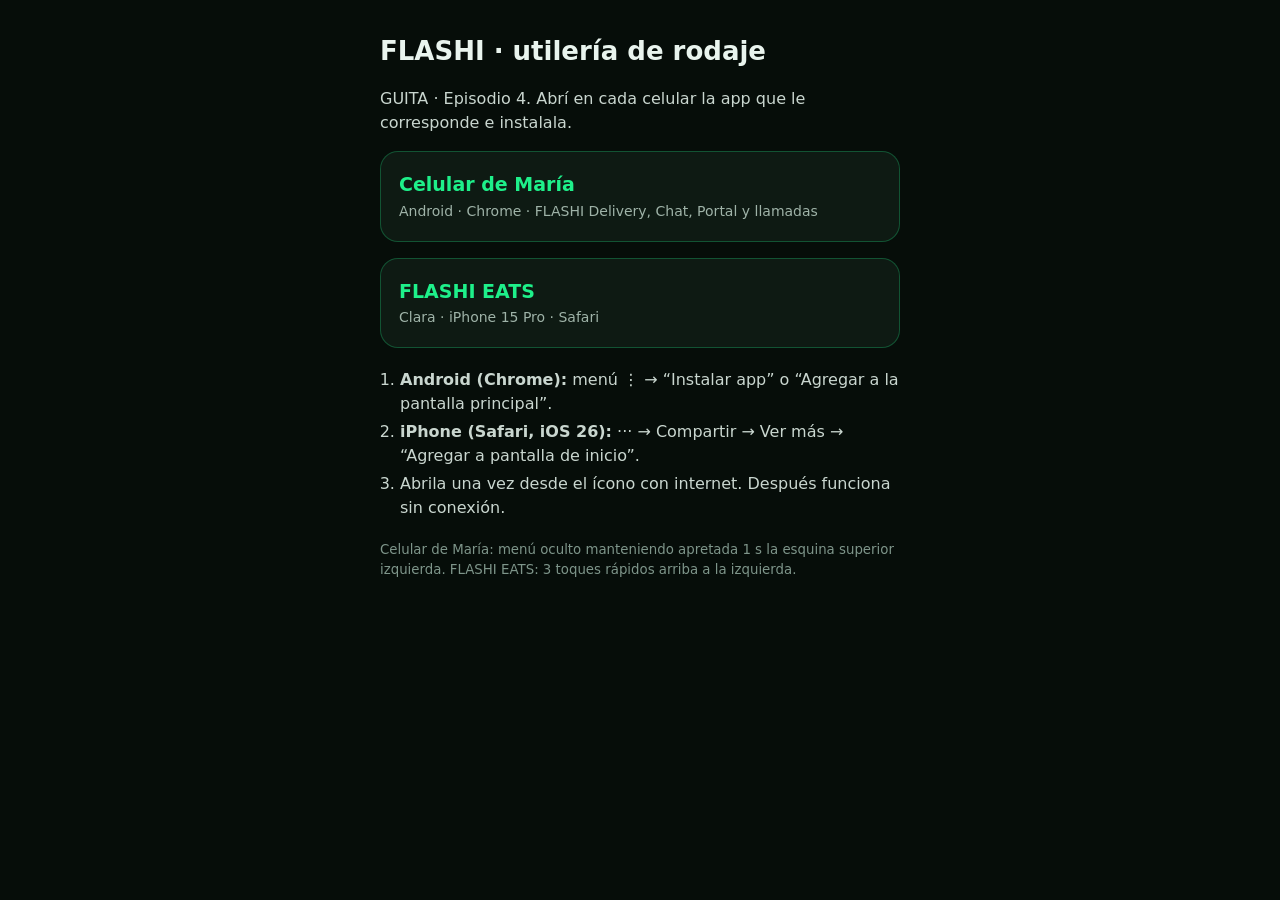
<file: index.html>
<!doctype html>
<html lang="es-AR"><head><meta charset="utf-8"><meta name="viewport" content="width=device-width,initial-scale=1,viewport-fit=cover"><meta name="theme-color" content="#060D09"><title>FLASHI · Utilería</title>
<style>:root{color-scheme:dark}body{margin:0;background:#060D09;color:#E9F4EE;font:16px/1.5 system-ui,-apple-system,Roboto,sans-serif;padding:32px 16px 48px}main{max-width:520px;margin:0 auto;display:flex;flex-direction:column;gap:16px}h1{font-size:26px;margin:0}p{margin:0;color:#C9D6CF}a.c{display:block;text-decoration:none;color:inherit;background:#0E1A13;border:1px solid #1EF08A44;border-radius:18px;padding:18px}a.c b{display:block;font-size:19px;color:#1EF08A}a.c span{font-size:14px;color:#9FB3A8}ol{margin:0;padding-left:20px;color:#C9D6CF}li{margin:4px 0}small{color:#7E958A}</style></head>
<body><main><h1>FLASHI · utilería de rodaje</h1><p>GUITA · Episodio 4. Abrí en cada celular la app que le corresponde e instalala.</p>
<a class="c" href="maria/"><b>Celular de María</b><span>Android · Chrome · FLASHI Delivery, Chat, Portal y llamadas</span></a>
<a class="c" href="eats.html"><b>FLASHI EATS</b><span>Clara · iPhone 15 Pro · Safari</span></a>
<ol><li><b>Android (Chrome):</b> menú ⋮ → “Instalar app” o “Agregar a la pantalla principal”.</li><li><b>iPhone (Safari, iOS 26):</b> ··· → Compartir → Ver más → “Agregar a pantalla de inicio”.</li><li>Abrila una vez desde el ícono con internet. Después funciona sin conexión.</li></ol>
<small>Celular de María: menú oculto manteniendo apretada 1 s la esquina superior izquierda. FLASHI EATS: 3 toques rápidos arriba a la izquierda.</small></main>
<script>if('serviceWorker' in navigator){addEventListener('load',function(){navigator.serviceWorker.register('sw.js').catch(function(){});});}</script>
</body></html>
</file>
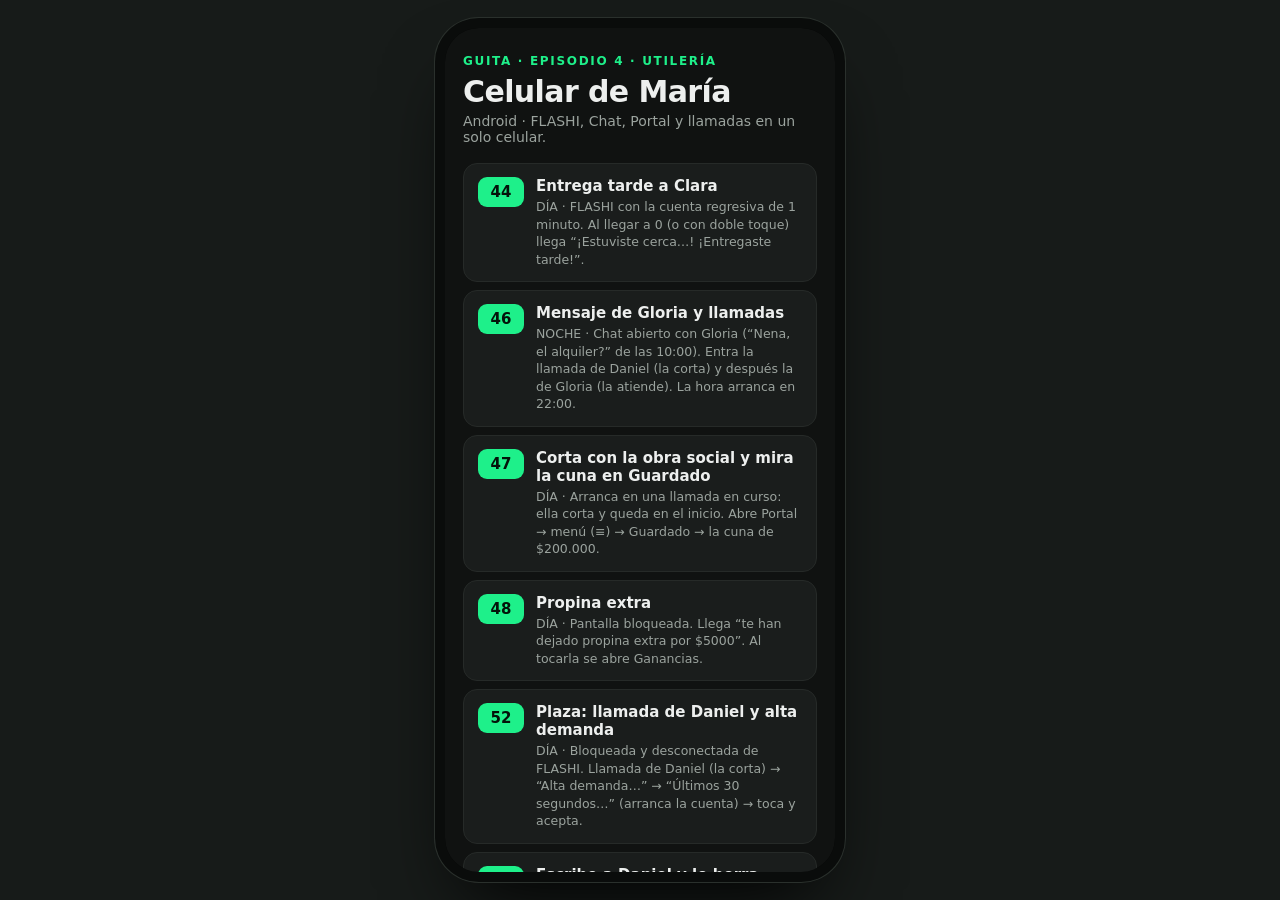
<file: delivery/index.html>
<!doctype html>
<html lang="es-AR">
<head>
<meta charset="utf-8">
<meta name="viewport" content="width=device-width, initial-scale=1, maximum-scale=1, user-scalable=no, viewport-fit=cover">
<title>FLASHI · Celular de María</title>
<meta name="description" content="GUITA · Episodio 4 · utilería digital para rodaje (celular de María)">
<meta name="theme-color" content="#000000">
<meta name="mobile-web-app-capable" content="yes">
<meta name="format-detection" content="telephone=no">
<link rel="manifest" href="manifest.webmanifest">
<link rel="icon" type="image/png" href="icons/icon-192.png">
<link rel="apple-touch-icon" href="icons/apple-touch-icon.png">
<link rel="stylesheet" href="css/app.css">
<link rel="stylesheet" href="css/flashi.css">
<link rel="stylesheet" href="css/chat.css">
<link rel="stylesheet" href="css/portal.css">
</head>
<body>
  <div id="device" data-tone="light"></div>
  <script src="js/config.js"></script>
  <script src="js/core.js"></script>
  <script src="js/flashi.js"></script>
  <script src="js/chat.js"></script>
  <script src="js/portal.js"></script>
  <script src="js/home.js"></script>
  <script src="js/scenes.js"></script>
  <script>
    PHONE.boot();
    if ('serviceWorker' in navigator) addEventListener('load', () => navigator.serviceWorker.register('sw.js').catch(() => {}));
  </script>
</body>
</html>
</file>
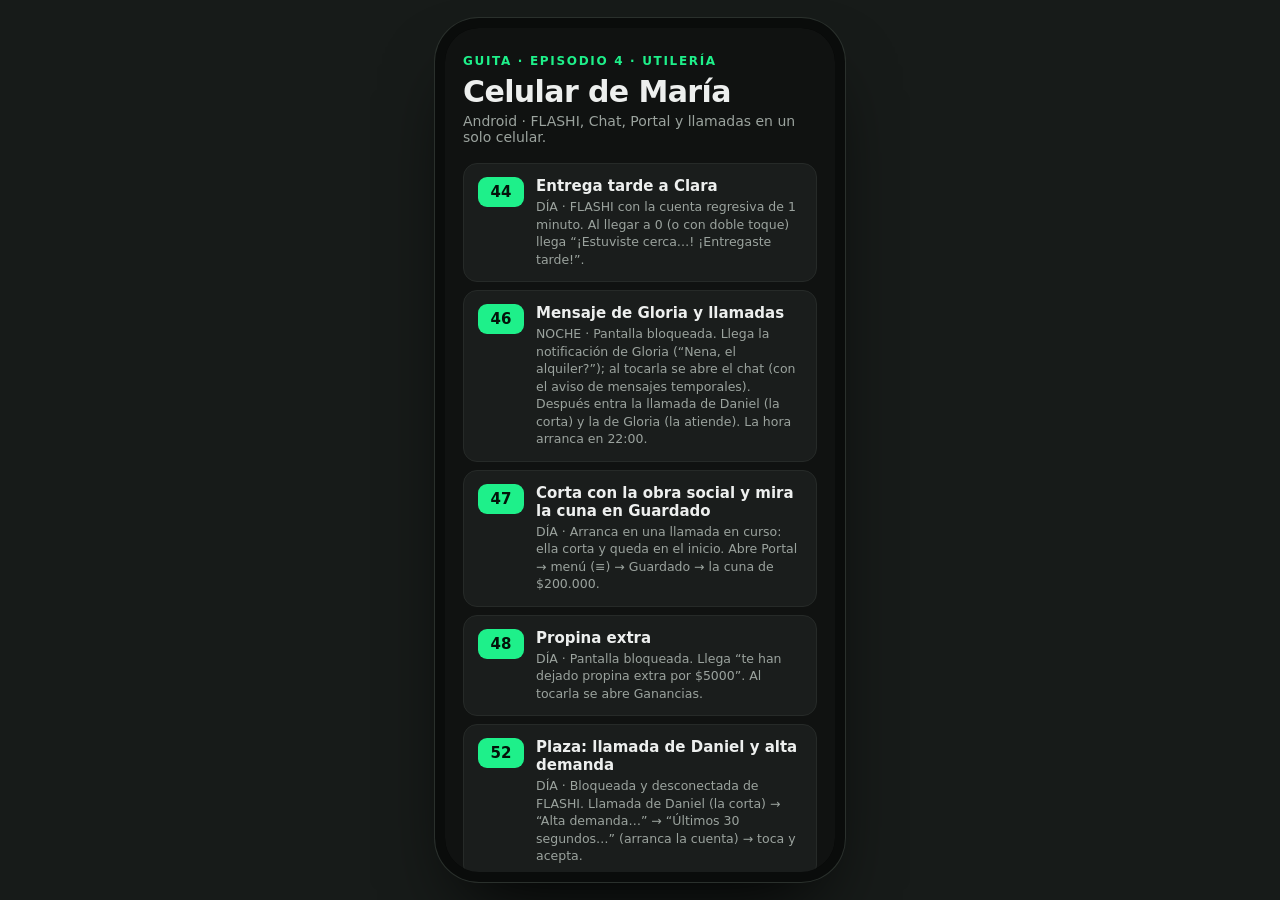
<file: maria/index.html>
<!doctype html>
<html lang="es-AR">
<head>
<meta charset="utf-8">
<meta name="viewport" content="width=device-width, initial-scale=1, maximum-scale=1, user-scalable=no, viewport-fit=cover">
<title>FLASHI · Celular de María</title>
<meta name="description" content="GUITA · Episodio 4 · utilería digital para rodaje (celular de María)">
<meta name="theme-color" content="#000000">
<meta name="mobile-web-app-capable" content="yes">
<meta name="format-detection" content="telephone=no">
<link rel="manifest" href="manifest.webmanifest">
<link rel="icon" type="image/png" href="icons/icon-192.png">
<link rel="apple-touch-icon" href="icons/apple-touch-icon.png">
<link rel="stylesheet" href="css/app.css">
<link rel="stylesheet" href="css/flashi.css">
<link rel="stylesheet" href="css/chat.css">
<link rel="stylesheet" href="css/portal.css">
</head>
<body>
  <div id="device" data-tone="light"></div>
  <script src="js/config.js"></script>
  <script src="js/core.js"></script>
  <script src="js/flashi.js"></script>
  <script src="js/chat.js"></script>
  <script src="js/portal.js"></script>
  <script src="js/home.js"></script>
  <script src="js/scenes.js"></script>
  <script>
    PHONE.boot();
    if ('serviceWorker' in navigator) {
      addEventListener('load', () => navigator.serviceWorker.register('sw.js').then((r) => r.update()).catch(() => {}));
      // Cuando se instala una versión nueva: si no hay ninguna escena en curso, recarga sola; si hay, avisa en el menú
      let hadController = !!navigator.serviceWorker.controller;
      navigator.serviceWorker.addEventListener('controllerchange', () => {
        if (!hadController) { hadController = true; return; }
        if (PHONE.R.scene) PHONE.updateReady = true; else location.reload();
      });
    }
  </script>
</body>
</html>
</file>
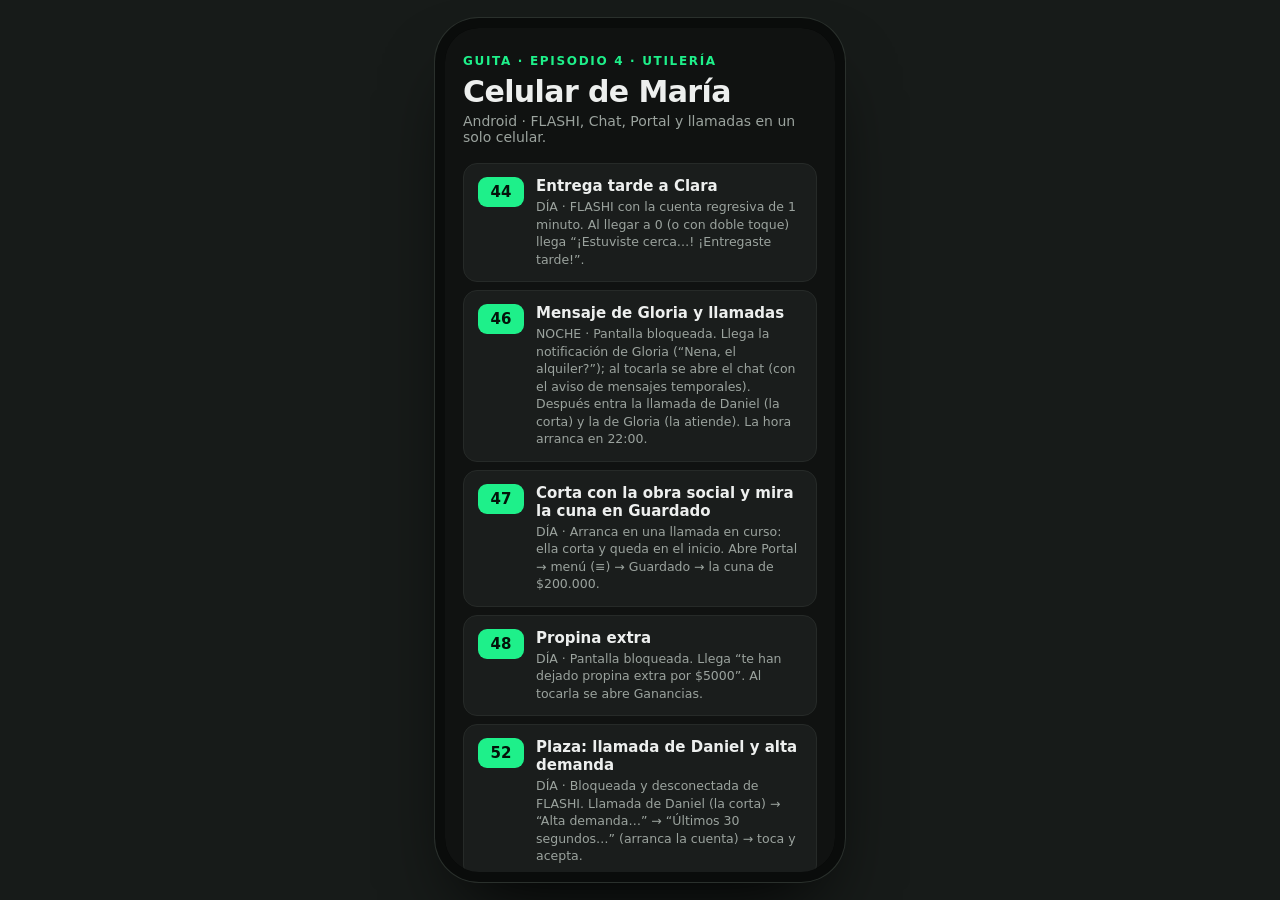
<file: delivery.html>
<!doctype html>
<html lang="es-AR"><head><meta charset="utf-8">
<meta name="viewport" content="width=device-width,initial-scale=1">
<meta http-equiv="refresh" content="0; url=maria/">
<title>FLASHI · Celular de María</title>
<style>body{margin:0;background:#060D09;color:#E9F4EE;font:16px system-ui,sans-serif;display:grid;place-items:center;height:100vh;text-align:center;padding:20px}a{color:#1EF08A}</style>
</head><body>
<p>La app de María se mudó a <a href="maria/">maria/</a>.<br>Si la tenías instalada, borrala del celular e instalala de nuevo desde ese link.</p>
<script>location.replace('maria/');</script>
</body></html>
</file>
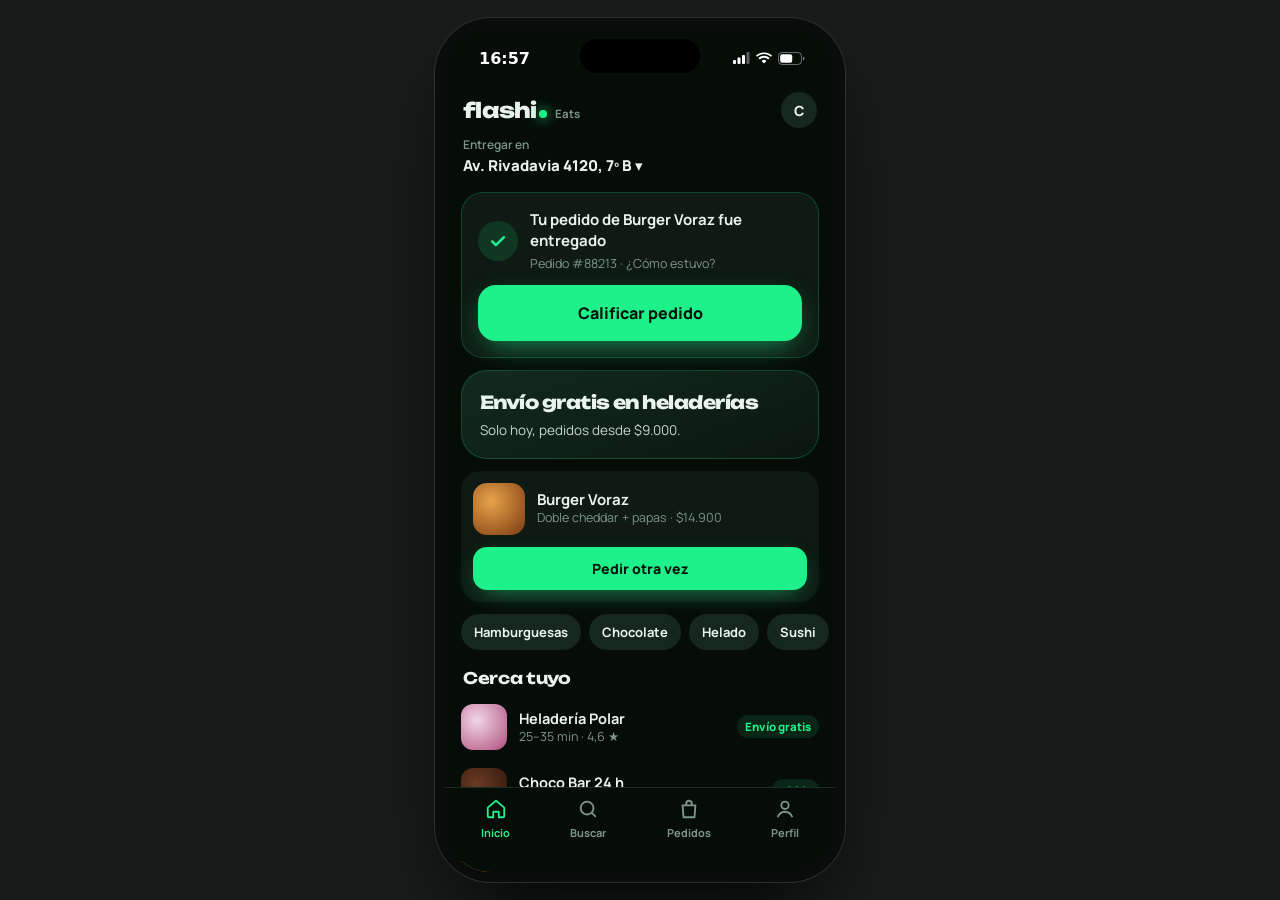
<file: eats.html>
<!doctype html>
<html lang="es"><head>
<meta charset="utf-8">
<meta name="viewport" content="width=device-width,initial-scale=1,maximum-scale=1,user-scalable=no,viewport-fit=cover">
<meta name="theme-color" content="#060D09">
<meta name="mobile-web-app-capable" content="yes">
<meta name="apple-mobile-web-app-capable" content="yes">
<meta name="apple-mobile-web-app-status-bar-style" content="black-translucent">
<meta name="apple-mobile-web-app-title" content="FLASHI EATS">
<link rel="manifest" href="eats.webmanifest">
<link rel="icon" href="eats-192.png">
<link rel="apple-touch-icon" href="eats-apple.png">
<title>FLASHI EATS</title>
</head><body>
<style>
@font-face{font-family:Unbounded;font-style:normal;font-weight:500;font-display:block;src:url([data-uri]) format('woff2')}
@font-face{font-family:Unbounded;font-style:normal;font-weight:700;font-display:block;src:url([data-uri]) format('woff2')}
@font-face{font-family:Unbounded;font-style:normal;font-weight:800;font-display:block;src:url([data-uri]) format('woff2')}
@font-face{font-family:Manrope;font-style:normal;font-weight:400;font-display:block;src:url([data-uri]) format('woff2')}
@font-face{font-family:Manrope;font-style:normal;font-weight:500;font-display:block;src:url([data-uri]) format('woff2')}
@font-face{font-family:Manrope;font-style:normal;font-weight:600;font-display:block;src:url([data-uri]) format('woff2')}
@font-face{font-family:Manrope;font-style:normal;font-weight:700;font-display:block;src:url([data-uri]) format('woff2')}
@font-face{font-family:Manrope;font-style:normal;font-weight:800;font-display:block;src:url([data-uri]) format('woff2')}
</style>
<style>
/* ================= FLASHI · núcleo (dirección A · Pulso) ================= */
:root{
  --bg:#060D09;--s1:#0E1A13;--s2:#16271D;--s3:#1F3528;--ln:#1B2E22;
  --g:#1EF08A;--gd:#10B865;--gi:#03140A;--r:#FF2B4A;--rd:#B3142B;
  --tx:#E9F4EE;--tx2:#C9D6CF;--mu:#7E958A;
  --fd:Unbounded,system-ui,sans-serif;--fb:Manrope,system-ui,sans-serif;
  --sbh:30px;--sbb:0px;
  color-scheme:dark;
}
*{box-sizing:border-box}
html,body{height:100%;margin:0;background:#050807}
/* iOS 26 instalado: 100% queda corto por el alto de la barra de estado y deja una franja abajo */
@media (display-mode: standalone){html,body{height:100lvh}}
body{overflow:hidden;overscroll-behavior:none;-webkit-user-select:none;user-select:none;-webkit-touch-callout:none;-webkit-tap-highlight-color:transparent;touch-action:manipulation;font-family:var(--fb);color:var(--tx);-webkit-font-smoothing:antialiased}
button{font:inherit;color:inherit;background:none;border:0;padding:0;cursor:pointer}
#device{position:relative;width:100%;height:100%;overflow:hidden;background:var(--bg);isolation:isolate}
body.framed{display:grid;place-items:center;background:#171b19}
body.framed #device{width:390px;height:min(844px,calc(100% - 40px));border-radius:46px;box-shadow:0 0 0 10px #0a0c0b,0 0 0 11px #2a302c,0 40px 80px -20px #000}
body.framed.android #device{border-radius:34px}
.num{font-variant-numeric:tabular-nums}

/* ---------- pantallas ---------- */
.scr{position:absolute;inset:0;display:flex;flex-direction:column;padding-top:var(--sbh);padding-bottom:var(--sbb);overflow-y:auto;overflow-x:hidden;scrollbar-width:none;background:var(--bg)}
.scr::-webkit-scrollbar{display:none}
.scr>*:not(.map):not(.spacer){flex-shrink:0}
.scr.enter{animation:scrIn .28s ease-out}
@keyframes scrIn{from{opacity:.4;transform:translateY(8px)}to{opacity:1;transform:none}}

/* ---------- barra de estado falsa ---------- */
.sbar{position:absolute;top:0;left:0;right:0;height:var(--sbh);display:flex;align-items:center;justify-content:space-between;padding:0 20px;z-index:90;color:#fff;pointer-events:none;font-family:Roboto,"Google Sans",system-ui,sans-serif;font-size:13.5px;font-weight:500}
.sbar .ic{display:flex;align-items:center;gap:6px}
.sbar svg{display:block}
.sbar .pct{font-size:12.5px}
.ios .sbar{font-family:-apple-system,"SF Pro Text",system-ui,sans-serif;font-weight:600;font-size:16px;padding:6px 30px 0 34px;align-items:center}
.ios .sbar .isl{position:absolute;left:50%;top:11px;transform:translateX(-50%);width:120px;height:34px;border-radius:20px;background:#000}
.hidebar .sbar{display:none}

/* ---------- zonas ocultas ---------- */
.hz{position:absolute;z-index:200;background:transparent}
.hz.menu{left:0;top:0;width:96px;height:calc(var(--sbh) + 52px)}
.hz.cue{right:0;bottom:0;width:76px;height:76px}
body.debugzones .hz{background:#ff00ff33;outline:1px dashed #f0f}

/* ---------- elementos comunes app ---------- */
.top{display:flex;justify-content:space-between;align-items:center;padding:10px 18px 8px;flex:none}
.logo{font-family:var(--fd);font-weight:800;font-size:21px;letter-spacing:-.035em;display:flex;align-items:center;gap:0}
.logo i{display:inline-block;width:8px;height:8px;background:var(--g);border-radius:50%;margin:8px 0 0 2px;box-shadow:0 0 12px var(--g)}
.logo small{font-family:var(--fb);font-weight:700;font-size:11.5px;color:var(--mu);margin:6px 0 0 8px;letter-spacing:0}
.chip{font-size:12px;font-weight:800;padding:7px 12px;border-radius:99px;background:#1EF08A1c;color:var(--g);display:inline-flex;align-items:center;gap:6px}
.chip.off{background:#FF2B4A1f;color:var(--r)}
.chip.neutral{background:var(--s2);color:var(--tx)}
.dot{width:7px;height:7px;border-radius:50%;background:currentColor;box-shadow:0 0 8px currentColor}
.card{background:var(--s1);border-radius:20px;padding:14px 16px}
.pad{padding:0 16px}
.stack{display:flex;flex-direction:column;gap:10px}
.lbl{font-size:11px;font-weight:700;letter-spacing:.08em;text-transform:uppercase;color:var(--mu)}
.btn{display:block;width:100%;padding:17px;border-radius:18px;background:var(--g);color:var(--gi);font-weight:800;text-align:center;font-size:16px;box-shadow:0 10px 30px -10px #1EF08Aaa;transition:transform .1s}
.btn:active{transform:scale(.98)}
.btn.ghost{background:transparent;border:1.5px solid var(--g);color:var(--g);box-shadow:none}
.btn.red{background:var(--r);color:#fff;box-shadow:0 10px 30px -10px #FF2B4Aaa}
.btn.dim{background:var(--s2);color:var(--tx);box-shadow:none}
.fine{text-align:center;font-size:12px;color:var(--mu)}
.big{font-family:var(--fd);font-weight:800;letter-spacing:-.03em;line-height:1}
.green{color:var(--g)} .red{color:var(--r)}
.glowg{text-shadow:0 0 24px #1EF08A77} .glowr{text-shadow:0 0 24px #FF2B4A88}
.spacer{flex:1 1 auto;min-height:12px}
.tabs{display:flex;justify-content:space-around;padding:10px 6px calc(12px + var(--tabpad,0px));font-size:11px;font-weight:700;flex:none;border-top:1px solid var(--ln);background:var(--bg);position:sticky;bottom:0;margin-top:auto}
.tabs span{display:flex;flex-direction:column;align-items:center;gap:5px;color:var(--mu)}
.tabs span.on{color:var(--g)}
.tabs svg{width:22px;height:22px}
.alertbox{padding:12px 14px;border-radius:16px;background:linear-gradient(135deg,#FF2B4A33,#FF2B4A0d);border:1px solid #FF2B4A66;font-size:13px;line-height:1.45;color:var(--tx)}
.alertbox b{display:block;color:var(--r);font-size:13.5px;margin-bottom:2px}
.pulse-r{animation:pr 1s ease-in-out infinite}
@keyframes pr{50%{opacity:.35}}

/* ---------- mapa ---------- */
.map{position:relative;flex:1 1 auto;min-height:260px;overflow:hidden;background:#07110B}
.map svg{position:absolute;inset:0;width:100%;height:100%}
.map .me{position:absolute;width:22px;height:22px;border-radius:50%;background:var(--g);border:4px solid #06140c;box-shadow:0 0 0 6px #1EF08A33,0 0 24px var(--g);transform:translate(-50%,-50%);transition:left 1.2s ease,top 1.2s ease}
.map .pin{position:absolute;transform:translate(-50%,-100%);width:30px;height:40px}
.map .me::after{content:"";position:absolute;inset:-14px;border-radius:50%;border:2px solid #1EF08A66;animation:ping 1.8s ease-out infinite}
@keyframes ping{from{transform:scale(.5);opacity:1}to{transform:scale(1.6);opacity:0}}

/* ---------- timers ---------- */
.ring{--p:100;border-radius:50%;background:conic-gradient(var(--r) calc(var(--p)*1%),var(--s2) 0);display:grid;place-items:center;box-shadow:0 0 44px -8px #FF2B4Aaa}
.ring>div{border-radius:50%;background:var(--bg);display:flex;flex-direction:column;align-items:center;justify-content:center;gap:2px}
.tbar{height:6px;border-radius:6px;background:#00000055;overflow:hidden}
.tbar i{display:block;height:100%;width:calc(var(--p,100)*1%);background:#fff;border-radius:6px;transition:width .25s linear}
.t-zero{animation:pr .8s ease-in-out infinite}

/* ================= NOTIFICACIONES ================= */
.hu{position:absolute;left:10px;right:10px;top:calc(var(--sbh) + 6px);z-index:120;display:flex;flex-direction:column;gap:8px;pointer-events:none}
.hu>*{pointer-events:auto;animation:huIn .38s cubic-bezier(.2,.9,.3,1.2)}
@keyframes huIn{from{transform:translateY(-130%);opacity:0}to{transform:none;opacity:1}}
.hu>.out{animation:huOut .25s ease-in forwards}
@keyframes huOut{to{transform:translateY(-130%);opacity:0}}
/* Android */
.nA{background:#262A28;border-radius:26px;padding:14px 16px 15px;display:grid;grid-template-columns:30px 1fr;column-gap:12px;row-gap:3px;color:#E6E9E7;font-family:Roboto,"Google Sans",system-ui,sans-serif;box-shadow:0 8px 30px -6px #000c}
.nA .ai{grid-row:span 3;width:30px;height:30px;border-radius:50%;display:grid;place-items:center;background:var(--g);color:#06140c}
.nA.hot .ai{background:var(--r);color:#fff}
.nA .ai svg{width:18px;height:18px}
.nA .hd{font-size:12.5px;color:#B8C0BB;display:flex;gap:5px;align-items:center}
.nA .hd b{font-weight:500;color:var(--g)}
.nA.hot .hd b{color:#FF7A8C}
.nA .tt{font-size:15px;font-weight:600;color:#fff;line-height:1.3}
.nA .bd{font-size:14.5px;line-height:1.38;color:#DDE3DF}
/* iOS */
.nI{background:rgba(52,52,54,.72);-webkit-backdrop-filter:blur(26px) saturate(170%);backdrop-filter:blur(26px) saturate(170%);border-radius:24px;padding:13px 15px 14px;display:grid;grid-template-columns:40px 1fr;column-gap:11px;color:#fff;font-family:-apple-system,"SF Pro Text",system-ui,sans-serif;box-shadow:0 10px 30px -8px #0009}
.nI .ai{grid-row:span 3;width:40px;height:40px;border-radius:10px;overflow:hidden;align-self:start}
.nI .ai svg{width:40px;height:40px;display:block}
.nI .hd{display:flex;justify-content:space-between;font-size:15px}
.nI .hd b{font-weight:600}
.nI .hd span{color:#ffffff8c;font-size:14px}
.nI .tt{font-size:15px;font-weight:600;line-height:1.3}
.nI .bd{font-size:15px;line-height:1.33;color:#fff}

/* ================= BLOQUEO ANDROID ================= */
.lockA{position:absolute;inset:0;z-index:80;display:flex;flex-direction:column;background:var(--wall,radial-gradient(120% 70% at 20% 0%,#16362A 0%,#08130E 55%,#050907 100%));background-size:cover;background-position:center;color:#E3F1E8;font-family:Roboto,"Google Sans",system-ui,sans-serif;padding-top:var(--sbh);overflow:hidden}
.lockA::before{content:"";position:absolute;inset:0;background:#0000002e;pointer-events:none}
.lockA>*{position:relative}
.lockA .date{padding:22px 26px 0;font-size:16px;font-weight:500;display:flex;justify-content:space-between;color:#D6E8DC}
.lockA .clock{padding:6px 26px 0;font-size:104px;line-height:.98;font-weight:400;letter-spacing:-2px;color:#CFF3DC;display:flex;flex-direction:column}
.lockA .nl{padding:26px 12px 0;display:flex;flex-direction:column;gap:8px;overflow:hidden}
.lockA .nl .nA{background:#1E2320e8;animation:huIn .38s cubic-bezier(.2,.9,.3,1.2)}
.lockA .foot{margin-top:auto;padding:0 26px calc(22px + env(safe-area-inset-bottom,0px));display:flex;justify-content:space-between;align-items:flex-end}
.lockA .sc{width:56px;height:56px;border-radius:50%;background:#ffffff1f;display:grid;place-items:center}
.lockA .fp{display:flex;flex-direction:column;align-items:center;gap:10px;font-size:12.5px;color:#C9DBD0}
.lockA .fp svg{width:30px;height:30px}

/* ================= BLOQUEO iOS ================= */
.lockI{position:absolute;inset:0;z-index:80;display:flex;flex-direction:column;align-items:center;background:var(--wall,linear-gradient(180deg,#0E2A1E 0%,#0A1B14 40%,#050A08 100%));background-size:cover;background-position:center;color:#fff;font-family:-apple-system,"SF Pro Display",system-ui,sans-serif;padding-top:var(--sbh);overflow:hidden}
.lockI::before{content:"";position:absolute;inset:0;background:linear-gradient(#0000001a,#0000 40%,#00000066);pointer-events:none}
.lockI>*{position:relative}
.lockI .lk{margin-top:10px;width:18px;height:22px;opacity:.95}
.lockI .date{margin-top:8px;font-size:20px;font-weight:600;letter-spacing:.2px;opacity:.9}
.lockI .clock{font-size:96px;font-weight:600;line-height:1;letter-spacing:-1px;margin-top:2px;font-feature-settings:"tnum"}
.lockI .nl{width:100%;padding:0 10px;display:flex;flex-direction:column;gap:8px;margin-top:auto;margin-bottom:26px}
.lockI .nl .nI{animation:huIn .38s cubic-bezier(.2,.9,.3,1.2)}
.lockI .foot{width:100%;display:flex;justify-content:space-between;padding:0 46px 12px}
.lockI .sc{width:50px;height:50px;border-radius:50%;background:#ffffff26;-webkit-backdrop-filter:blur(20px);backdrop-filter:blur(20px);display:grid;place-items:center}
.lockI .hbar{width:136px;height:5px;border-radius:3px;background:#fff;margin:4px 0 calc(8px + env(safe-area-inset-bottom,0px))}
.unlocking{animation:unl .32s ease-in forwards}
@keyframes unl{to{transform:translateY(-100%);opacity:.6}}

/* ================= MENÚ DE CONTROL (no aparece en cámara) ================= */
#menu{position:absolute;inset:0;z-index:500;background:#101211;color:#EDEFEE;font-family:system-ui,-apple-system,Roboto,sans-serif;overflow-y:auto;-webkit-user-select:text;user-select:text;padding:calc(var(--sbh,0px) + 14px) 16px calc(env(safe-area-inset-bottom,0px) + 30px);font-size:14px}
#menu h1{font-size:17px;margin:0;font-weight:800;letter-spacing:-.01em}
#menu h2{font-size:12px;letter-spacing:.1em;text-transform:uppercase;color:#8E9691;margin:22px 0 8px;font-weight:700}
#menu .mh{display:flex;justify-content:space-between;align-items:center;gap:12px;position:sticky;top:calc(-14px - env(safe-area-inset-top,0px));background:#101211;padding:6px 0 10px;z-index:2}
#menu .x{font-size:14px;font-weight:700;padding:9px 14px;border-radius:10px;background:#242826}
#menu .scn{display:flex;flex-direction:column;gap:6px}
#menu .scn button{text-align:left;padding:11px 13px;border-radius:12px;background:#1A1D1C;border:1px solid #262A28;display:flex;flex-direction:column;gap:3px}
#menu .scn button b{font-size:14.5px}
#menu .scn button span{font-size:12.5px;color:#9BA39E;line-height:1.35}
#menu .scn button.sel{border-color:#1EF08A;background:#13241B}
#menu .cues{display:flex;flex-direction:column;gap:6px;counter-reset:c}
#menu .cue{background:#1A1D1C;border:1px solid #262A28;border-radius:12px;padding:10px 12px;display:flex;flex-direction:column;gap:8px}
#menu .cue .row{display:flex;justify-content:space-between;align-items:center;gap:10px}
#menu .cue .row b{font-size:13.5px;font-weight:600}
#menu .cue .row b::before{counter-increment:c;content:counter(c) " · ";color:#1EF08A}
#menu .cue.next{border-color:#1EF08A88}
#menu .cue button{font-size:12.5px;font-weight:700;padding:7px 11px;border-radius:9px;background:#2A2F2C;white-space:nowrap}
#menu textarea,#menu input[type=text],#menu input[type=time],#menu input[type=number]{width:100%;background:#0B0D0C;border:1px solid #2E3431;border-radius:9px;color:#fff;padding:9px 10px;font:14px/1.4 system-ui,sans-serif}
#menu textarea{min-height:58px;resize:vertical}
#menu .f{display:grid;grid-template-columns:1fr 1.2fr;gap:8px 12px;align-items:center}
#menu .f label{color:#B5BCB8;font-size:13px}
#menu .seg{display:flex;background:#0B0D0C;border:1px solid #2E3431;border-radius:10px;padding:3px;gap:3px}
#menu .seg button{flex:1;padding:7px 6px;border-radius:7px;font-size:12.5px;font-weight:700;color:#B5BCB8}
#menu .seg button.on{background:#1EF08A;color:#04130A}
#menu .go{margin-top:18px;width:100%;padding:16px;border-radius:14px;background:#1EF08A;color:#04130A;font-weight:900;font-size:16px}
#menu .sm{font-size:12.5px;color:#8E9691;line-height:1.5}
#menu .help{background:#1A1D1C;border-radius:12px;padding:12px 14px;line-height:1.55;font-size:13px;color:#C9CFCB}
#menu .help b{color:#fff}
#menu .row2{display:flex;gap:8px;flex-wrap:wrap}
#menu .row2 button{padding:9px 12px;border-radius:10px;background:#242826;font-weight:700;font-size:13px}
#menu .now{font-size:12.5px;color:#1EF08A;margin-top:4px}
@media (prefers-reduced-motion:reduce){*{animation-duration:.01ms!important;transition:none!important}}

/* ===== FLASHI EATS (Clara) ===== */
.avatar{width:36px;height:36px;border-radius:50%;background:var(--s2);display:grid;place-items:center;font-weight:800;font-size:14px}
.loc{padding:0 18px 4px;font-size:12px;color:var(--mu);font-weight:600}
.loc b{display:block;color:var(--tx);font-size:15px;margin-top:2px;font-weight:800}
.deliv{margin:12px 16px 0;border-radius:22px;padding:16px;background:var(--s1);border:1px solid #1EF08A33;display:flex;flex-direction:column;gap:12px}
.deliv .r{display:flex;gap:12px;align-items:center}
.deliv .ok{width:40px;height:40px;border-radius:50%;background:#1EF08A22;display:grid;place-items:center;flex:none;color:var(--g)}
.deliv b{display:block;font-size:15px}
.deliv span{font-size:12.5px;color:var(--mu)}
.promo{margin:12px 16px 0;padding:18px;border-radius:26px;background:radial-gradient(90% 90% at 100% 0%,#1EF08A55,transparent 60%),linear-gradient(160deg,#10301E,#0A1710);border:1px solid #1EF08A33;position:relative;overflow:hidden;display:flex;flex-direction:column;gap:4px}
.promo .tag{align-self:flex-start;font-size:12px;font-weight:800;color:#fff;background:var(--r);padding:6px 11px;border-radius:99px;box-shadow:0 0 20px #FF2B4Aaa;margin-bottom:6px}
.promo h4{font-family:var(--fd);font-weight:800;font-size:22px;margin:4px 0 0;line-height:1.1;letter-spacing:-.03em}
.promo .big{font-size:50px;color:var(--g);text-shadow:0 0 26px #1EF08A77;margin:4px 0}
.promo p{font-size:13.5px;color:var(--tx2);margin:0 0 10px;line-height:1.4}
.promo.soft{background:linear-gradient(160deg,#122A1D,#0B1711)}
.promo.soft h4{font-size:18px}
.last{margin:12px 16px 0;padding:12px;border-radius:20px;background:var(--s1);display:flex;flex-wrap:wrap;gap:12px;align-items:center}
.thumb{width:52px;height:52px;border-radius:14px;flex:none;background:radial-gradient(circle at 35% 35%,#E8A34A,#7A3A12)}
.th2{background:radial-gradient(circle at 35% 35%,#F2D6E6,#B0507F)}
.th3{background:radial-gradient(circle at 35% 35%,#6B3A22,#2A140B)}
.th4{background:radial-gradient(circle at 35% 35%,#F4C95D,#B23A1E)}
.last div{flex:1;min-width:0;font-size:12.5px;color:var(--mu);line-height:1.35}
.last div b{display:block;color:var(--tx);font-size:15px}
.sbtn{flex-basis:100%;text-align:center;padding:12px;border-radius:14px;background:var(--g);color:var(--gi);font-weight:800;font-size:14px;box-shadow:0 8px 24px -10px #1EF08Aaa}
.sect{padding:18px 18px 8px;font-family:var(--fd);font-weight:700;font-size:16px;letter-spacing:-.02em}
.cats{display:flex;gap:8px;padding:12px 16px 0;overflow-x:auto;scrollbar-width:none}
.cats::-webkit-scrollbar{display:none}
.cats span{font-size:13px;font-weight:700;padding:9px 13px;border-radius:99px;background:var(--s2);white-space:nowrap}
.rlist{display:flex;flex-direction:column;gap:2px;padding:0 16px}
.rlist div{display:flex;gap:12px;align-items:center;padding:8px 0}
.rlist .thumb{width:46px;height:46px;border-radius:12px}
.rlist p{margin:0;flex:1;font-size:12.5px;color:var(--mu)}
.rlist p b{display:block;color:var(--tx);font-size:14.5px}
.rlist em{font-style:normal;font-size:11.5px;font-weight:800;color:var(--g);background:#1EF08A1a;padding:4px 8px;border-radius:99px}
/* calificación */
.hdr{display:flex;align-items:center;gap:10px;padding:8px 16px 10px}
.hdr .bk{width:38px;height:38px;border-radius:50%;background:var(--s2);display:grid;place-items:center;font-size:22px;font-weight:700;line-height:1}
.hdr h2{margin:0;font-size:18px;font-weight:800}
.ordc{margin:4px 16px 0;display:flex;gap:12px;align-items:center}
.ordc div{flex:1;font-size:12.5px;color:var(--mu);line-height:1.4}
.ordc div b{display:block;color:var(--tx);font-size:15px}
.q{padding:22px 18px 8px;font-family:var(--fd);font-weight:700;font-size:19px;letter-spacing:-.02em;text-align:center}
.stars{display:flex;justify-content:center;gap:10px;padding:6px 0 4px}
.stars button{width:46px;height:46px;color:var(--s3)}
.stars button.on{color:#FFB020;filter:drop-shadow(0 0 10px #FFB02088)}
.stars svg{width:100%;height:100%}
.slabel{text-align:center;font-size:13px;color:var(--mu);font-weight:700;min-height:18px}
.chips{display:flex;flex-wrap:wrap;gap:8px;padding:14px 16px 0;justify-content:center}
.chips button{padding:10px 14px;border-radius:99px;background:var(--s2);font-size:13.5px;font-weight:700;border:1.5px solid transparent}
.chips button.on{background:#FF2B4A22;border-color:var(--r);color:#fff}
.sum{margin:16px 16px 0;display:flex;flex-direction:column;gap:10px}
.sum .r{display:flex;justify-content:space-between;font-size:14px}
.sum .r span{color:var(--tx2)}
.sum .tot{border-top:1px solid var(--ln);padding-top:10px;font-weight:800;font-size:16px}
.sum .tot b{font-family:var(--fd)}
/* seguimiento */
.eta{padding:4px 18px 0}
.eta .big{font-size:44px;margin-top:4px}
.eta .sub{font-size:13px;color:var(--tx2);margin-top:6px}
.steps{display:grid;grid-template-columns:repeat(4,1fr);gap:6px;padding:14px 18px 12px}
.steps i{height:5px;border-radius:3px;background:var(--s2)}
.steps i.on{background:var(--g);box-shadow:0 0 10px #1EF08A99}
.steps i.now{animation:pr 1.2s ease-in-out infinite}
.rider{display:flex;gap:12px;align-items:center}
.rider .avatar{width:48px;height:48px;background:linear-gradient(135deg,#1EF08A,#0B5F35);color:var(--gi);font-size:18px}
.rider div{flex:1;font-size:12.5px;color:var(--mu)}
.rider div b{display:block;color:var(--tx);font-size:16px}
.rider em{font-style:normal;font-weight:800;color:#FFB020;font-size:13px}
.arrived{color:var(--g)}
.waiting{display:inline-flex;gap:6px;align-items:center;margin-top:8px;background:#FF2B4A22;color:#FF8A9A;border-radius:99px;padding:6px 11px;font-size:12.5px;font-weight:800}
/* chat genérico (no es de FLASHI) */
.chat{position:absolute;inset:0;display:flex;flex-direction:column;background:#0B0B0D;font-family:-apple-system,"SF Pro Text",system-ui,sans-serif}
.chat .ch{display:flex;align-items:center;gap:10px;padding:calc(var(--sbh) + 8px) 14px 10px;background:#161618;border-bottom:1px solid #222}
.chat .ch .bk{color:#4F8EF7;font-size:30px;line-height:1;font-weight:300;padding:0 4px}
.chat .ch .av{width:38px;height:38px;border-radius:50%;background:linear-gradient(135deg,#C98BB0,#7C4B7A);display:grid;place-items:center;font-weight:700;color:#fff}
.chat .ch b{display:block;font-size:16px;font-weight:600;color:#fff}
.chat .ch span{font-size:12.5px;color:#8E8E93}
.chat .body{flex:1;overflow:auto;padding:14px 12px;display:flex;flex-direction:column;gap:8px;background:#0B0B0D}
.chat .day{align-self:center;font-size:12px;color:#8E8E93;background:#1C1C1E;padding:4px 10px;border-radius:9px;margin:6px 0}
.chat .m{max-width:78%;padding:8px 11px 6px;border-radius:17px;font-size:15.5px;line-height:1.32;color:#fff;position:relative}
.chat .m small{display:block;text-align:right;font-size:11px;color:#ffffff88;margin-top:2px}
.chat .in{align-self:flex-start;background:#26252A;border-bottom-left-radius:5px}
.chat .out{align-self:flex-end;background:#2B5CD8;border-bottom-right-radius:5px}
.chat .aud{display:flex;align-items:center;gap:10px;min-width:240px;padding:9px 11px 6px}
.chat .play{width:36px;height:36px;border-radius:50%;background:#ffffff1f;display:grid;place-items:center;flex:none}
.chat .wave{display:flex;align-items:center;gap:2px;height:28px;flex:1}
.chat .wave i{width:3px;border-radius:2px;background:#ffffff55;flex:none}
.chat .wave i.p{background:#fff}
.chat .adur{font-size:12px;color:#ffffffaa;min-width:30px}
.chat .inp{display:flex;align-items:center;gap:10px;padding:8px 12px calc(10px + var(--tabpad,0px));background:#161618;border-top:1px solid #222}
.chat .inp span{flex:1;background:#0B0B0D;border:1px solid #2C2C2E;border-radius:20px;padding:8px 14px;color:#6D6D72;font-size:15px}
.chat .inp i{width:34px;height:34px;border-radius:50%;background:#2C2C2E;display:grid;place-items:center}
/* compartidos con Delivery */
.acts{display:grid;grid-template-columns:1fr 1fr;gap:8px;margin:10px 16px 0}
.acts span{background:var(--s2);border-radius:14px;padding:11px;text-align:center;font-weight:700;font-size:13px}
.sheet{background:var(--s1);border-radius:26px 26px 0 0;padding:16px 16px calc(18px + var(--tabpad,0px));display:flex;flex-direction:column;gap:6px;margin-top:-22px;position:relative;z-index:2;flex:none}
.sheet .grab{width:40px;height:4px;border-radius:2px;background:var(--s3);align-self:center;margin-bottom:4px}
.sheet .meta{font-size:12.5px;color:var(--mu)}
.bottom{display:flex;flex-direction:column;gap:10px}

</style>
<div id="device"></div>
<script>
/* ================= FLASHI · motor de rodaje =================
   Una app = FLASHI(config). El motor maneja: escenas y momentos (cues),
   pantalla de bloqueo falsa, notificaciones, cuenta regresiva congelable,
   reloj por escena, menú oculto y gestos invisibles. */
(function(){
'use strict';

var ICON = {
  sig:'<svg width="17" height="12" viewBox="0 0 17 12"><rect x="0" y="8" width="3" height="4" rx="1" fill="currentColor"/><rect x="4.5" y="5.5" width="3" height="6.5" rx="1" fill="currentColor"/><rect x="9" y="3" width="3" height="9" rx="1" fill="currentColor"/><rect x="13.5" y="0" width="3" height="12" rx="1" fill="currentColor" opacity=".35"/></svg>',
  wifiA:'<svg width="16" height="13" viewBox="0 0 16 13"><path d="M8 13 0 3.2A12.6 12.6 0 0 1 8 0a12.6 12.6 0 0 1 8 3.2Z" fill="currentColor"/></svg>',
  wifiI:'<svg width="16" height="12" viewBox="0 0 16 12"><path d="M8 11.6 10.4 9a3.4 3.4 0 0 0-4.8 0Z M8 5.8a6 6 0 0 1 4.2 1.7l1.4-1.5A8 8 0 0 0 8 3.7 8 8 0 0 0 2.4 6l1.4 1.5A6 6 0 0 1 8 5.8Z M8 1.9a10 10 0 0 1 7 2.8L16 3.6A11.6 11.6 0 0 0 8 .4 11.6 11.6 0 0 0 0 3.6l1 1.1a10 10 0 0 1 7-2.8Z" fill="currentColor"/></svg>',
  lock:'<svg viewBox="0 0 18 22"><rect x="1" y="9" width="16" height="12.5" rx="3" fill="#fff"/><path d="M4.5 9.5V6.3a4.5 4.5 0 0 1 9 0v3.2" fill="none" stroke="#fff" stroke-width="2.2"/></svg>',
  fp:'<svg viewBox="0 0 24 24" fill="none" stroke="currentColor" stroke-width="1.6" stroke-linecap="round"><path d="M6.5 5.5a8 8 0 0 1 11 0M4.5 10a8.5 8.5 0 0 1 15 0M8 20.5c-1-1.6-1.5-3.5-1.5-5.5a5.5 5.5 0 0 1 11 0v1M12 15v1.5c0 1.8.6 3.4 1.6 4.6M9.3 18.8C9 17.6 9 16.3 9 15a3 3 0 0 1 6 0M17.5 19.5c-.8.3-1.6.5-2.5.5"/></svg>',
  torch:'<svg width="20" height="22" viewBox="0 0 20 22" fill="#fff"><path d="M5 1h10v4l-2.5 4v11a1 1 0 0 1-1 1h-3a1 1 0 0 1-1-1V9L5 5Z" opacity=".95"/></svg>',
  cam:'<svg width="24" height="20" viewBox="0 0 24 20" fill="#fff"><path d="M8 1h8l1.8 2.5H21a2.5 2.5 0 0 1 2.5 2.5v10.5A2.5 2.5 0 0 1 21 19H3A2.5 2.5 0 0 1 .5 16.5V6A2.5 2.5 0 0 1 3 3.5h3.2Z"/><circle cx="12" cy="10.8" r="4.3" fill="#3a3a3c"/></svg>',
  phone:'<svg width="22" height="22" viewBox="0 0 24 24" fill="#E3F1E8"><path d="M6.6 10.8a15 15 0 0 0 6.6 6.6l2.2-2.2c.3-.3.7-.4 1-.2 1.1.4 2.3.6 3.6.6.6 0 1 .4 1 1V20c0 .6-.4 1-1 1A17 17 0 0 1 3 4c0-.6.4-1 1-1h3.5c.6 0 1 .4 1 1 0 1.3.2 2.5.6 3.6.1.3 0 .7-.2 1Z"/></svg>',
  camA:'<svg width="22" height="22" viewBox="0 0 24 24" fill="#E3F1E8"><path d="M9 3 7.2 5H4a2 2 0 0 0-2 2v11a2 2 0 0 0 2 2h16a2 2 0 0 0 2-2V7a2 2 0 0 0-2-2h-3.2L15 3Zm3 14.5a5 5 0 1 1 0-10 5 5 0 0 1 0 10Z"/></svg>'
};

function esc(s){return String(s==null?'':s).replace(/[&<>"]/g,function(c){return {'&':'&amp;','<':'&lt;','>':'&gt;','"':'&quot;'}[c];});}
function pad(n){return (n<10?'0':'')+n;}
function clone(o){return JSON.parse(JSON.stringify(o||{}));}
function isIOSDevice(){var ua=navigator.userAgent||'';return /iPhone|iPad|iPod/.test(ua)||(/Macintosh/.test(ua)&&navigator.maxTouchPoints>1);}

window.FLASHI = function(app){
  var KEY='flashi-'+app.id+'-v1';
  var cfg = load();
  var st = {scene:null,cue:0,screen:app.home,p:{},locked:false,lockN:[],t0:Date.now(),
            timer:{on:false,total:60,left:60,run:false,last:0},seq:0};
  var dev, scrwrap, lockwrap, hu, sbar, menu;

  function defaults(){return {sceneId:app.scenes[0].id,clock:app.clockDefault||'scene',date:app.dateDefault||'lunes, 14 de octubre',
    bar:'auto',banners:'fixed',wall:null,zones:false,data:{},texts:{},sc:{}};}
  function load(){var d=defaults();try{var s=JSON.parse(localStorage.getItem(KEY)||'null');if(s){for(var k in s)d[k]=s[k];}}catch(e){}return d;}
  function save(){try{localStorage.setItem(KEY,JSON.stringify(cfg));}catch(e){}}

  /* ---------- datos y textos ---------- */
  function D(){var o={};for(var k in app.data)o[k]=app.data[k].value;for(var j in cfg.data)if(cfg.data[j]!=='')o[j]=cfg.data[j];return o;}
  function T(key){
    var v = (cfg.texts[key]!=null)?cfg.texts[key]:(app.texts[key]?app.texts[key].value:key);
    var d=D(); return String(v).replace(/\{(\w+)\}/g,function(m,k){return d[k]!=null?d[k]:m;});
  }
  function sceneById(id){for(var i=0;i<app.scenes.length;i++)if(app.scenes[i].id===id)return app.scenes[i];return app.scenes[0];}
  function SC(s){var b={start:s.start||'app',time:s.time||'12:00',batt:s.batt!=null?s.batt:(app.batt||60),dur:s.dur||0,run:s.run||'pause'};
    var o=cfg.sc[s.id]||{};for(var k in o)b[k]=o[k];return b;}

  /* ---------- reloj ---------- */
  function clockStr(){
    if(cfg.clock==='device'){var n=new Date();return pad(n.getHours())+':'+pad(n.getMinutes());}
    var sc=SC(st.scene||app.scenes[0]);var hm=(sc.time||'12:00').split(':');
    var mins=(+hm[0])*60+(+hm[1])+Math.floor((Date.now()-st.t0)/60000);
    mins=((mins%1440)+1440)%1440;return pad(Math.floor(mins/60))+':'+pad(mins%60);
  }
  function batt(){return SC(st.scene||app.scenes[0]).batt;}

  /* ---------- barra de estado ---------- */
  function barVisible(){if(cfg.bar==='on')return true;if(cfg.bar==='off')return false;return !(app.platform==='ios'&&isIOSDevice());}
  function sbarHTML(){
    var b=batt(),low=b<=15;
    if(app.platform==='android'){
      var bat='<svg width="9" height="15" viewBox="0 0 9 15"><rect x="2.5" y="0" width="4" height="2" rx=".6" fill="currentColor"/><rect x=".75" y="1.75" width="7.5" height="12.5" rx="1.6" fill="none" stroke="currentColor" stroke-width="1.5"/><rect x="2" y="'+(3+10*(1-b/100)).toFixed(1)+'" width="5" height="'+(10*b/100).toFixed(1)+'" rx=".6" fill="'+(low?'#FF4D5E':'currentColor')+'"/></svg>';
      return '<span data-clock>'+clockStr()+'</span><span class="ic">'+ICON.wifiA+'<span style="font-size:11.5px">5G</span>'+ICON.sig+bat+'<span class="pct">'+b+'%</span></span>';
    }
    var w=Math.max(2,Math.round(19*b/100));
    var bi='<svg width="27" height="13" viewBox="0 0 27 13"><rect x=".5" y=".5" width="23" height="12" rx="3.6" fill="none" stroke="currentColor" opacity=".4"/><rect x="2.2" y="2.2" width="'+w+'" height="8.6" rx="2" fill="'+(low?'#FF453A':'currentColor')+'"/><path d="M25 4.4v4.2a2.2 2.2 0 0 0 0-4.2Z" fill="currentColor" opacity=".45"/></svg>';
    return '<span data-clock>'+clockStr()+'</span>'+(document.body.classList.contains('framed')?'<span class="isl"></span>':'')+'<span class="ic">'+ICON.sig+ICON.wifiI+bi+'</span>';
  }
  function applyBar(){
    var vis=barVisible();
    dev.classList.toggle('hidebar',!vis);
    // iOS 26+: la barra de estado real aplica un desenfoque (efecto Liquid Glass) ~40pt por debajo
    // del área segura. Con la barra real, bajamos el contenido para que no quede desenfocado.
    var top = vis ? (app.platform==='ios'?'54px':'30px') : (app.platform==='ios'?'calc(env(safe-area-inset-top, 0px) + 42px)':'env(safe-area-inset-top, 0px)');
    dev.style.setProperty('--sbh',top);
    dev.style.setProperty('--tabpad', app.platform==='ios' ? (vis?'20px':'env(safe-area-inset-bottom, 0px)') : '0px');
    sbar.innerHTML=sbarHTML();
  }

  /* ---------- render ---------- */
  function api(){return A;}
  function renderScreen(anim){
    var fn=app.screens[st.screen]||app.screens[app.home];
    var html=fn(A);
    scrwrap.innerHTML='<div class="scr'+(anim?' enter':'')+' s-'+st.screen+'">'+html+'</div>';
    tickTimer(true);tickUp();
  }
  function renderLock(){
    if(!st.locked){lockwrap.innerHTML='';return;}
    var wall = cfg.wall ? 'style="--wall:url('+cfg.wall+') center/cover"' : '';
    var n=st.lockN.map(notifHTML).join('');
    if(app.platform==='android'){
      lockwrap.innerHTML='<div class="lockA" '+wall+' data-lock>'+
        '<div class="date"><span>'+esc(shortDate())+'</span><span></span></div>'+
        '<div class="clock num" data-clockbig></div>'+
        '<div class="nl">'+n+'</div>'+
        '<div class="foot"><span class="sc">'+ICON.phone+'</span><span class="fp">'+ICON.fp+'</span><span class="sc">'+ICON.camA+'</span></div></div>';
    } else {
      lockwrap.innerHTML='<div class="lockI" '+wall+' data-lock>'+
        '<svg class="lk" viewBox="0 0 18 22">'+ICON.lock.replace(/^<svg[^>]*>|<\/svg>$/g,'')+'</svg>'+
        '<div class="date">'+esc(cfg.date)+'</div>'+
        '<div class="clock" data-clockbig></div>'+
        '<div class="nl">'+n+'</div>'+
        '<div class="foot"><span class="sc">'+ICON.torch+'</span><span class="sc">'+ICON.cam+'</span></div><div class="hbar"></div></div>';
    }
    tickClock();
  }
  function shortDate(){ // "lunes, 14 de octubre" -> "lun, 14 oct"
    var m=cfg.date.match(/^(\w+),?\s+(\d+)\s+de\s+(\w+)/i);
    if(!m)return cfg.date; return m[1].slice(0,3)+', '+m[2]+' '+m[3].slice(0,3);
  }
  function renderAll(anim){applyBar();renderScreen(anim);renderLock();}

  /* ---------- notificaciones ---------- */
  function notifHTML(n){
    var ic=app.platform==='android'?app.iconSmall:app.icon;
    var t=n.title?'<div class="tt">'+esc(n.title)+'</div>':'';
    var sub=n.sub?'<div class="bd" style="opacity:.8">'+esc(n.sub)+'</div>':'';
    if(app.platform==='android'){
      return '<div class="nA'+(n.urgent?' hot':'')+'" data-n="'+n.id+'"><span class="ai">'+ic+'</span><div class="hd"><b>'+esc(app.appName)+'</b>·<span>ahora</span></div>'+t+'<div class="bd">'+esc(n.body)+'</div>'+sub+'</div>';
    }
    return '<div class="nI" data-n="'+n.id+'"><span class="ai">'+ic+'</span><div class="hd"><b>'+esc(app.appName)+'</b><span>ahora</span></div>'+t+'<div class="bd">'+esc(n.body)+'</div>'+sub+'</div>';
  }
  var allN={};
  function notify(spec){
    var n={id:'n'+(++st.seq),title:spec.title?T(spec.title):'',body:T(spec.text),sub:spec.sub?T(spec.sub):'',urgent:!!spec.urgent,open:spec.open||null,p:spec.p||null};
    allN[n.id]=n;
    if(st.locked){
      st.lockN.unshift(n);
      var nl=lockwrap.querySelector('.nl');
      if(nl){nl.insertAdjacentHTML('afterbegin',notifHTML(n));}else renderLock();
    } else {
      hu.insertAdjacentHTML('afterbegin',notifHTML(n));
      while(hu.children.length>2)hu.removeChild(hu.lastElementChild);
      if(cfg.banners==='auto'){var id=n.id;setTimeout(function(){dismiss(id);},6000);}
    }
    return n;
  }
  function dismiss(id){var el=hu.querySelector('[data-n="'+id+'"]');if(!el)return;el.classList.add('out');setTimeout(function(){if(el.parentNode)el.parentNode.removeChild(el);},260);}
  function clearBanners(){hu.innerHTML='';}
  function tapNotif(id){
    var n=allN[id];if(!n)return;
    if(st.locked){st.lockN=st.lockN.filter(function(x){return x.id!==id;});unlock(n.open,n.p);return;}
    dismiss(id);if(n.open)go(n.open,n.p);
  }

  /* ---------- navegación ---------- */
  function go(screen,p){if(p)for(var k in p)st.p[k]=p[k];st.screen=screen;
    if(app.onGo)app.onGo(A,screen);
    if(st.locked){st.locked=false;renderLock();}
    renderScreen(true);}
  function unlock(screen,p){
    var el=lockwrap.firstElementChild;
    if(screen){if(p)for(var k in p)st.p[k]=p[k];st.screen=screen;if(app.onGo)app.onGo(A,screen);}
    renderScreen(false);
    if(el){el.classList.add('unlocking');setTimeout(function(){st.locked=false;st.lockN=[];renderLock();},300);}
    else {st.locked=false;renderLock();}
  }
  function lock(){st.locked=true;clearBanners();renderLock();}
  function set(p,rerender){for(var k in p)st.p[k]=p[k];if(rerender!==false&&!st.locked)renderScreen(false);}

  /* ---------- cuenta regresiva ---------- */
  function fmt(sec,mode){sec=Math.max(0,Math.ceil(sec));var m=Math.floor(sec/60),s=sec%60;
    if(mode==='s')return String(sec);if(mode==='mm')return pad(m)+':'+pad(s);return m+':'+pad(s);}
  function timerStart(total,run){var sc=SC(st.scene);st.timer.total=total||sc.dur||60;st.timer.left=st.timer.total;st.timer.on=true;st.timer.run=(run!==false);st.timer.last=performance.now();tickTimer(true);}
  function timerToggle(){if(!st.timer.on)return;if(st.timer.left<=0)return;st.timer.run=!st.timer.run;st.timer.last=performance.now();}
  function tickTimer(force){
    var t=st.timer,now=performance.now();
    if(t.run){t.left-=(now-t.last)/1000;t.last=now;if(t.left<=0){t.left=0;t.run=false;if(app.onTimerZero)app.onTimerZero(A);}}
    var p=t.total?Math.max(0,t.left/t.total*100):0;
    var els=scrwrap.querySelectorAll('[data-t]');
    for(var i=0;i<els.length;i++){var e=els[i];var txt=fmt(t.left,e.getAttribute('data-t'));if(e.textContent!==txt||force)e.textContent=txt;e.classList.toggle('t-zero',t.on&&t.left<=0);}
    var ps=scrwrap.querySelectorAll('[data-tp]');for(var j=0;j<ps.length;j++)ps[j].style.setProperty('--p',p.toFixed(2));
  }
  function tickUp(){var els=scrwrap.querySelectorAll('[data-up]');if(!els.length)return;var since=st.p.upStart||Date.now();var s=Math.floor((Date.now()-since)/1000);
    for(var i=0;i<els.length;i++)els[i].textContent=Math.floor(s/60)+':'+pad(s%60);}
  function tickClock(){var c=clockStr();var a=document.querySelectorAll('[data-clock]');for(var i=0;i<a.length;i++)if(a[i].textContent!==c)a[i].textContent=c;
    var b=lockwrap.querySelector('[data-clockbig]');if(b){if(app.platform==='android'){var h=c.split(':');var html='<span>'+h[0]+'</span><span>'+h[1]+'</span>';if(b.innerHTML!==html)b.innerHTML=html;}else if(b.textContent!==c)b.textContent=c;}}

  /* ---------- escenas y cues ---------- */
  function startScene(id){
    var s=sceneById(id);cfg.sceneId=s.id;save();
    var sc=SC(s);
    st.scene=s;st.cue=0;st.p=clone(s.p);st.t0=Date.now();st.lockN=[];st.seq=st.seq||0;
    st.screen=s.screen||app.home;
    st.timer={on:false,total:sc.dur||60,left:sc.dur||60,run:false,last:performance.now()};
    if(s.timer==='start'){st.timer.on=true;st.timer.run=(sc.run==='run');}
    st.p.upStart=Date.now();
    clearBanners();
    st.locked=(sc.start==='lock');
    if(app.onStart)app.onStart(A,s);
    renderAll(false);
  }
  function runCue(i){
    var s=st.scene,c=s.cues[i];if(!c)return;
    if(c.timer)timerStart(SC(s).dur,true);
    if(c.stopTimer)st.timer.run=false;
    if(c.set)for(var k in c.set)st.p[k]=c.set[k];
    if(c.go){clearBanners();go(c.go,c.p);}else if((c.timer||c.set)&&!st.locked)renderScreen(false);
    if(c.notif)notify(c.notif);
    if(c.fn)c.fn(A);
    st.cue=i+1;
  }
  function nextCue(){if(!st.scene)return;if(st.cue<st.scene.cues.length)runCue(st.cue);}

  /* ---------- gestos ---------- */
  function bindZones(){
    var mz=dev.querySelector('.hz.menu'),cz=dev.querySelector('.hz.cue');
    var taps=[];
    mz.addEventListener('pointerdown',function(e){e.preventDefault();var now=Date.now();taps=taps.filter(function(t){return now-t<700;});taps.push(now);if(taps.length>=3){taps=[];openMenu();}});
    var pend=null,lastTap=0;
    cz.addEventListener('pointerdown',function(e){e.preventDefault();var now=Date.now();
      if(pend&&now-lastTap<320){clearTimeout(pend);pend=null;timerToggle();return;}
      lastTap=now;pend=setTimeout(function(){pend=null;nextCue();},320);});
  }
  function bindDevice(){
    dev.addEventListener('click',function(e){
      var n=e.target.closest('[data-n]');if(n&&!n.closest('#menu')){tapNotif(n.getAttribute('data-n'));return;}
      var a=e.target.closest('[data-act]');if(a&&!a.closest('#menu')){var f=app.actions[a.getAttribute('data-act')];if(f)f(A,a);}
    });
    var y0=null,tgt=null;
    dev.addEventListener('pointerdown',function(e){y0=e.clientY;tgt=e.target;wake();});
    dev.addEventListener('pointerup',function(e){if(y0==null)return;var dy=e.clientY-y0;
      if(st.locked&&tgt&&tgt.closest('[data-lock]')&&dy<-70)unlock();
      var b=tgt&&tgt.closest('.hu [data-n]');if(b&&dy<-30)dismiss(b.getAttribute('data-n'));
      y0=null;});
    document.addEventListener('gesturestart',function(e){e.preventDefault();});
    document.addEventListener('dblclick',function(e){e.preventDefault();},{passive:false});
  }
  var wl=null;function wake(){try{if(!wl&&navigator.wakeLock)navigator.wakeLock.request('screen').then(function(l){wl=l;l.addEventListener('release',function(){wl=null;});}).catch(function(){});}catch(e){}}
  document.addEventListener('visibilitychange',function(){if(document.visibilityState==='visible')wake();});

  /* ================= MENÚ ================= */
  var selId=null,resetArm=false;
  function openMenu(){selId=(st.scene&&st.scene.id)||cfg.sceneId;renderMenu();menu.hidden=false;menu.scrollTop=0;}
  function closeMenu(){menu.hidden=true;if(!st.scene)startScene(cfg.sceneId);}
  function seg(key,val,opts){return '<div class="seg" data-seg="'+key+'">'+opts.map(function(o){return '<button type="button" data-v="'+o[0]+'" class="'+(String(val)===String(o[0])?'on':'')+'">'+o[1]+'</button>';}).join('')+'</div>';}
  function textField(k){var def=app.texts[k];if(!def)return '';var v=(cfg.texts[k]!=null)?cfg.texts[k]:def.value;
    return '<textarea id="tx-'+k+'" data-text="'+k+'" rows="2">'+esc(v)+'</textarea>';}
  function renderMenu(){
    var s=sceneById(selId),sc=SC(s),cur=st.scene&&st.scene.id===s.id;
    var h='<div class="mh"><h1>'+esc(app.appName)+' · Control de rodaje</h1><button class="x" data-m="close">Volver a la app</button></div>';
    h+='<div class="sm">'+(st.scene?'En pantalla: <b style="color:#fff">'+esc(st.scene.name)+'</b> · momento '+Math.min(st.cue+1,st.scene.cues.length)+' de '+st.scene.cues.length+(st.cue>=st.scene.cues.length?' (terminados)':''):'Ninguna escena iniciada')+'</div>';
    h+='<h2>Escena</h2><div class="scn">'+app.scenes.map(function(x){return '<button data-m="sel" data-id="'+x.id+'" class="'+(x.id===s.id?'sel':'')+'"><b>'+esc(x.name)+'</b><span>'+esc(x.desc)+'</span></button>';}).join('')+'</div>';
    h+='<button class="go" data-m="start">Iniciar '+esc(s.short||s.name)+' desde el principio</button>';
    h+='<h2>Momentos (toque abajo a la derecha = siguiente)</h2><div class="cues">'+s.cues.map(function(c,i){
      var keys=[];if(c.notif){if(c.notif.title)keys.push(c.notif.title);keys.push(c.notif.text);if(c.notif.sub)keys.push(c.notif.sub);}
      return '<div class="cue'+(cur&&i===st.cue?' next':'')+'"><div class="row"><b>'+esc(c.label)+'</b><button data-m="fire" data-i="'+i+'">Disparar ya</button></div>'+keys.map(textField).join('')+'</div>';}).join('')+(s.cues.length?'':'<div class="sm">Esta escena no tiene momentos: solo navegación libre.</div>')+'</div>';
    if(s.texts&&s.texts.length){h+='<h2>Textos en pantalla</h2><div class="stack" style="display:flex;flex-direction:column;gap:8px">'+s.texts.map(function(k){return '<label class="sm">'+esc(app.texts[k].label)+'</label>'+textField(k);}).join('')+'</div>';}
    h+='<h2>Ajustes de esta escena</h2><div class="f">';
    h+='<label>Arranca en</label>'+seg('start',sc.start,[['lock','Bloqueo'],['app','App']]);
    h+='<label>Hora de la escena</label><input type="time" id="sc-time" data-sc="time" value="'+esc(sc.time)+'">';
    h+='<label>Batería (%)</label><input type="number" id="sc-batt" data-sc="batt" min="1" max="100" value="'+sc.batt+'">';
    if(s.timer){h+='<label>Cuenta regresiva (seg.)</label><input type="number" id="sc-dur" data-sc="dur" min="1" max="3600" value="'+sc.dur+'">';}
    if(s.timer==='start'){h+='<label>Al iniciar, el timer</label>'+seg('run',sc.run,[['pause','Pausado'],['run','Corriendo']]);}
    h+='</div>';
    h+='<h2>Datos de la ficción</h2><div class="f">'+Object.keys(app.data).map(function(k){var v=cfg.data[k]!=null&&cfg.data[k]!==''?cfg.data[k]:app.data[k].value;return '<label>'+esc(app.data[k].label)+'</label><input type="text" id="dt-'+k+'" data-data="'+k+'" value="'+esc(v)+'">';}).join('')+'</div>';
    h+='<h2>Teléfono</h2><div class="f">';
    h+='<label>Reloj</label>'+seg('clock',cfg.clock,[['scene','Hora de escena'],['device','Del teléfono']]);
    h+='<label>Fecha (bloqueo)</label><input type="text" id="g-date" data-g="date" value="'+esc(cfg.date)+'">';
    h+='<label>Barra de estado falsa</label>'+seg('bar',cfg.bar,[['auto','Auto'],['on','Sí'],['off','No']]);
    h+='<label>Notificaciones en app</label>'+seg('banners',cfg.banners,[['fixed','Quedan fijas'],['auto','Se van a 6 s']]);
    h+='<label>Fondo de bloqueo</label><div class="row2"><label class="x" style="padding:9px 12px;border-radius:10px;background:#242826;font-weight:700;font-size:13px;color:#fff">Elegir imagen<input type="file" accept="image/*" id="g-wall" hidden></label>'+(cfg.wall?'<button data-m="nowall">Quitar</button>':'')+'</div>';
    h+='<label>Mostrar zonas ocultas</label>'+seg('zones',cfg.zones?'1':'0',[['0','No'],['1','Sí (ensayo)']]);
    h+='</div>';
    h+='<h2>Cómo se usa</h2><div class="help">'+
      '<b>Abrir este menú:</b> 3 toques rápidos arriba a la izquierda (sobre el logo o el reloj).<br>'+
      '<b>Siguiente momento:</b> 1 toque en la esquina inferior derecha.<br>'+
      '<b>Congelar / seguir la cuenta regresiva:</b> 2 toques rápidos en la esquina inferior derecha.<br>'+
      '<b>Desbloquear:</b> deslizar hacia arriba en la pantalla de bloqueo, o tocar la notificación.<br>'+
      '<b>Descartar una notificación:</b> deslizarla hacia arriba.'+(app.help?'<br>'+app.help:'')+'</div>';
    h+='<h2>Restablecer</h2><div class="row2"><button data-m="reset">'+(resetArm?'¿Seguro? Tocá de nuevo para borrar todos los ajustes':'Borrar todos los ajustes y textos editados')+'</button></div>';
    menu.innerHTML=h;
  }
  function bindMenu(){
    menu.addEventListener('click',function(e){
      var b=e.target.closest('[data-m]');
      var sg=e.target.closest('[data-seg] button');
      if(sg){var key=sg.parentNode.getAttribute('data-seg'),v=sg.getAttribute('data-v');
        if(key==='start'||key==='run'){cfg.sc[selId]=cfg.sc[selId]||{};cfg.sc[selId][key]=v;}
        else if(key==='zones'){cfg.zones=(v==='1');document.body.classList.toggle('debugzones',cfg.zones);}
        else {cfg[key]=v;}
        save();if(key==='bar'||key==='clock')applyBar();renderMenu();return;}
      if(!b)return;var m=b.getAttribute('data-m');
      if(m==='close')closeMenu();
      else if(m==='sel'){selId=b.getAttribute('data-id');resetArm=false;renderMenu();}
      else if(m==='start'){startScene(selId);menu.hidden=true;}
      else if(m==='fire'){var i=+b.getAttribute('data-i');if(!st.scene||st.scene.id!==selId)startScene(selId);menu.hidden=true;runCue(i);}
      else if(m==='nowall'){cfg.wall=null;save();renderLock();renderMenu();}
      else if(m==='reset'){if(!resetArm){resetArm=true;renderMenu();return;}try{localStorage.removeItem(KEY);}catch(x){}cfg=defaults();resetArm=false;document.body.classList.remove('debugzones');renderAll(false);renderMenu();}
    });
    menu.addEventListener('input',function(e){
      var t=e.target;
      if(t.hasAttribute('data-text')){cfg.texts[t.getAttribute('data-text')]=t.value;save();}
      else if(t.hasAttribute('data-data')){cfg.data[t.getAttribute('data-data')]=t.value;save();}
      else if(t.hasAttribute('data-sc')){var k=t.getAttribute('data-sc');cfg.sc[selId]=cfg.sc[selId]||{};cfg.sc[selId][k]=(k==='time')?t.value:Math.max(1,+t.value||1);save();}
      else if(t.hasAttribute('data-g')){cfg[t.getAttribute('data-g')]=t.value;save();}
    });
    menu.addEventListener('change',function(e){
      var t=e.target;if(t.id==='g-wall'&&t.files&&t.files[0]){shrink(t.files[0],function(url){cfg.wall=url;save();renderLock();renderMenu();});}
      if(t.hasAttribute('data-sc')||t.hasAttribute('data-data')||t.hasAttribute('data-text')){applyBar();if(st.scene&&!st.locked)renderScreen(false);}
    });
  }
  function shrink(file,cb){var r=new FileReader();r.onload=function(){var img=new Image();img.onload=function(){var W=1170,sc=Math.min(1,W/img.width);var c=document.createElement('canvas');c.width=Math.round(img.width*sc);c.height=Math.round(img.height*sc);c.getContext('2d').drawImage(img,0,0,c.width,c.height);cb(c.toDataURL('image/jpeg',.82));};img.src=r.result;};r.readAsDataURL(file);}

  /* ---------- montaje ---------- */
  function framed(){var f=window.matchMedia('(min-width: 700px)').matches&&window.matchMedia('(pointer: fine)').matches;document.body.classList.toggle('framed',f);}
  function mount(){
    document.body.classList.add(app.platform);
    document.body.classList.toggle('debugzones',!!cfg.zones);
    framed();window.addEventListener('resize',function(){framed();applyBar();});
    dev=document.getElementById('device');dev.classList.add(app.platform);
    dev.innerHTML='<div id="scrwrap"></div><div id="lockwrap"></div><div class="hu" id="hu"></div><div class="sbar" id="sbar"></div><div class="hz menu" aria-hidden="true"></div><div class="hz cue" aria-hidden="true"></div><div id="menu" hidden></div>';
    scrwrap=dev.querySelector('#scrwrap');lockwrap=dev.querySelector('#lockwrap');hu=dev.querySelector('#hu');sbar=dev.querySelector('#sbar');menu=dev.querySelector('#menu');
    bindZones();bindDevice();bindMenu();
    startScene(cfg.sceneId);
    setInterval(function(){tickTimer(false);},200);
    setInterval(function(){tickClock();tickUp();},1000);
  }

  var A={st:st,cfg:cfg,T:T,D:D,esc:esc,fmt:fmt,go:go,set:set,notify:notify,lock:lock,unlock:unlock,timerStart:timerStart,
    get timer(){return st.timer;},render:function(){renderScreen(false);},nextCue:nextCue,start:startScene,runCue:runCue,openMenu:openMenu,SC:function(){return SC(st.scene);}};
  Object.defineProperty(A,'p',{get:function(){return st.p;}});
  if(document.readyState==='loading')document.addEventListener('DOMContentLoaded',mount);else mount();
  return A;
};
})();

/* Mapa estilizado compartido (no es un mapa real). */
(function(){
var C=[195,280],ANG=-14*Math.PI/180;
function rot(p){var dx=p[0]-C[0],dy=p[1]-C[1];return [C[0]+dx*Math.cos(ANG)-dy*Math.sin(ANG),C[1]+dx*Math.sin(ANG)+dy*Math.cos(ANG)];}
function along(pts,f){var L=[],tot=0;for(var i=1;i<pts.length;i++){var d=Math.hypot(pts[i][0]-pts[i-1][0],pts[i][1]-pts[i-1][1]);L.push(d);tot+=d;}
  var t=Math.max(0,Math.min(1,f))*tot;for(var j=0;j<L.length;j++){if(t<=L[j]){var r=L[j]?t/L[j]:0;return [pts[j][0]+(pts[j+1][0]-pts[j][0])*r,pts[j][1]+(pts[j+1][1]-pts[j][1])*r];}t-=L[j];}return pts[pts.length-1];}
var ROUTE=[[120,560],[120,280],[280,280],[280,140]];
window.FLASHI_MAP=function(o){
  o=o||{};var prog=o.prog==null?0.18:o.prog;var id='m'+Math.random().toString(36).slice(2,7);
  var g='';
  for(var x=-120;x<=520;x+=80)g+='<line x1="'+x+'" y1="-200" x2="'+x+'" y2="760" stroke="#11201A" stroke-width="11"/>';
  for(var y=-140;y<=700;y+=70)g+='<line x1="-200" y1="'+y+'" x2="600" y2="'+y+'" stroke="#11201A" stroke-width="11"/>';
  g+='<line x1="-200" y1="280" x2="600" y2="280" stroke="#18301F" stroke-width="22"/>';
  g+='<line x1="-220" y1="700" x2="620" y2="-160" stroke="#142A1C" stroke-width="16"/>';
  g+='<rect x="208" y="358" width="64" height="54" rx="6" fill="#0B2616"/>';
  g+='<rect x="48" y="78" width="64" height="54" rx="6" fill="#0B2616"/>';
  var lab='font-family="Manrope,system-ui,sans-serif" font-size="10.5" font-weight="700" fill="#4D6B5A" letter-spacing=".5"';
  g+='<text x="318" y="275" '+lab+'>AV. RIVADAVIA</text>';
  g+='<text x="-30" y="345" '+lab+'>YERBAL</text>';
  g+='<text '+lab+' transform="translate(196 470) rotate(-90)">HIDALGO</text>';
  g+='<text '+lab+' transform="translate(116 540) rotate(-90)">ACOYTE</text>';
  var pts=ROUTE.map(function(p){return p.join(',');}).join(' ');
  var done=[];var tot=ROUTE;// parte recorrida
  g+='<polyline points="'+pts+'" fill="none" stroke="#1EF08A" stroke-width="12" stroke-linejoin="round" opacity=".35" filter="url(#'+id+')"/>';
  g+='<polyline points="'+pts+'" fill="none" stroke="#1EF08A" stroke-width="5" stroke-linejoin="round" stroke-linecap="round"/>';
  var me=rot(along(ROUTE,prog)),pin=rot(ROUTE[ROUTE.length-1]);
  var pinC=o.pinColor||'#FF2B4A';
  var s='<svg viewBox="0 0 390 560" preserveAspectRatio="xMidYMid slice" aria-hidden="true"><defs><filter id="'+id+'" x="-20%" y="-20%" width="140%" height="140%"><feGaussianBlur stdDeviation="5"/></filter>'+
    '<radialGradient id="'+id+'v" cx="50%" cy="45%" r="70%"><stop offset="60%" stop-color="#000" stop-opacity="0"/><stop offset="100%" stop-color="#000" stop-opacity=".65"/></radialGradient></defs>'+
    '<rect width="390" height="560" fill="#07110B"/><g transform="rotate(-14 195 280)">'+g+'</g>'+
    '<g transform="translate('+pin[0].toFixed(1)+' '+pin[1].toFixed(1)+')"><path d="M0 0C-4-8-15-15-15-26a15 15 0 1 1 30 0C15-15 4-8 0 0Z" fill="'+pinC+'" filter="url(#'+id+')" opacity=".7"/><path d="M0 0C-4-8-15-15-15-26a15 15 0 1 1 30 0C15-15 4-8 0 0Z" fill="'+pinC+'"/><circle cy="-26" r="5.5" fill="#fff"/></g>'+
    '<g transform="translate('+me[0].toFixed(1)+' '+me[1].toFixed(1)+')"><circle r="12" fill="none" stroke="#1EF08A" stroke-width="2"><animate attributeName="r" from="10" to="30" dur="1.8s" repeatCount="indefinite"/><animate attributeName="opacity" from=".8" to="0" dur="1.8s" repeatCount="indefinite"/></circle><circle r="10" fill="#1EF08A" stroke="#05120A" stroke-width="4"/></g>'+
    '<rect width="390" height="560" fill="url(#'+id+'v)"/></svg>';
  return s;
};
})();

/* ===== FLASHI EATS · app de Clara (iPhone) ===== */
(function(){
var TAB={
 home:'<svg viewBox="0 0 24 24" fill="none" stroke="currentColor" stroke-width="2" stroke-linejoin="round"><path d="M3 10.5 12 3l9 7.5V20a1 1 0 0 1-1 1h-5v-6H9v6H4a1 1 0 0 1-1-1Z"/></svg>',
 search:'<svg viewBox="0 0 24 24" fill="none" stroke="currentColor" stroke-width="2" stroke-linecap="round"><circle cx="11" cy="11" r="7"/><path d="m20 20-3.5-3.5"/></svg>',
 bag:'<svg viewBox="0 0 24 24" fill="none" stroke="currentColor" stroke-width="2" stroke-linejoin="round"><path d="M5 8h14l-1 13H6Z"/><path d="M9 8V6a3 3 0 0 1 6 0v2"/></svg>',
 user:'<svg viewBox="0 0 24 24" fill="none" stroke="currentColor" stroke-width="2"><circle cx="12" cy="8" r="4"/><path d="M4 21c1.5-4 4.5-6 8-6s6.5 2 8 6"/></svg>'
};
var ICON='<svg viewBox="0 0 64 64"><rect width="64" height="64" fill="#1EF08A"/><text x="14" y="46" font-family="Unbounded,system-ui,sans-serif" font-weight="800" font-size="40" fill="#03140A">f</text><circle cx="45" cy="42" r="6" fill="#03140A"/></svg>';
var STAR='<svg viewBox="0 0 24 24" fill="currentColor"><path d="m12 2.5 2.9 6 6.6.9-4.8 4.6 1.2 6.5L12 17.4l-5.9 3.1 1.2-6.5L2.5 9.4l6.6-.9Z"/></svg>';
var CHECK='<svg width="20" height="20" viewBox="0 0 24 24" fill="none" stroke="currentColor" stroke-width="3" stroke-linecap="round" stroke-linejoin="round"><path d="m5 12.5 4.5 4.5L19 7.5"/></svg>';
var PLAY='<svg width="14" height="16" viewBox="0 0 14 16" fill="#fff"><path d="M1 1.5v13a1 1 0 0 0 1.5.9l11-6.5a1 1 0 0 0 0-1.8l-11-6.5A1 1 0 0 0 1 1.5Z"/></svg>';
var PAUSE='<svg width="14" height="16" viewBox="0 0 14 16" fill="#fff"><rect x="1" y="1" width="4" height="14" rx="1"/><rect x="9" y="1" width="4" height="14" rx="1"/></svg>';
var MIC='<svg width="16" height="18" viewBox="0 0 16 22" fill="none" stroke="#8E8E93" stroke-width="2" stroke-linecap="round"><rect x="4" y="1" width="8" height="13" rx="4"/><path d="M1 10a7 7 0 0 0 14 0M8 17v4"/></svg>';
var WAVE=[8,14,20,12,24,18,10,22,26,16,12,20,14,24,10,18,22,12,16,26,20,14,10,18,24,12,16,20,10,14,22,18,12,8,14,10];
var CHIPS=['Llegó tarde','Comida fría','Faltó algo','Mal empaquetado','Repartidora descortés','Otro'];
var SLAB=['','Muy malo','Malo','Regular','Bueno','Excelente'];

function tabs(on){var t=[['home','Inicio',TAB.home],['search','Buscar',TAB.search],['orders','Pedidos',TAB.bag],['profile','Perfil',TAB.user]];
  return '<nav class="tabs">'+t.map(function(x){return '<span data-act="tab" data-to="'+x[0]+'" class="'+(x[0]===on?'on':'')+'">'+x[2]+x[1]+'</span>';}).join('')+'</nav>';}
function top(A){var D=A.D();return '<div class="top"><span class="logo">flashi<i></i><small>Eats</small></span><span class="avatar">'+A.esc(String(D.cliente).charAt(0))+'</span></div>';}
function pad(n){return (n<10?'0':'')+n;}

var app={
 id:'eats',platform:'ios',appName:'FLASHI EATS',home:'home',batt:64,clockDefault:'device',
 icon:ICON,iconSmall:ICON,
 help:'<b>Reloj:</b> por defecto usa la hora del iPhone (ajustala a mano en Configuración del iPhone para cada escena).',
 data:{
  cliente:{label:'Nombre de la clienta',value:'Clara'},
  dirCliente:{label:'Dirección de Clara',value:'Av. Rivadavia 4120, 7º B'},
  local:{label:'Local',value:'Burger Voraz'},
  item:{label:'Pedido',value:'Doble cheddar + papas'},
  precio:{label:'Precio del pedido',value:'$14.900'},
  rider:{label:'Rider',value:'María G.'},
  riderId:{label:'ID de rider',value:'#R-4471'},
  pedido:{label:'Número de pedido',value:'#88213'},
  madre:{label:'Contacto del audio',value:'Mamá'},
  audioDur:{label:'Duración del audio (seg.)',value:'14'}
 },
 texts:{
  c2_rate:{label:'Esc 2 · Notificación (inventada)',value:'¿Cómo estuvo tu pedido de {local}? Calificá tu experiencia.'},
  rated_note:{label:'Pantalla calificación enviada · Texto (inventado)',value:'Tu calificación impacta en el puntaje de la repartidora.'},
  c6_arr:{label:'Esc 6 · Notificación (inventada)',value:'Tu repartidora llegó. Salí a buscar tu pedido.'},
  c7_coupon:{label:'Esc 7 · Notificación cupón',value:'¡Lunes de no cocinar! Te regalamos un cupón de $8000! Aprovechá ahora y disfrutá de tu snack favorito!'},
  c7_again:{label:'Esc 7 · Notificación pedir otra vez',value:'Si querés utilizar el cupón antes de que expire, tocá en pedir otra vez'},
  chat_old1:{label:'Chat · Mensaje viejo de la madre',value:'Hija, ¿estás bien? No me contestás.'},
  chat_old2:{label:'Chat · Respuesta vieja de Clara',value:'Sí ma, perdón. Mucho trabajo.'}
 },
 scenes:[
  {id:'c2',name:'Esc 2 · Día · Reclamo: tarde y frío',short:'Esc 2',desc:'Inicio con “Tu pedido fue entregado”. Clara toca Calificar, pone estrellas y marca “Llegó tarde” y “Comida fría”.',
   time:'12:05',batt:64,start:'app',screen:'home',p:{delivered:true},
   cues:[{label:'Notificación: ¿cómo estuvo tu pedido? (inventada, opcional)',notif:{text:'c2_rate',open:'rate'}},{label:'Abrir la calificación',go:'rate'}]},
  {id:'c6',name:'Esc 6 · Día · Esperando a María en el hall',short:'Esc 6',desc:'Seguimiento del pedido. Cada momento acerca a la repartidora hasta que llega.',
   time:'12:58',batt:58,start:'app',screen:'track',p:{stage:0},
   cues:[{label:'Llega en 2 min',set:{stage:1}},{label:'Llega en 1 min',set:{stage:2}},
         {label:'Notificación: tu repartidora llegó',fn:function(A){A.set({stage:3,upStart:Date.now()});},notif:{text:'c6_arr',open:'track'}}]},
  {id:'c7',name:'Esc 7 · Noche · Audio de mamá y cupón',short:'Esc 7',desc:'Chat genérico con el audio de la madre (se reproduce visualmente). Llegan las dos notificaciones del cupón. Clara toca “Pedir otra vez”.',
   time:'21:14',batt:41,start:'app',screen:'chat',
   cues:[{label:'Notificación: cupón de $8000',notif:{text:'c7_coupon',open:'home',p:{coupon:true}}},
         {label:'Notificación: pedir otra vez',notif:{text:'c7_again',open:'home',p:{coupon:true}}},
         {label:'Abrir inicio con el cupón',go:'home',p:{coupon:true}}]},
  {id:'free',name:'Uso libre',short:'uso libre',desc:'Inicio de la app, sin momentos.',time:'16:30',batt:70,start:'app',screen:'home',cues:[]}
 ],
 actions:{
  tab:function(A,el){var to=el.getAttribute('data-to');A.go('home');},
  home:function(A){A.go('home',{delivered:false});},
  rate:function(A){A.go('rate',{stars:0,chips:[]});},
  star:function(A,el){A.set({stars:+el.getAttribute('data-v')});},
  chip:function(A,el){var v=el.getAttribute('data-v'),c=(A.p.chips||[]).slice(),i=c.indexOf(v);if(i<0)c.push(v);else c.splice(i,1);A.set({chips:c});},
  send:function(A){A.go('rated',{delivered:false});},
  reorder:function(A){A.go('confirmed',{useCoupon:!!A.p.coupon});},
  follow:function(A){A.go('track',{stage:0,coupon:false});},
  back:function(A){A.go('home');},
  play:function(A){if(A.p.playing){A.p.playing=false;A.p.aPos=curPos(A);}else{A.p.playing=true;A.p.aStart=Date.now()-(A.p.aPos||0)*1000;if((A.p.aPos||0)>=dur(A))A.p.aStart=Date.now();}audioTick(A,true);}
 },
 onStart:function(A){A.p.playing=false;A.p.aPos=0;A.p.cStart=null;},
 onGo:function(A,s){if(s==='home'&&A.p.coupon&&!A.p.cStart)A.p.cStart=Date.now();},
 screens:{
  home:function(A){var D=A.D(),p=A.p;
   var deliv=p.delivered?'<div class="deliv"><div class="r"><span class="ok">'+CHECK+'</span><div><b>Tu pedido de '+A.esc(D.local)+' fue entregado</b><span>Pedido '+A.esc(D.pedido)+' · ¿Cómo estuvo?</span></div></div><button class="btn" data-act="rate">Calificar pedido</button></div>':'';
   var promo=p.coupon?
     '<div class="promo"><span class="tag num" data-cexp>Vence en 14:59</span><h4>¡Lunes de no cocinar!</h4><div class="big num">$8.000</div><p>Te regalamos un cupón para tu snack favorito. Aprovechá ahora.</p><button class="btn" data-act="reorder">Pedir otra vez · '+A.esc(D.local)+'</button></div>'
    :'<div class="promo soft"><h4>Envío gratis en heladerías</h4><p style="margin:4px 0 0">Solo hoy, pedidos desde $9.000.</p></div>';
   return top(A)+'<div class="loc">Entregar en<b>'+A.esc(D.dirCliente)+' ▾</b></div>'+deliv+promo+
    '<div class="last"><span class="thumb"></span><div><b>'+A.esc(D.local)+'</b>'+A.esc(D.item)+' · '+A.esc(D.precio)+'</div>'+(p.coupon?'':'<button class="sbtn" data-act="reorder">Pedir otra vez</button>')+'</div>'+
    '<div class="cats"><span>Hamburguesas</span><span>Chocolate</span><span>Helado</span><span>Sushi</span><span>Pizza</span></div>'+
    '<div class="sect">Cerca tuyo</div><div class="rlist">'+
     '<div><span class="thumb th2"></span><p><b>Heladería Polar</b>25–35 min · 4,6 ★</p><em>Envío gratis</em></div>'+
     '<div><span class="thumb th3"></span><p><b>Choco Bar 24 h</b>15–25 min · 4,4 ★</p><em>−20%</em></div>'+
     '<div><span class="thumb th4"></span><p><b>Pizzería La Esquina</b>30–40 min · 4,2 ★</p><em>2×1</em></div></div>'+
    '<div class="spacer"></div>'+tabs('home');},

  rate:function(A){var D=A.D(),s=A.p.stars||0,c=A.p.chips||[];
   var st='';for(var i=1;i<=5;i++)st+='<button data-act="star" data-v="'+i+'" class="'+(i<=s?'on':'')+'" aria-label="'+i+' estrellas">'+STAR+'</button>';
   return '<div class="hdr"><button class="bk" data-act="back">‹</button><h2>Calificá tu pedido</h2></div>'+
    '<div class="card ordc"><span class="thumb"></span><div><b>'+A.esc(D.local)+'</b>Pedido '+A.esc(D.pedido)+' · Entregado por '+A.esc(D.rider)+'</div></div>'+
    '<div class="q">¿Cómo estuvo tu pedido?</div><div class="stars">'+st+'</div><div class="slabel">'+SLAB[s]+'</div>'+
    '<div class="q" style="font-size:16px;padding-top:18px">¿Qué salió mal?</div>'+
    '<div class="chips">'+CHIPS.map(function(x){return '<button data-act="chip" data-v="'+x+'" class="'+(c.indexOf(x)>=0?'on':'')+'">'+x+'</button>';}).join('')+'</div>'+
    '<div class="spacer"></div><div class="bottom" style="padding:14px 16px 20px"><button class="btn'+(s?'':' dim')+'" data-act="send">Enviar calificación</button></div>';},

  rated:function(A){var D=A.D(),s=A.p.stars||1,c=A.p.chips||[];
   var stars='';for(var i=1;i<=5;i++)stars+='<span style="color:'+(i<=s?'#FFB020':'var(--s3)')+';display:inline-block;width:22px;height:22px">'+STAR+'</span>';
   return '<div style="background:radial-gradient(120% 55% at 50% 0%,#1EF08A44,transparent 62%);display:flex;flex-direction:column;align-items:center;text-align:center;padding:48px 22px 0"><span style="width:84px;height:84px;border-radius:50%;background:var(--g);display:grid;place-items:center;color:var(--gi);box-shadow:0 0 50px #1EF08Aaa;margin-bottom:18px">'+CHECK.replace('width="20" height="20"','width="40" height="40"')+'</span>'+
    '<h1 style="font-family:var(--fd);font-weight:800;font-size:26px;letter-spacing:-.03em;margin:0 0 10px">Recibimos tu calificación</h1><div>'+stars+'</div>'+
    '<p style="font-size:14px;color:var(--tx2);margin:10px 0 0">'+A.esc(c.join(' · ')||'Sin comentarios')+'</p></div>'+
    '<div class="card" style="margin:22px 16px 0;font-size:14px;line-height:1.45;color:var(--tx2)">'+A.esc(A.T('rated_note'))+'<br><b style="color:var(--g)">Te acreditamos $1.500 en Flashi Créditos.</b></div>'+
    '<div class="spacer"></div><div style="padding:14px 16px 20px"><button class="btn" data-act="home">Volver al inicio</button></div>';},

  track:function(A){var D=A.D(),s=A.p.stage||0;
   var eta=['4 min','2 min','1 min'][s];var prog=[.35,.62,.84,1][s];
   var head=s<3?'<span class="lbl">Llega en</span><div class="big num">'+eta+'</div><div class="sub">'+A.esc(D.rider)+' está en camino con tu pedido</div>'
     :'<span class="lbl">Tu pedido</span><div class="big arrived glowg">Llegó</div><div class="sub">'+A.esc(D.rider)+' te espera en la puerta</div><span class="waiting">Esperando hace <b class="num" data-up>0:00</b></span>';
   var steps='';for(var i=0;i<4;i++)steps+='<i class="'+(i<=s?'on':'')+(i===s&&s<3?' now':'')+'"></i>';
   return top(A)+'<div class="eta">'+head+'</div><div class="steps">'+steps+'</div>'+
    '<div class="map">'+FLASHI_MAP({prog:prog})+'</div>'+
    '<div class="sheet"><span class="grab"></span><div class="rider"><span class="avatar">'+A.esc(String(D.rider).charAt(0))+'</span><div><b>'+A.esc(D.rider)+'</b>Rider '+A.esc(D.riderId)+' · Bici · <em>4,6 ★</em></div></div>'+
    '<div class="acts" style="margin:8px 0 0"><span>Chat</span><span>Llamar</span></div><span class="meta" style="margin-top:6px">'+A.esc(D.local)+' · '+A.esc(D.item)+'</span></div>';},

  chat:function(A){var D=A.D();
   var w=WAVE.map(function(h){return '<i style="height:'+h+'px"></i>';}).join('');
   return '<div class="chat"><div class="ch"><span class="bk">‹</span><span class="av">'+A.esc(String(D.madre).charAt(0))+'</span><div><b>'+A.esc(D.madre)+'</b><span>en línea</span></div></div>'+
    '<div class="body"><span class="day">jueves</span><div class="m in">'+A.esc(A.T('chat_old1'))+'<small>19:48</small></div><div class="m out">'+A.esc(A.T('chat_old2'))+'<small>23:02 ✓✓</small></div>'+
    '<span class="day">Hoy</span><div class="m in aud"><button class="play" data-act="play">'+(A.p.playing?PAUSE:PLAY)+'</button><span class="wave" data-wave>'+w+'</span><span class="adur num" data-adur>0:'+pad(dur(A))+'</span></div>'+
    '<div class="m in" style="padding:3px 11px 5px;background:none"><small style="text-align:left">21:13</small></div></div>'+
    '<div class="inp"><span>Mensaje</span><i>'+MIC+'</i></div></div>';},

  confirmed:function(A){var D=A.D(),c=A.p.useCoupon;
   var price=parseInt(String(D.precio).replace(/\D/g,''),10)||14900;var total=price+1200-(c?8000:0);
   var m=function(n){return '$'+String(n).replace(/\B(?=(\d{3})+(?!\d))/g,'.');};
   return '<div style="display:flex;flex-direction:column;align-items:center;text-align:center;padding:44px 22px 0;background:radial-gradient(120% 55% at 50% 0%,#1EF08A44,transparent 62%)"><span style="width:84px;height:84px;border-radius:50%;background:var(--g);display:grid;place-items:center;color:var(--gi);box-shadow:0 0 50px #1EF08Aaa;margin-bottom:18px">'+CHECK.replace('width="20" height="20"','width="40" height="40"')+'</span>'+
    '<h1 style="font-family:var(--fd);font-weight:800;font-size:28px;letter-spacing:-.035em;margin:0 0 8px">¡Pedido confirmado!</h1><p style="margin:0;color:var(--tx2);font-size:15px">Llega en 25–35 min</p></div>'+
    '<div class="card sum"><div class="r"><span>1× '+A.esc(D.item)+'</span><span>'+A.esc(D.precio)+'</span></div><div class="r"><span>Envío</span><span>$1.200</span></div>'+
    (c?'<div class="r"><span class="green">Cupón Lunes de no cocinar</span><span class="green">−$8.000</span></div>':'')+
    '<div class="r tot"><span style="color:var(--tx)">Total</span><b class="num">'+m(total)+'</b></div></div>'+
    '<div class="spacer"></div><div style="padding:14px 16px 20px"><button class="btn" data-act="follow">Seguir mi pedido</button></div>';}
 }
};
function dur(A){var d=parseInt(A.D().audioDur,10);return d>0?d:14;}
function curPos(A){if(!A.p.playing)return A.p.aPos||0;return Math.min(dur(A),(Date.now()-A.p.aStart)/1000);}
function audioTick(A,force){
  var w=document.querySelector('[data-wave]');if(!w)return;
  var pos=curPos(A),d=dur(A);
  if(A.p.playing&&pos>=d){A.p.playing=false;A.p.aPos=d;force=true;}
  var bars=w.children,n=Math.round(bars.length*pos/d);
  for(var i=0;i<bars.length;i++)bars[i].classList.toggle('p',i<n);
  var t=document.querySelector('[data-adur]');if(t){var r=A.p.playing||pos>0?pos:d;r=Math.floor(r);t.textContent=Math.floor(r/60)+':'+pad(r%60);}
  if(force){var b=document.querySelector('.chat .play');if(b)b.innerHTML=A.p.playing?PAUSE:PLAY;}
}
var API=FLASHI(app);window.FLASHI_APP=API;
setInterval(function(){
  if(API.p.playing)audioTick(API,false);
  var e=document.querySelectorAll('[data-cexp]');if(e.length&&API.p.cStart){var left=Math.max(0,899-Math.floor((Date.now()-API.p.cStart)/1000));
    for(var i=0;i<e.length;i++)e[i].textContent='Vence en '+pad(Math.floor(left/60))+':'+pad(left%60);}
},250);
})();

</script>
<script>if('serviceWorker' in navigator){addEventListener('load',function(){navigator.serviceWorker.register('sw.js').catch(function(){});});}</script>
</body></html>
</file>
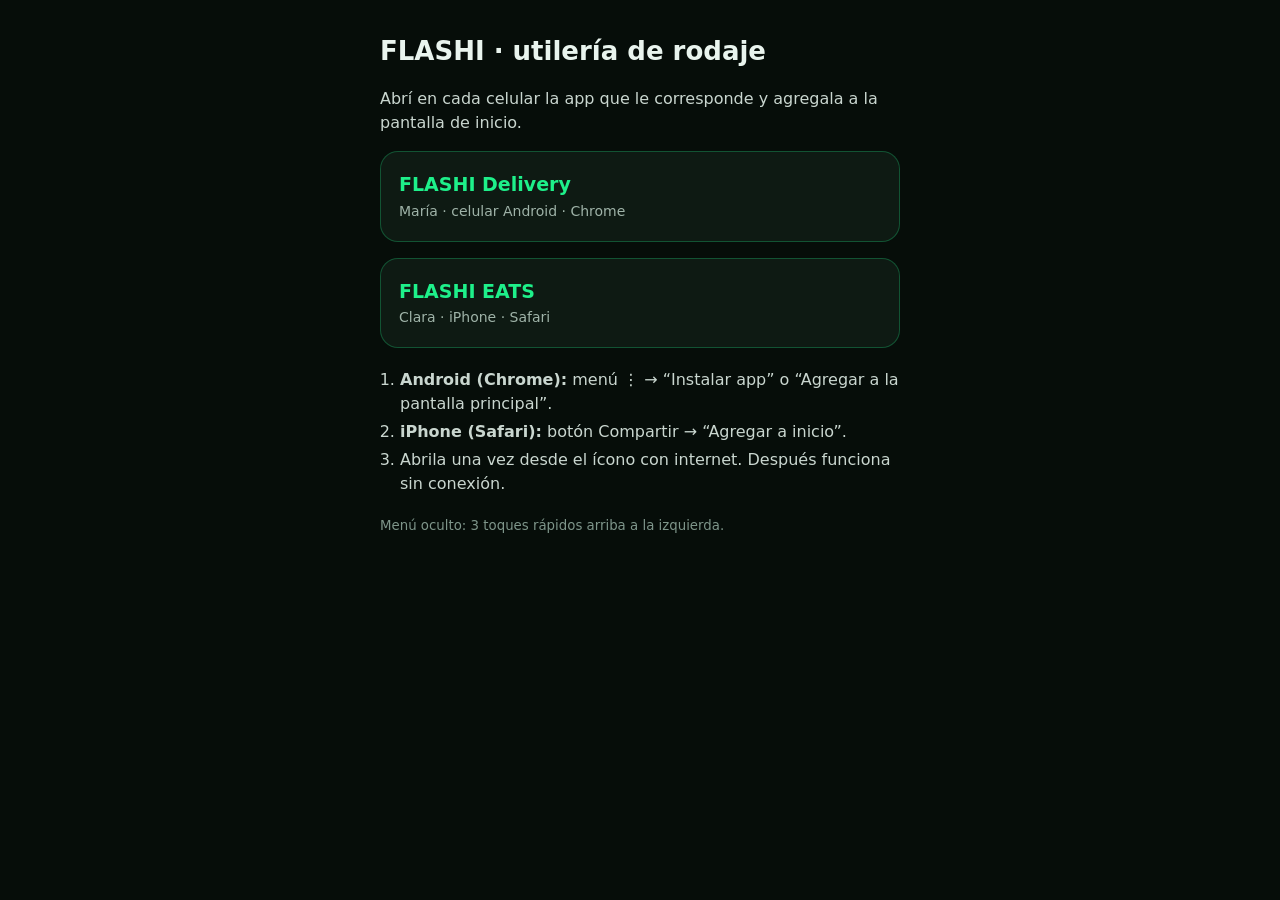
<file: index (1).html>
<!doctype html>
<html lang="es"><head><meta charset="utf-8"><meta name="viewport" content="width=device-width,initial-scale=1,viewport-fit=cover"><meta name="theme-color" content="#060D09"><title>FLASHI · Utilería</title>
<style>:root{color-scheme:dark}body{margin:0;background:#060D09;color:#E9F4EE;font:16px/1.5 system-ui,-apple-system,Roboto,sans-serif;padding:32px 16px 48px}main{max-width:520px;margin:0 auto;display:flex;flex-direction:column;gap:16px}h1{font-size:26px;margin:0}p{margin:0;color:#C9D6CF}a.c{display:block;text-decoration:none;color:inherit;background:#0E1A13;border:1px solid #1EF08A44;border-radius:18px;padding:18px}a.c b{display:block;font-size:19px;color:#1EF08A}a.c span{font-size:14px;color:#9FB3A8}ol{margin:0;padding-left:20px;color:#C9D6CF}li{margin:4px 0}small{color:#7E958A}</style></head>
<body><main><h1>FLASHI · utilería de rodaje</h1><p>Abrí en cada celular la app que le corresponde y agregala a la pantalla de inicio.</p>
<a class="c" href="delivery/"><b>FLASHI Delivery</b><span>María · celular Android · Chrome</span></a>
<a class="c" href="eats/"><b>FLASHI EATS</b><span>Clara · iPhone · Safari</span></a>
<ol><li><b>Android (Chrome):</b> menú ⋮ → “Instalar app” o “Agregar a la pantalla principal”.</li><li><b>iPhone (Safari):</b> botón Compartir → “Agregar a inicio”.</li><li>Abrila una vez desde el ícono con internet. Después funciona sin conexión.</li></ol>
<small>Menú oculto: 3 toques rápidos arriba a la izquierda.</small></main></body></html>
</file>
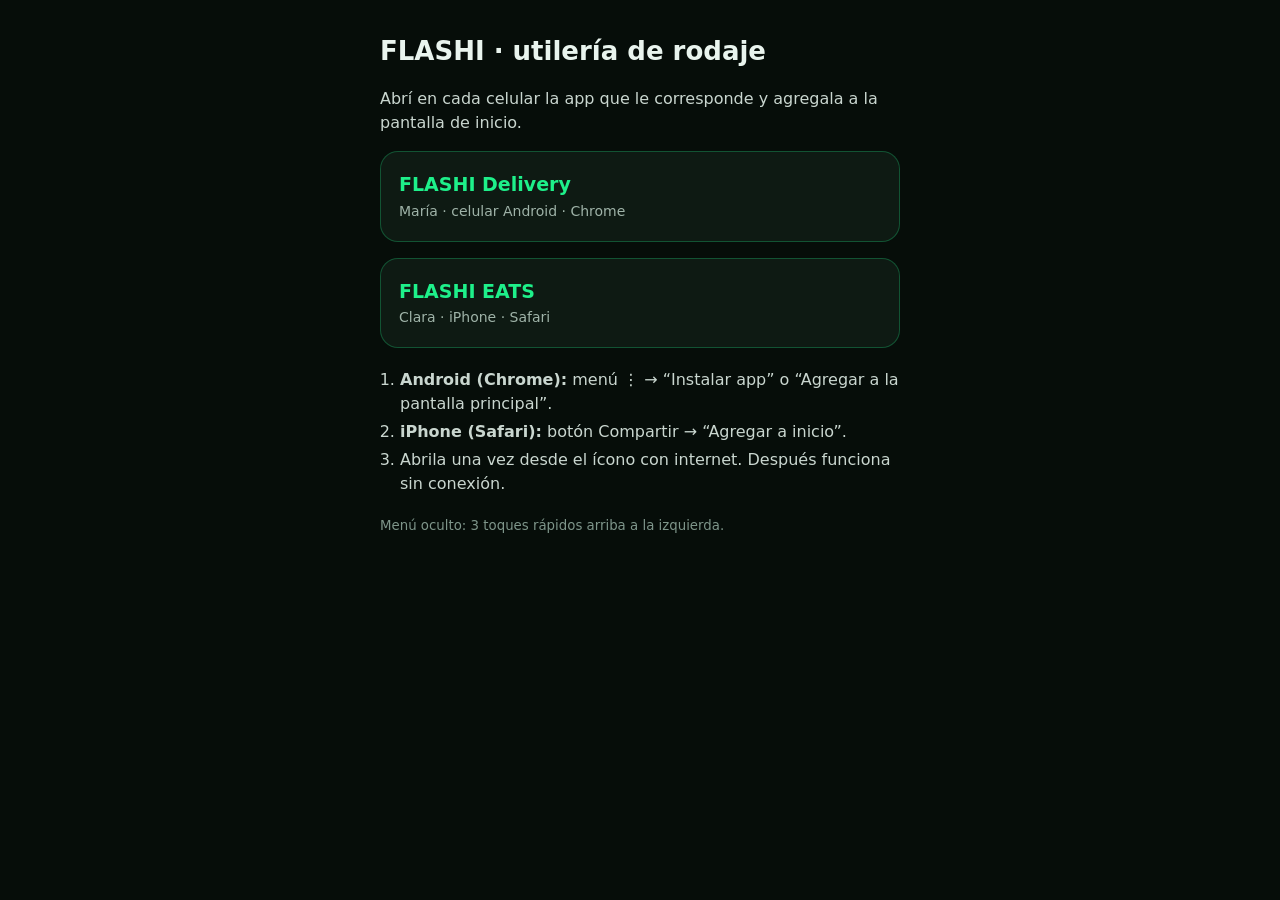
<file: archivo/fuente-v1/src/landing.html>
<!doctype html>
<html lang="es"><head><meta charset="utf-8"><meta name="viewport" content="width=device-width,initial-scale=1,viewport-fit=cover"><meta name="theme-color" content="#060D09"><title>FLASHI · Utilería</title>
<style>:root{color-scheme:dark}body{margin:0;background:#060D09;color:#E9F4EE;font:16px/1.5 system-ui,-apple-system,Roboto,sans-serif;padding:32px 16px 48px}main{max-width:520px;margin:0 auto;display:flex;flex-direction:column;gap:16px}h1{font-size:26px;margin:0}p{margin:0;color:#C9D6CF}a.c{display:block;text-decoration:none;color:inherit;background:#0E1A13;border:1px solid #1EF08A44;border-radius:18px;padding:18px}a.c b{display:block;font-size:19px;color:#1EF08A}a.c span{font-size:14px;color:#9FB3A8}ol{margin:0;padding-left:20px;color:#C9D6CF}li{margin:4px 0}small{color:#7E958A}</style></head>
<body><main><h1>FLASHI · utilería de rodaje</h1><p>Abrí en cada celular la app que le corresponde y agregala a la pantalla de inicio.</p>
<a class="c" href="delivery.html"><b>FLASHI Delivery</b><span>María · celular Android · Chrome</span></a>
<a class="c" href="eats.html"><b>FLASHI EATS</b><span>Clara · iPhone · Safari</span></a>
<ol><li><b>Android (Chrome):</b> menú ⋮ → “Instalar app” o “Agregar a la pantalla principal”.</li><li><b>iPhone (Safari):</b> botón Compartir → “Agregar a inicio”.</li><li>Abrila una vez desde el ícono con internet. Después funciona sin conexión.</li></ol>
<small>Menú oculto: 3 toques rápidos arriba a la izquierda.</small></main></body></html>
</file>
<file: delivery/css/app.css>
/* =========================================================================
   Celular de María · sistema (Android falso), pantalla de equipo y menú
   ========================================================================= */
@font-face { font-family: Unbounded; font-weight: 500; font-display: block; src: url('../fonts/unbounded-500.woff2') format('woff2'); }
@font-face { font-family: Unbounded; font-weight: 700; font-display: block; src: url('../fonts/unbounded-700.woff2') format('woff2'); }
@font-face { font-family: Unbounded; font-weight: 800; font-display: block; src: url('../fonts/unbounded-800.woff2') format('woff2'); }
@font-face { font-family: Manrope; font-weight: 400; font-display: block; src: url('../fonts/manrope-400.woff2') format('woff2'); }
@font-face { font-family: Manrope; font-weight: 500; font-display: block; src: url('../fonts/manrope-500.woff2') format('woff2'); }
@font-face { font-family: Manrope; font-weight: 600; font-display: block; src: url('../fonts/manrope-600.woff2') format('woff2'); }
@font-face { font-family: Manrope; font-weight: 700; font-display: block; src: url('../fonts/manrope-700.woff2') format('woff2'); }
@font-face { font-family: Manrope; font-weight: 800; font-display: block; src: url('../fonts/manrope-800.woff2') format('woff2'); }
@font-face { font-family: Wordmark; font-display: block; src: url('../fonts/grand-hotel.woff2') format('woff2'); }

:root {
  --bg: #060D09; --s1: #0E1A13; --s2: #16271D; --s3: #1F3528; --ln: #1B2E22;
  --g: #1EF08A; --gd: #10B865; --gi: #03140A; --r: #FF2B4A; --rd: #B3142B;
  --tx: #E9F4EE; --tx2: #C9D6CF; --mu: #7E958A;
  --fd: Unbounded, system-ui, sans-serif; --fb: Manrope, system-ui, sans-serif;
  --fs: Roboto, "Google Sans", system-ui, sans-serif;
  --sbh: 30px; --navh: 22px;
  color-scheme: dark;
}
* { box-sizing: border-box; -webkit-tap-highlight-color: transparent; }
html, body { height: 100%; margin: 0; background: #000; overflow: hidden; overscroll-behavior: none; }
@media (display-mode: standalone), (display-mode: fullscreen) { html, body { height: 100lvh; } }
body { -webkit-user-select: none; user-select: none; -webkit-touch-callout: none; touch-action: manipulation; font-family: var(--fs); color: var(--tx); -webkit-font-smoothing: antialiased; }
button { font: inherit; color: inherit; background: none; border: 0; padding: 0; cursor: pointer; }
svg { display: block; }
[hidden] { display: none !important; }
.num { font-variant-numeric: tabular-nums; }

#device { position: relative; width: 100%; height: 100%; overflow: hidden; background: #000; isolation: isolate; }
#device.real-sb { --sbh: env(safe-area-inset-top, 0px); --navh: max(8px, env(safe-area-inset-bottom, 0px)); }
body.framed { display: grid; place-items: center; background: #171b19; }
body.framed #device { width: 390px; height: min(844px, calc(100% - 40px)); border-radius: 34px; box-shadow: 0 0 0 10px #0a0c0b, 0 0 0 11px #2a302c, 0 40px 80px -20px #000; }

/* ---------- pantallas de apps ---------- */
#scr { position: absolute; inset: 0; }
.scr { position: absolute; inset: 0; display: flex; flex-direction: column; padding-top: var(--sbh); padding-bottom: var(--navh); overflow: hidden; }
.scr.enter { animation: scrIn .26s ease-out; }
@keyframes scrIn { from { opacity: .5; transform: translateY(10px); } to { opacity: 1; transform: none; } }

/* ---------- barra de estado falsa ---------- */
#sbar { position: absolute; top: 0; left: 0; right: 0; height: var(--sbh); display: flex; align-items: center; justify-content: space-between; padding: 0 18px 0 22px; z-index: 90; color: #fff; pointer-events: none; font-family: var(--fs); font-size: 13.5px; font-weight: 500; letter-spacing: .1px; }
#device[data-tone="dark"] #sbar { color: #111; }
#sbar .r { display: flex; align-items: center; gap: 5px; }
#sbar .net { font-size: 11.5px; font-weight: 600; margin-right: -1px; }
#sbar .pct { font-size: 12.5px; margin-left: 1px; }
#device.real-sb #sbar { display: none; }

/* ---------- rayita de navegación (gestos) ---------- */
#nav { position: absolute; left: 0; right: 0; bottom: 0; height: var(--navh); z-index: 95; display: grid; place-items: center; pointer-events: none; }
#nav i { width: 108px; height: 4px; border-radius: 3px; background: rgba(255,255,255,.75); }
#device[data-tone="dark"] #nav i { background: rgba(0,0,0,.55); }
#device.real-sb #nav { display: none; }

/* ---------- zonas ocultas (sólo visibles en ensayo) ---------- */
.hzv { position: absolute; z-index: 600; pointer-events: none; display: none; }
.hzv.menu { left: 0; top: 0; width: 80px; height: 80px; }
.hzv.cue { right: 0; bottom: 0; width: 80px; height: 80px; }
body.debugzones .hzv { display: block; background: #ff00ff33; outline: 1px dashed #f0f; }

/* ---------- notificaciones (Android) ---------- */
#hu { position: absolute; left: 8px; right: 8px; top: calc(var(--sbh) + 4px); z-index: 120; display: flex; flex-direction: column; gap: 8px; pointer-events: none; }
#hu > * { pointer-events: auto; animation: huIn .38s cubic-bezier(.2, .9, .3, 1.2); }
@keyframes huIn { from { transform: translateY(-130%); opacity: 0; } to { transform: none; opacity: 1; } }
#hu > .out { animation: huOut .25s ease-in forwards; }
@keyframes huOut { to { transform: translateY(-130%); opacity: 0; } }
.nA { background: #262A28; border-radius: 26px; padding: 14px 16px 15px; display: grid; grid-template-columns: 30px 1fr; column-gap: 12px; row-gap: 3px; color: #E6E9E7; font-family: var(--fs); box-shadow: 0 8px 30px -6px #000c; }
.nA .ai { grid-row: span 3; width: 30px; height: 30px; border-radius: 50%; display: grid; place-items: center; background: var(--ac); color: var(--acx); }
.nA.hot .ai { background: var(--r); color: #fff; }
.nA .ai svg { width: 18px; height: 18px; }
.nA .hd { font-size: 12.5px; color: #B8C0BB; display: flex; gap: 5px; align-items: center; }
.nA .hd b { font-weight: 500; color: var(--ac); }
.nA.hot .hd b { color: #FF7A8C; }
.nA .tt { font-size: 15px; font-weight: 600; color: #fff; line-height: 1.3; }
.nA .bd { font-size: 14.5px; line-height: 1.38; color: #DDE3DF; }
.nA .bd.sub { opacity: .8; }

/* ---------- pantalla bloqueada ---------- */
#lockL { position: absolute; inset: 0; z-index: 80; pointer-events: none; }
#lockL > * { pointer-events: auto; }
.lockA { position: absolute; inset: 0; display: flex; flex-direction: column; background: var(--wall, radial-gradient(120% 70% at 20% 0%, #16362A 0%, #08130E 55%, #050907 100%)); background-size: cover; background-position: center; color: #E3F1E8; font-family: var(--fs); padding-top: var(--sbh); overflow: hidden; }
.lockA::before { content: ""; position: absolute; inset: 0; background: #0000002e; pointer-events: none; }
.lockA > * { position: relative; }
.lockA .date { padding: 22px 26px 0; font-size: 16px; font-weight: 500; color: #D6E8DC; }
.lockA .clock { padding: 6px 26px 0; font-size: 104px; line-height: .98; font-weight: 400; letter-spacing: -2px; color: #CFF3DC; display: flex; flex-direction: column; }
.lockA .nl { padding: 26px 12px 0; display: flex; flex-direction: column; gap: 8px; overflow: hidden; }
.lockA .nl .nA { background: #1E2320e8; animation: huIn .38s cubic-bezier(.2, .9, .3, 1.2); }
.lockA .foot { margin-top: auto; padding: 0 26px calc(22px + env(safe-area-inset-bottom, 0px)); display: flex; justify-content: space-between; align-items: flex-end; }
.lockA .sc { width: 56px; height: 56px; border-radius: 50%; background: #ffffff1f; display: grid; place-items: center; color: #E3F1E8; }
.lockA .sc svg { width: 22px; height: 22px; }
.lockA .fp { color: #C9DBD0; }
.lockA .fp svg { width: 30px; height: 30px; }
.unlocking { animation: unl .3s ease-in forwards; }
@keyframes unl { to { transform: translateY(-100%); opacity: .6; } }

/* ---------- llamadas ---------- */
#callL { position: absolute; inset: 0; z-index: 110; pointer-events: none; }
#callL > * { pointer-events: auto; }
.call { position: absolute; inset: 0; display: flex; flex-direction: column; align-items: center; padding: calc(var(--sbh) + 70px) 24px calc(46px + env(safe-area-inset-bottom, 0px)); color: #fff; font-family: var(--fs); background: linear-gradient(180deg, #1B2A3A 0%, #121A24 55%, #0B1016 100%); animation: callIn .3s ease-out; }
@keyframes callIn { from { opacity: 0; transform: scale(1.03); } to { opacity: 1; transform: none; } }
.call .who { display: flex; flex-direction: column; align-items: center; text-align: center; gap: 6px; }
.call .av { width: 96px; height: 96px; border-radius: 50%; background: #5B7FA6; display: grid; place-items: center; overflow: hidden; margin-bottom: 14px; font-size: 42px; font-weight: 500; }
.call .av img { width: 100%; height: 100%; object-fit: cover; }
.call .who b { font-size: 32px; font-weight: 400; letter-spacing: -.3px; }
.call .who small { font-size: 15px; color: #C3CCD6; }
.call .who em { font-style: normal; font-size: 15px; color: #C3CCD6; margin-top: 6px; }
.call.ring .who em { animation: pulseTxt 1.6s ease-in-out infinite; }
@keyframes pulseTxt { 50% { opacity: .45; } }
.call .btns { margin-top: auto; width: 100%; display: flex; justify-content: space-around; }
.cbtn { display: flex; flex-direction: column; align-items: center; gap: 10px; font-size: 14px; color: #E6ECF2; }
.cbtn i { width: 72px; height: 72px; border-radius: 50%; display: grid; place-items: center; }
.cbtn i svg { width: 32px; height: 32px; }
.cbtn.red i { background: #E5484D; }
.cbtn.red i svg { transform: rotate(135deg); }
.cbtn.green i { background: #2FB463; animation: wob 1.2s ease-in-out infinite; }
@keyframes wob { 0%, 60%, 100% { transform: none; } 70% { transform: rotate(-12deg); } 80% { transform: rotate(12deg); } 90% { transform: rotate(-6deg); } }
.call.active .keys { margin-top: auto; display: grid; grid-template-columns: repeat(3, 1fr); gap: 22px 18px; width: 100%; max-width: 330px; }
.key { display: flex; flex-direction: column; align-items: center; gap: 8px; font-size: 13px; color: #D4DCE4; }
.key i { width: 64px; height: 64px; border-radius: 50%; background: #ffffff1a; display: grid; place-items: center; }
.key i svg { width: 26px; height: 26px; }
.key .slash { display: none; }
.key.on i { background: #E6ECF2; color: #121A24; }
.key.on .slash { display: inline; }
.call .end { margin-top: 34px; }
.call.ended { opacity: .85; }

/* ---------- pantalla de inicio ---------- */
.app-home { padding-bottom: 0 !important; padding-top: 0 !important; }
.hm { position: absolute; inset: 0; background-size: cover; background-position: center; display: flex; flex-direction: column; padding: calc(var(--sbh) + 26px) 18px calc(var(--navh) + 14px); font-family: var(--fs); }
.hm::before { content: ""; position: absolute; inset: 0; background: linear-gradient(#0000 55%, #0006); pointer-events: none; }
.hm > * { position: relative; }
.hm-glance b { font-size: 22px; font-weight: 400; color: #fff; text-shadow: 0 1px 6px #0008; }
.hm-grid { margin-top: auto; display: grid; grid-template-columns: repeat(4, 1fr); gap: 20px 6px; }
.hm-dock { margin-top: 26px; display: grid; grid-template-columns: repeat(4, 1fr); gap: 6px; }
.hm-app { display: flex; flex-direction: column; align-items: center; gap: 7px; }
.hm-ic { width: 58px; height: 58px; border-radius: 50%; overflow: hidden; box-shadow: 0 3px 10px #0006; }
.hm-ic svg { width: 100%; height: 100%; }
.hm-l { font-size: 12px; color: #fff; text-shadow: 0 1px 4px #000a; white-space: nowrap; }
.hm-dock .hm-l { display: none; }
.hm-search { margin-top: 18px; height: 50px; border-radius: 25px; background: #ffffffe8; color: #555; display: flex; align-items: center; padding: 0 22px; font-size: 15px; }

/* ---------- pantalla del equipo (lista de escenas) ---------- */
#crew { position: absolute; inset: 0; z-index: 400; background: #101211; color: #EDEFEE; overflow-y: auto; font-family: system-ui, -apple-system, Roboto, sans-serif; }
.crew-in { padding: calc(env(safe-area-inset-top, 0px) + 26px) 18px calc(env(safe-area-inset-bottom, 0px) + 34px); max-width: 560px; margin: 0 auto; }
#crew .kicker { font-size: 12px; letter-spacing: .14em; text-transform: uppercase; color: #1EF08A; font-weight: 800; }
#crew h1 { font-size: 30px; margin: 6px 0 4px; letter-spacing: -.02em; }
#crew .sub { margin: 0 0 18px; color: #9BA39E; font-size: 14px; }
#crew .list { display: flex; flex-direction: column; gap: 8px; }
#crew .scene { display: flex; gap: 12px; align-items: flex-start; text-align: left; padding: 13px 14px; border-radius: 14px; background: #1A1D1C; border: 1px solid #262A28; }
#crew .scene:active { border-color: #1EF08A; }
#crew .tag { flex: none; min-width: 46px; text-align: center; padding: 6px 6px; border-radius: 9px; background: #1EF08A; color: #04130A; font-weight: 900; font-size: 15px; }
#crew .scene b { display: block; font-size: 15px; margin-bottom: 3px; }
#crew .scene small { display: block; font-size: 12.5px; color: #9BA39E; line-height: 1.4; }
#crew .ghost { margin-top: 16px; width: 100%; padding: 14px; border-radius: 12px; border: 1px solid #2E3431; font-weight: 700; color: #EDEFEE; }
#crew .howto { margin-top: 18px; background: #1A1D1C; border-radius: 12px; padding: 4px 14px 8px; font-size: 13px; color: #C9CFCB; line-height: 1.5; }
#crew .howto h3 { font-size: 13px; margin: 10px 0 4px; color: #fff; }
#crew .howto ul { margin: 0; padding-left: 18px; }
#crew .status { font-size: 12.5px; color: #8E9691; margin-top: 14px; line-height: 1.6; }
#crew .ok { color: #1EF08A; } #crew .warn { color: #FFB020; }

/* ---------- menú de control (no aparece en cámara) ---------- */
#sheet { position: absolute; inset: 0; z-index: 500; background: #101211; color: #EDEFEE; font-family: system-ui, -apple-system, Roboto, sans-serif; overflow-y: auto; -webkit-user-select: text; user-select: text; padding: calc(env(safe-area-inset-top, 0px) + 12px) 16px calc(env(safe-area-inset-bottom, 0px) + 40px); font-size: 14px; }
#sheet h1 { font-size: 17px; margin: 0; font-weight: 800; }
#sheet h2 { font-size: 11.5px; letter-spacing: .1em; text-transform: uppercase; color: #8E9691; margin: 22px 0 8px; font-weight: 700; }
#sheet .mh { display: flex; justify-content: space-between; align-items: center; gap: 10px; position: sticky; top: calc(-12px - env(safe-area-inset-top, 0px)); background: #101211; padding: 8px 0 10px; z-index: 2; }
#sheet .row2 { display: flex; gap: 8px; flex-wrap: wrap; }
#sheet .row2 button, #sheet .imgrow button, #sheet .wide { padding: 9px 12px; border-radius: 10px; background: #242826; font-weight: 700; font-size: 13px; }
#sheet button.hi { background: #1EF08A; color: #04130A; }
#sheet .sm { font-size: 12.5px; color: #8E9691; line-height: 1.5; }
#sheet .sm b { color: #fff; }
#sheet .chips { display: flex; flex-wrap: wrap; gap: 6px; }
#sheet .chips button { padding: 9px 12px; min-width: 52px; border-radius: 10px; background: #1A1D1C; border: 1px solid #2A2F2C; font-weight: 800; }
#sheet .chips button.on { background: #13241B; border-color: #1EF08A; color: #1EF08A; }
#sheet .scdesc { margin-top: 10px; display: flex; flex-direction: column; gap: 4px; font-size: 13px; color: #B5BCB8; line-height: 1.45; }
#sheet .scdesc b { color: #fff; font-size: 14.5px; }
#sheet .go { margin-top: 14px; width: 100%; padding: 16px; border-radius: 14px; background: #1EF08A; color: #04130A; font-weight: 900; font-size: 16px; }
#sheet .cues { display: flex; flex-direction: column; gap: 8px; }
#sheet .cue { background: #1A1D1C; border: 1px solid #262A28; border-radius: 12px; padding: 10px 12px; display: flex; flex-direction: column; gap: 8px; }
#sheet .cue.next { border-color: #1EF08A88; }
#sheet .cue .row { display: flex; justify-content: space-between; align-items: center; gap: 10px; }
#sheet .cue .row b { font-size: 13.5px; font-weight: 600; }
#sheet .cue button { font-size: 12.5px; font-weight: 800; padding: 8px 11px; border-radius: 9px; background: #1EF08A; color: #04130A; white-space: nowrap; }
#sheet .auto { font-size: 12.5px; color: #B5BCB8; display: flex; align-items: center; gap: 6px; flex-wrap: wrap; }
#sheet .auto input { width: 64px !important; padding: 6px 8px !important; }
#sheet .auto small { color: #7d857f; }
#sheet textarea, #sheet input, #sheet select { width: 100%; background: #0B0D0C; border: 1px solid #2E3431; border-radius: 9px; color: #fff; padding: 9px 10px; font: 14px/1.4 system-ui, sans-serif; }
#sheet textarea { min-height: 44px; resize: vertical; }
#sheet .stack { display: flex; flex-direction: column; gap: 6px; }
#sheet .f { display: grid; grid-template-columns: 1fr 1.25fr; gap: 9px 12px; align-items: center; }
#sheet .f label { color: #B5BCB8; font-size: 13px; }
#sheet .f label small { display: block; color: #7d857f; font-size: 11.5px; margin-top: 2px; }
#sheet .seg { display: flex; background: #0B0D0C; border: 1px solid #2E3431; border-radius: 10px; padding: 3px; gap: 3px; }
#sheet .seg button { flex: 1; padding: 7px 5px; border-radius: 7px; font-size: 12.5px; font-weight: 700; color: #B5BCB8; }
#sheet .seg button.on { background: #1EF08A; color: #04130A; }
#sheet details { margin-top: 14px; background: #161917; border: 1px solid #232826; border-radius: 12px; padding: 0 12px; }
#sheet details[open] { padding-bottom: 12px; }
#sheet summary { padding: 13px 0; font-weight: 800; font-size: 14px; cursor: pointer; }
#sheet .imgs { display: flex; flex-direction: column; gap: 8px; }
#sheet .imgrow { display: flex; align-items: center; gap: 10px; }
#sheet .imgrow .th { width: 44px; height: 44px; border-radius: 8px; background-size: cover; background-position: center; flex: none; }
#sheet .imgrow .il { flex: 1; font-size: 13px; color: #C9CFCB; }
#sheet .imgrow .il small { color: #7d857f; }
#sheet .wide { width: 100%; margin-top: 6px; }
#sheet .help { background: #1A1D1C; border-radius: 12px; padding: 12px 14px; line-height: 1.6; font-size: 13px; color: #C9CFCB; }
#sheet .help b { color: #fff; }

/* ---------- aviso para el equipo ---------- */
#toast { position: absolute; left: 50%; bottom: calc(var(--navh) + 70px); transform: translateX(-50%); z-index: 700; background: #222826ee; color: #fff; padding: 9px 14px; border-radius: 99px; font: 600 13px system-ui, sans-serif; pointer-events: none; }
#toast.crew { bottom: auto; top: calc(var(--sbh) + 6px); left: auto; right: 8px; transform: none; font-size: 11px; padding: 5px 9px; opacity: .8; }
@media (prefers-reduced-motion: reduce) { * { animation-duration: .01ms !important; transition: none !important; } }
</file>
<file: delivery/css/flashi.css>
/* =========================================================================
   FLASHI Delivery · estilos (dirección visual "A · Pulso")
   Todo va dentro de .app-flashi para no chocar con las otras apps.
   ========================================================================= */
.app-flashi{background:var(--bg);color:var(--tx);font-family:var(--fb);overflow-y:auto;overflow-x:hidden;scrollbar-width:none}
.app-flashi::-webkit-scrollbar{display:none}
.app-flashi>*:not(.map):not(.spacer){flex-shrink:0}
.app-flashi .note{font-size:12.5px;color:var(--mu);font-weight:600}
.app-flashi .quota{display:flex;flex-direction:column;flex:1}
/* ---------- elementos comunes app ---------- */
.app-flashi .top{display:flex;justify-content:space-between;align-items:center;padding:10px 18px 8px;flex:none}
.app-flashi .logo{font-family:var(--fd);font-weight:800;font-size:21px;letter-spacing:-.035em;display:flex;align-items:center;gap:0}
.app-flashi .logo i{display:inline-block;width:8px;height:8px;background:var(--g);border-radius:50%;margin:8px 0 0 2px;box-shadow:0 0 12px var(--g)}
.app-flashi .logo small{font-family:var(--fb);font-weight:700;font-size:11.5px;color:var(--mu);margin:6px 0 0 8px;letter-spacing:0}
.app-flashi .chip{font-size:12px;font-weight:800;padding:7px 12px;border-radius:99px;background:#1EF08A1c;color:var(--g);display:inline-flex;align-items:center;gap:6px}
.app-flashi .chip.off{background:#FF2B4A1f;color:var(--r)}
.app-flashi .chip.neutral{background:var(--s2);color:var(--tx)}
.app-flashi .dot{width:7px;height:7px;border-radius:50%;background:currentColor;box-shadow:0 0 8px currentColor}
.app-flashi .card{background:var(--s1);border-radius:20px;padding:14px 16px}
.app-flashi .pad{padding:0 16px}
.app-flashi .stack{display:flex;flex-direction:column;gap:10px}
.app-flashi .lbl{font-size:11px;font-weight:700;letter-spacing:.08em;text-transform:uppercase;color:var(--mu)}
.app-flashi .btn{display:block;width:100%;padding:17px;border-radius:18px;background:var(--g);color:var(--gi);font-weight:800;text-align:center;font-size:16px;box-shadow:0 10px 30px -10px #1EF08Aaa;transition:transform .1s}
.app-flashi .btn:active{transform:scale(.98)}
.app-flashi .btn.ghost{background:transparent;border:1.5px solid var(--g);color:var(--g);box-shadow:none}
.app-flashi .btn.red{background:var(--r);color:#fff;box-shadow:0 10px 30px -10px #FF2B4Aaa}
.app-flashi .btn.dim{background:var(--s2);color:var(--tx);box-shadow:none}
.app-flashi .fine{text-align:center;font-size:12px;color:var(--mu)}
.app-flashi .big{font-family:var(--fd);font-weight:800;letter-spacing:-.03em;line-height:1}
.app-flashi .green{color:var(--g)}
.app-flashi .red{color:var(--r)}
.app-flashi .glowg{text-shadow:0 0 24px #1EF08A77}
.app-flashi .glowr{text-shadow:0 0 24px #FF2B4A88}
.app-flashi .spacer{flex:1 1 auto;min-height:12px}
.app-flashi .tabs{display:flex;justify-content:space-around;padding:10px 6px calc(12px + var(--tabpad,0px));font-size:11px;font-weight:700;flex:none;border-top:1px solid var(--ln);background:var(--bg);position:sticky;bottom:0;margin-top:auto}
.app-flashi .tabs span{display:flex;flex-direction:column;align-items:center;gap:5px;color:var(--mu)}
.app-flashi .tabs span.on{color:var(--g)}
.app-flashi .tabs svg{width:22px;height:22px}
.app-flashi .alertbox{padding:12px 14px;border-radius:16px;background:linear-gradient(135deg,#FF2B4A33,#FF2B4A0d);border:1px solid #FF2B4A66;font-size:13px;line-height:1.45;color:var(--tx)}
.app-flashi .alertbox b{display:block;color:var(--r);font-size:13.5px;margin-bottom:2px}
.app-flashi .pulse-r{animation:pr 1s ease-in-out infinite}
@keyframes pr{50%{opacity:.35}}
/* ---------- mapa ---------- */
.app-flashi .map{position:relative;flex:1 1 auto;min-height:260px;overflow:hidden;background:#07110B}
.app-flashi .map>svg{position:absolute;inset:0;width:100%;height:100%}
.app-flashi .map .me{position:absolute;width:22px;height:22px;border-radius:50%;background:var(--g);border:4px solid #06140c;box-shadow:0 0 0 6px #1EF08A33,0 0 24px var(--g);transform:translate(-50%,-50%);transition:left 1.2s ease,top 1.2s ease}
.app-flashi .map .pin{position:absolute;transform:translate(-50%,-100%);width:30px;height:40px}
.app-flashi .map .me::after{content:"";position:absolute;inset:-14px;border-radius:50%;border:2px solid #1EF08A66;animation:ping 1.8s ease-out infinite}
@keyframes ping{from{transform:scale(.5);opacity:1}to{transform:scale(1.6);opacity:0}}
/* ---------- timers ---------- */
.app-flashi .ring{--p:100;border-radius:50%;background:conic-gradient(var(--r) calc(var(--p)*1%),var(--s2) 0);display:grid;place-items:center;box-shadow:0 0 44px -8px #FF2B4Aaa}
.app-flashi .ring>div{border-radius:50%;background:var(--bg);display:flex;flex-direction:column;align-items:center;justify-content:center;gap:2px}
.app-flashi .tbar{height:6px;border-radius:6px;background:#00000055;overflow:hidden}
.app-flashi .tbar i{display:block;height:100%;width:calc(var(--p,100)*1%);background:#fff;border-radius:6px;transition:width .25s linear}
.app-flashi .t-zero{animation:pr .8s ease-in-out infinite}
/* ===== FLASHI Delivery (María) ===== */
.app-flashi .hello{padding:6px 18px 12px}
.app-flashi .hello small{font-size:12.5px;color:var(--mu);font-weight:600}
.app-flashi .hello h2{font-family:var(--fd);font-weight:800;font-size:28px;letter-spacing:-.03em;margin:4px 0 0}
.app-flashi .earn{margin:0 16px;display:flex;flex-direction:column;gap:6px;background:radial-gradient(100% 120% at 100% 0%,#1EF08A26,transparent 60%),var(--s1)}
.app-flashi .earn .big{font-size:38px}
.app-flashi .earn .row{display:flex;justify-content:space-between;align-items:flex-end;gap:10px}
.app-flashi .bars{display:flex;align-items:flex-end;gap:4px;height:40px}
.app-flashi .bars i{width:8px;border-radius:3px;background:var(--s3)}
.app-flashi .bars i.hi{background:var(--g);box-shadow:0 0 10px #1EF08A88}
.app-flashi .g2{display:grid;grid-template-columns:1fr 1fr;gap:10px;margin:10px 16px 0}
.app-flashi .g2 .card{display:flex;flex-direction:column;gap:5px;padding:13px 14px}
.app-flashi .g2 .big{font-size:22px}
.app-flashi .g2 small{font-size:11.5px;color:var(--mu);font-weight:600;line-height:1.3}
.app-flashi .radar{margin:12px 16px 0;border-radius:22px;background:var(--s1);padding:18px 16px;display:flex;align-items:center;gap:16px;position:relative;overflow:hidden}
.app-flashi .radar .rd{width:58px;height:58px;flex:none;border-radius:50%;position:relative;background:radial-gradient(circle,#1EF08A 0 6px,transparent 7px)}
.app-flashi .radar .rd::before,.app-flashi .radar .rd::after{content:"";position:absolute;inset:0;border-radius:50%;border:2px solid #1EF08A;animation:ping 2s ease-out infinite}
.app-flashi .radar .rd::after{animation-delay:1s}
.app-flashi .radar b{display:block;font-size:15px}
.app-flashi .radar span{font-size:12.5px;color:var(--mu)}
.app-flashi .demand{display:inline-flex;margin-top:6px;font-size:11.5px;font-weight:800;color:#fff;background:var(--r);padding:4px 9px;border-radius:99px;box-shadow:0 0 16px #FF2B4A88}
.app-flashi .offline{margin:12px 16px 0;border-radius:22px;padding:18px 16px;background:linear-gradient(135deg,#FF2B4A2e,#FF2B4A0a);border:1px solid #FF2B4A55;display:flex;flex-direction:column;gap:10px}
.app-flashi .offline b{font-family:var(--fd);font-size:18px;color:var(--r);letter-spacing:-.02em}
.app-flashi .offline span{font-size:13px;color:var(--tx2);line-height:1.4}
/* entrega con urgencia (Esc 1) */
.app-flashi .urg{margin:4px 16px 0;border-radius:24px;padding:18px 18px 16px;background:linear-gradient(150deg,#FF2B4A,#C3102A);color:#fff;box-shadow:0 18px 44px -14px #FF2B4Acc;display:flex;flex-direction:column;gap:12px}
.app-flashi .urg p{margin:0;font-size:15.5px;font-weight:700;line-height:1.35}
.app-flashi .urg .row .tt{padding:0;opacity:1;font-family:var(--fd);font-weight:800;font-size:62px;letter-spacing:-.04em;line-height:1}
.app-flashi .urg .row{display:flex;justify-content:space-between;align-items:flex-end}
.app-flashi .urg .row span{font-size:12px;font-weight:800;opacity:.9;padding-bottom:8px}
.app-flashi .dest{margin:12px 16px 0;display:flex;flex-direction:column;gap:4px}
.app-flashi .dest h3{margin:2px 0 0;font-size:19px;font-weight:800}
.app-flashi .dest .addr{font-size:14.5px;color:var(--tx)}
.app-flashi .dest .meta{font-size:12.5px;color:var(--mu)}
.app-flashi .minimap{position:relative;height:150px;margin:12px 16px 0;border-radius:20px;overflow:hidden}
.app-flashi .minimap svg{position:absolute;inset:0;width:100%;height:100%}
.app-flashi .acts{display:grid;grid-template-columns:1fr 1fr;gap:8px;margin:10px 16px 0}
.app-flashi .acts span{background:var(--s2);border-radius:14px;padding:11px;text-align:center;font-weight:700;font-size:13px}
.app-flashi .bottom{padding:14px 16px calc(18px + var(--tabpad,0px));display:flex;flex-direction:column;gap:10px}
/* fail / success */
.app-flashi .res{display:flex;flex-direction:column;align-items:center;text-align:center;padding:40px 22px 0}
.app-flashi .res.bad{background:radial-gradient(120% 55% at 50% 0%,#FF2B4A55,transparent 62%)}
.app-flashi .res.good{background:radial-gradient(120% 55% at 50% 0%,#1EF08A44,transparent 62%)}
.app-flashi .xmark,.app-flashi .check{width:84px;height:84px;border-radius:50%;position:relative;margin-bottom:18px}
.app-flashi .xmark{border:3px solid var(--r);box-shadow:0 0 40px #FF2B4A99,inset 0 0 20px #FF2B4A55}
.app-flashi .xmark::before,.app-flashi .xmark::after{content:"";position:absolute;left:50%;top:50%;width:34px;height:4px;background:var(--r);border-radius:2px;transform:translate(-50%,-50%) rotate(45deg)}
.app-flashi .xmark::after{transform:translate(-50%,-50%) rotate(-45deg)}
.app-flashi .check{background:var(--g);box-shadow:0 0 50px #1EF08Aaa}
.app-flashi .check::after{content:"";position:absolute;left:31px;top:20px;width:18px;height:34px;border:solid var(--gi);border-width:0 6px 6px 0;transform:rotate(45deg)}
.app-flashi .res h1{font-family:var(--fd);font-weight:800;font-size:30px;letter-spacing:-.035em;line-height:1.05;margin:0 0 10px;text-wrap:balance}
.app-flashi .res p{margin:0;font-size:15px;color:var(--tx2);line-height:1.45;max-width:30ch}
.app-flashi .lost{margin:22px 16px 0;display:flex;justify-content:space-between;align-items:center;font-size:13px;color:var(--mu)}
.app-flashi .lost s{font-family:var(--fd);font-weight:800;font-size:22px;color:var(--r);text-decoration-thickness:3px}
.app-flashi .won{margin-top:18px;font-family:var(--fd);font-weight:800;font-size:44px;color:var(--g);letter-spacing:-.04em}
.app-flashi .st2{display:grid;grid-template-columns:1fr 1fr;gap:10px;margin:10px 16px 0}
.app-flashi .st2 .card{display:flex;flex-direction:column;gap:4px;font-size:12px;color:var(--mu);font-weight:600}
.app-flashi .st2 b{font-family:var(--fd);font-size:19px;color:var(--tx)}
/* mapa pantalla completa */
.app-flashi .s-map .map{margin-top:0}
.app-flashi .instr{position:absolute;left:12px;right:12px;top:10px;z-index:3;background:#0E1A13ee;border:1px solid #1EF08A33;border-radius:18px;padding:12px 14px;display:flex;gap:12px;align-items:center;-webkit-backdrop-filter:blur(10px);backdrop-filter:blur(10px)}
.app-flashi .instr .ar{width:38px;height:38px;border-radius:12px;background:var(--g);color:var(--gi);display:grid;place-items:center;flex:none}
.app-flashi .instr b{display:block;font-size:17px;font-family:var(--fd);letter-spacing:-.02em}
.app-flashi .instr span{font-size:12.5px;color:var(--tx2)}
.app-flashi .tchip{position:absolute;left:50%;transform:translateX(-50%);top:84px;z-index:3;background:var(--r);color:#fff;border-radius:99px;padding:9px 16px;display:flex;gap:10px;align-items:center;font-weight:800;font-size:13px;box-shadow:0 0 30px #FF2B4Acc;white-space:nowrap}
.app-flashi .tchip b{font-family:var(--fd);font-size:20px;letter-spacing:-.02em}
.app-flashi .sheet{background:var(--s1);border-radius:26px 26px 0 0;padding:16px 16px 18px;display:flex;flex-direction:column;gap:6px;margin-top:-22px;position:relative;z-index:2;flex:none}
.app-flashi .sheet .grab{width:40px;height:4px;border-radius:2px;background:var(--s3);align-self:center;margin-bottom:4px}
.app-flashi .sheet h3{margin:0;font-size:19px;font-weight:800}
.app-flashi .sheet .addr{font-size:14.5px}
.app-flashi .sheet .meta{font-size:12.5px;color:var(--mu);margin-bottom:6px}
/* oferta */
.app-flashi .ringwrap{display:flex;justify-content:center;padding:18px 0 14px}
.app-flashi .ring.lg{width:176px;height:176px}
.app-flashi .ring.lg>div{width:148px;height:148px}
.app-flashi .ring .rt{font-family:var(--fd);font-weight:800;font-size:44px;color:var(--r);letter-spacing:-.03em;line-height:1}
.app-flashi .ring small{font-size:12px;color:var(--mu);font-weight:700}
.app-flashi .ocard{margin:0 16px;display:flex;flex-direction:column;gap:5px}
.app-flashi .ocard .row{display:flex;justify-content:space-between;align-items:baseline;font-weight:800;font-size:16px}
.app-flashi .ocard .row b{font-family:var(--fd);color:var(--g);font-size:19px}
.app-flashi .ocard .addr{font-size:13.5px}
.app-flashi .ocard .meta{font-size:12px;color:var(--mu)}
.app-flashi .bonusbox{margin:8px 16px 14px;border-radius:26px;padding:22px 18px;text-align:center;background:radial-gradient(90% 100% at 50% 0%,#1EF08A55,transparent 70%),linear-gradient(170deg,#10301E,#0A1710);border:1px solid #1EF08A44}
.app-flashi .bonusbox .big{font-size:48px;color:var(--g);text-shadow:0 0 30px #1EF08A88;margin:8px 0}
.app-flashi .bonusbox p{margin:0;font-size:15px;line-height:1.4;color:var(--tx)}
/* ganancias */
.app-flashi .bal{margin:4px 16px 0;padding:18px 16px}
.app-flashi .bal .big{font-size:40px;margin-top:6px}
.app-flashi .mov{margin:12px 16px 0;display:flex;flex-direction:column}
.app-flashi .mov div{display:flex;justify-content:space-between;align-items:center;gap:12px;padding:13px 2px;border-bottom:1px solid var(--ln);font-size:14px}
.app-flashi .mov div span small{display:block;font-size:12px;color:var(--mu);margin-top:2px}
.app-flashi .mov div b{font-family:var(--fd);font-size:15px;white-space:nowrap}
.app-flashi .mov div.hl{background:linear-gradient(90deg,#1EF08A26,transparent);border-radius:14px;padding:14px 12px;border-bottom:0;margin-bottom:4px;animation:hl 1.4s ease-out}
.app-flashi .mov div.hl b{color:var(--g);font-size:18px;text-shadow:0 0 16px #1EF08A99}
@keyframes hl{from{box-shadow:0 0 0 2px var(--g);}to{box-shadow:0 0 0 0 transparent}}
.app-flashi .mov div.neg b{color:var(--r)}
/* medalla y cupo */
.app-flashi .medal{width:190px;height:190px;border-radius:50%;margin:30px auto 18px;background:conic-gradient(from 200deg,#1EF08A,#0B5F35,#1EF08A,#0B5F35,#1EF08A);display:grid;place-items:center;box-shadow:0 0 60px #1EF08A77}
.app-flashi .medal>div{width:158px;height:158px;border-radius:50%;background:var(--bg);display:flex;flex-direction:column;align-items:center;justify-content:center}
.app-flashi .medal b{font-family:var(--fd);font-weight:800;font-size:40px;color:var(--g);letter-spacing:-.04em;line-height:1}
.app-flashi .medal small{font-size:12px;font-weight:800;letter-spacing:.14em;color:var(--mu);margin-top:6px}
.app-flashi .center{text-align:center;padding:0 22px}
.app-flashi .center h1{font-family:var(--fd);font-weight:800;font-size:22px;line-height:1.2;letter-spacing:-.03em;margin:0 0 10px;text-wrap:balance}
.app-flashi .perks{margin:16px 16px 0;display:flex;flex-direction:column;gap:8px}
.app-flashi .perks div{background:var(--s1);border-radius:14px;padding:12px 14px;font-size:14px;display:flex;gap:10px;align-items:center}
.app-flashi .perks div::before{content:"";width:8px;height:8px;border-radius:50%;background:var(--g);box-shadow:0 0 8px var(--g);flex:none}
.app-flashi .perks.bad div::before{background:var(--r);box-shadow:0 0 8px var(--r)}
.app-flashi .quota{background:radial-gradient(120% 50% at 50% 0%,#FF2B4A40,transparent 60%)}
.app-flashi .qring{width:180px;height:180px;border-radius:50%;margin:26px auto 16px;background:conic-gradient(var(--r) 0 3%,var(--s2) 0);display:grid;place-items:center;box-shadow:0 0 50px -6px #FF2B4Aaa}
.app-flashi .qring>div{width:152px;height:152px;border-radius:50%;background:var(--bg);display:flex;flex-direction:column;align-items:center;justify-content:center}
.app-flashi .qring b{font-family:var(--fd);font-weight:800;font-size:46px;color:var(--r);letter-spacing:-.04em;line-height:1}
.app-flashi .qring small{font-size:12px;color:var(--mu);font-weight:700;margin-top:4px}
.app-flashi .left{display:flex;justify-content:center;gap:8px;margin-top:6px}
.app-flashi .left span{background:var(--s2);border-radius:12px;padding:8px 12px;font-family:var(--fd);font-weight:700;font-size:15px}
.app-flashi .left span small{font-family:var(--fb);font-size:11px;color:var(--mu);margin-left:3px}
</file>
<file: delivery/css/chat.css>
/* =========================================================================
   Chat · app de mensajes genérica (tema oscuro, acento azul: no es WhatsApp)
   ========================================================================= */
.app-chat { background: #0F1418; color: #E8EDF0; font-family: var(--fs); }
.app-chat svg { width: 24px; height: 24px; fill: none; stroke: currentColor; stroke-width: 1.9; stroke-linecap: round; stroke-linejoin: round; }
.ch { position: relative; flex: 1; min-height: 0; display: flex; flex-direction: column; }
.ch-bar { flex: none; height: 58px; display: flex; align-items: center; gap: 4px; padding: 0 8px 0 18px; }
.ch-title { flex: 1; font-size: 23px; font-weight: 600; color: #fff; letter-spacing: -.2px; }
.ch .ic { width: 42px; height: 42px; display: grid; place-items: center; color: #C9D2D8; flex: none; }
.ch-filters { flex: none; display: flex; gap: 8px; padding: 2px 16px 10px; }
.ch-filters span { padding: 7px 14px; border-radius: 99px; background: #1C242A; font-size: 13.5px; color: #B8C2C9; }
.ch-filters span.on { background: #24365F; color: #BFD2FF; }
.cl { flex: 1; overflow-y: auto; }
.cl-row { display: flex; gap: 14px; align-items: center; padding: 10px 16px; }
.cl-row:active { background: #1A2228; }
.av { width: 50px; height: 50px; border-radius: 50%; background: hsl(var(--h, 214) 32% 42%); flex: none; display: grid; place-items: center; overflow: hidden; color: #fff; font-size: 21px; font-weight: 500; }
.av img { width: 100%; height: 100%; object-fit: cover; }
.av.sm { width: 38px; height: 38px; font-size: 17px; }
.cl-main { flex: 1; min-width: 0; border-bottom: 1px solid #1B2329; padding-bottom: 12px; padding-top: 2px; }
.cl-top { display: flex; justify-content: space-between; align-items: baseline; gap: 8px; }
.cl-top b { font-size: 16.5px; font-weight: 500; color: #F2F5F7; }
.cl-top small { font-size: 12.5px; color: #8A979F; }
.cl-last { margin-top: 3px; font-size: 14.5px; color: #93A0A8; white-space: nowrap; overflow: hidden; text-overflow: ellipsis; display: flex; align-items: center; gap: 4px; }
.tk { width: 17px !important; height: 12px !important; color: #7FA6FF; stroke: none !important; flex: none; }
.fab { position: absolute; right: 18px; bottom: 18px; width: 56px; height: 56px; border-radius: 17px; background: #5B8CFF; color: #fff; display: grid; place-items: center; box-shadow: 0 6px 18px #0008; }

/* conversación */
.th-bar { background: #172026; padding-left: 4px; gap: 2px; }
.th-bar .back { width: 40px; }
.th-who { flex: 1; min-width: 0; padding-left: 8px; }
.th-who b { font-size: 17px; font-weight: 500; color: #fff; white-space: nowrap; overflow: hidden; text-overflow: ellipsis; display: block; }
.th-body { flex: 1; min-height: 0; overflow-y: auto; background: #0B1014 radial-gradient(circle at 20% 20%, #ffffff05 0 2px, transparent 3px) 0 0 / 26px 26px; }
.th-msgs { display: flex; flex-direction: column; gap: 4px; padding: 12px 12px 10px; min-height: 100%; justify-content: flex-end; }
.day { display: flex; justify-content: center; margin: 8px 0; }
.day span { background: #1B252C; color: #A9B5BC; font-size: 12.5px; padding: 5px 11px; border-radius: 8px; }
.msg { max-width: 82%; padding: 7px 10px 6px; border-radius: 10px; font-size: 15.5px; line-height: 1.32; display: flex; flex-wrap: wrap; align-items: flex-end; gap: 2px 10px; }
.msg.in { align-self: flex-start; background: #1F2A31; border-top-left-radius: 3px; }
.msg.out { align-self: flex-end; background: #24427E; border-top-right-radius: 3px; }
.msg .tx { white-space: pre-wrap; word-break: break-word; }
.msg .tm { margin-left: auto; font-size: 11px; color: #9EABB3; display: flex; align-items: center; gap: 3px; }
.msg.out .tm { color: #A9C1F2; }
.cm { flex: none; display: flex; align-items: flex-end; gap: 6px; padding: 6px 6px 8px; background: #0B1014; }
.cm-box { flex: 1; min-height: 48px; border-radius: 24px; background: #1F2A31; display: flex; align-items: center; padding: 0 4px; }
.cm-box .ic { width: 40px; height: 40px; color: #8D9AA2; }
.cm-text { flex: 1; min-width: 0; font-size: 16.5px; color: #F2F5F7; padding: 12px 0; line-height: 1.3; word-break: break-word; }
.cm-text.ph { color: #7E8B93; }
.caret { width: 2px; height: 22px; background: #5B8CFF; margin-left: 1px; animation: blink 1s steps(1) infinite; display: none; }
.th.typing .caret { display: block; }
@keyframes blink { 50% { opacity: 0; } }
.cm-btn { width: 48px; height: 48px; border-radius: 50%; background: #5B8CFF; color: #fff; display: grid; place-items: center; flex: none; }
.cm-btn svg { width: 22px; height: 22px; }

/* teclado (falso, controlado por la app) */
.kbd { flex: none; background: #1B2023; padding: 6px 3px 6px; display: flex; flex-direction: column; gap: 9px; font-family: var(--fs); }
.kb-sug { display: flex; justify-content: space-around; color: #DDE3E6; font-size: 15px; padding: 4px 0 2px; }
.kr { display: flex; gap: 5px; padding: 0 2px; }
.kr.r2 { padding: 0 2px; }
.k { flex: 1; height: 46px; border-radius: 7px; background: #3A4044; color: #F3F5F6; display: grid; place-items: center; font-size: 21px; }
.k.wide { flex: 1.5; background: #2B3034; }
.k.fn { background: #2B3034; font-size: 15px; }
.k.space { flex: 4.6; font-size: 14px; color: #AEB6BB; }
.k svg { width: 22px; height: 22px; }
.k.pr { background: #5A6166; }
</file>
<file: delivery/css/portal.css>
/* =========================================================================
   Portal · app tipo Instagram (misma identidad que PORTAL: naranjas de Arte)
   ========================================================================= */
.app-portal { --bg: #fff; --fg: #000; --muted: #737373; --line: #dbdbdb; --chip: #efefef; --accent: #D4573B;
  background: var(--bg); color: var(--fg); font-family: var(--fs); font-size: 15px; line-height: 1.3; }
.app-portal[data-theme="dark"] { --bg: #000; --fg: #f5f5f5; --muted: #a8a8a8; --line: #262626; --chip: #262626; }
.app-portal svg { width: 26px; height: 26px; fill: none; stroke: var(--fg); stroke-width: 1.9; stroke-linecap: round; stroke-linejoin: round; }
.pt { flex: 1; min-height: 0; display: flex; flex-direction: column; background: var(--bg); }
.pt-top { flex: none; height: 50px; display: flex; align-items: center; justify-content: space-between; padding: 0 8px 0 16px; }
.pt-top.sub { justify-content: flex-start; padding-left: 4px; gap: 6px; }
.pt-user { display: flex; align-items: center; gap: 3px; font-weight: 700; font-size: 21px; letter-spacing: -.3px; }
.pt-user svg { width: 17px; height: 17px; stroke-width: 2.4; margin-top: 2px; }
.pt-acts { display: flex; }
.pt-acts span, .pt-back, .pt-r { width: 44px; height: 44px; display: grid; place-items: center; }
.pt-r { margin-left: auto; }
.pt-title { font-size: 19px; font-weight: 700; }
.pt-scroll { flex: 1; min-height: 0; overflow-y: auto; overflow-x: hidden; }
.pt-head { display: flex; align-items: center; gap: 18px; padding: 8px 16px 6px; }
.pt-av { position: relative; width: 88px; height: 88px; flex: none; }
.pt-av img { width: 100%; height: 100%; border-radius: 50%; object-fit: cover; border: 1px solid var(--line); }
.pt-av .plus { position: absolute; right: -1px; bottom: -1px; width: 26px; height: 26px; border-radius: 50%; background: var(--fg); border: 3px solid var(--bg); display: grid; place-items: center; }
.pt-av .plus svg { width: 12px; height: 12px; stroke: var(--bg); stroke-width: 3; }
.pt-right { flex: 1; min-width: 0; }
.pt-name { font-weight: 600; font-size: 15px; margin-bottom: 6px; }
.pt-stats { display: flex; gap: 6px; }
.pt-stats div { flex: 1 1 auto; display: flex; flex-direction: column; }
.pt-stats b { font-size: 17px; font-weight: 700; }
.pt-stats span { font-size: 13.5px; }
.pt-bio { padding: 4px 16px 0; font-size: 14.5px; white-space: pre-line; }
.pt-btns { display: flex; gap: 6px; padding: 14px 16px 4px; }
.pt-btns span { flex: 1; height: 34px; border-radius: 9px; background: var(--chip); display: grid; place-items: center; font-weight: 600; font-size: 14px; }
.pt-hl { display: flex; gap: 16px; padding: 14px 16px 6px; }
.pt-hl div { display: flex; flex-direction: column; align-items: center; gap: 6px; font-size: 12.5px; }
.pt-hl i { width: 64px; height: 64px; border-radius: 50%; border: 1px solid var(--line); display: grid; place-items: center; }
.pt-tabs { display: flex; margin-top: 10px; border-bottom: 1px solid var(--line); }
.pt-tabs span { flex: 1; height: 46px; display: grid; place-items: center; position: relative; }
.pt-tabs span:not(.on) svg { stroke: var(--muted); }
.pt-tabs span.on::after { content: ""; position: absolute; left: 22%; right: 22%; bottom: -1px; height: 1.5px; background: var(--fg); }
.pt-grid { display: grid; grid-template-columns: repeat(3, 1fr); gap: 2px; }
.pt-grid div { aspect-ratio: 3 / 4; background: var(--chip) center / cover; }
.pt-grid.sq div { aspect-ratio: 1; }
.pt-nav { flex: none; display: flex; justify-content: space-around; align-items: center; height: 50px; border-top: 1px solid var(--line); background: var(--bg); }
.pt-nav span { width: 48px; height: 48px; display: grid; place-items: center; }
.pt-nav .me img { width: 28px; height: 28px; border-radius: 50%; object-fit: cover; box-shadow: 0 0 0 1.5px var(--bg), 0 0 0 3px var(--fg); }
/* menú */
.pt-search { margin: 4px 16px 10px; height: 38px; border-radius: 10px; background: var(--chip); display: flex; align-items: center; gap: 8px; padding: 0 10px; color: var(--muted); }
.pt-search svg { width: 18px; height: 18px; stroke: var(--muted); }
.pt-sec { padding: 16px 16px 6px; font-size: 14px; color: var(--muted); font-weight: 600; }
.pt-item { display: flex; align-items: center; gap: 14px; padding: 13px 16px; font-size: 16px; }
.pt-item:active { background: var(--chip); }
.pt-item i { display: grid; }
.pt-item span { flex: 1; }
.pt-item em svg { width: 18px; height: 18px; stroke: var(--muted); }
/* guardado */
.pt-coll { padding: 6px 16px 12px; font-size: 16px; }
/* publicación */
.pt-ph { display: flex; align-items: center; gap: 10px; padding: 8px 6px 8px 12px; }
.pt-ph .av { width: 34px; height: 34px; border-radius: 50%; object-fit: cover; }
.pt-ph b { flex: 1; font-size: 14.5px; font-weight: 600; }
.pt-ph .ic { width: 40px; height: 40px; display: grid; place-items: center; }
.pt-img { width: 100%; aspect-ratio: 4 / 5; background: var(--chip) center / cover; }
.pt-row { display: flex; gap: 6px; padding: 6px 8px 2px; }
.pt-row span { width: 42px; height: 42px; display: grid; place-items: center; }
.pt-row .bm { margin-left: auto; }
.pt-row .bm.on svg { fill: var(--fg); }
.pt-row .bm.pop { animation: pop .3s ease-out; }
@keyframes pop { 40% { transform: scale(1.25); } }
.pt-likes { padding: 2px 14px; font-size: 14.5px; }
.pt-likes b { font-weight: 600; }
.pt-cap { padding: 4px 14px 0; font-size: 14.5px; line-height: 1.38; }
.pt-cap b { font-weight: 600; }
.pt-more { padding: 6px 14px 0; font-size: 14.5px; color: var(--muted); }
.pt-when { padding: 6px 14px 18px; font-size: 12px; color: var(--muted); }
</file>
<file: maria/css/app.css>
/* =========================================================================
   Celular de María · sistema (Android falso), pantalla de equipo y menú
   ========================================================================= */
@font-face { font-family: Unbounded; font-weight: 500; font-display: block; src: url('../fonts/unbounded-500.woff2') format('woff2'); }
@font-face { font-family: Unbounded; font-weight: 700; font-display: block; src: url('../fonts/unbounded-700.woff2') format('woff2'); }
@font-face { font-family: Unbounded; font-weight: 800; font-display: block; src: url('../fonts/unbounded-800.woff2') format('woff2'); }
@font-face { font-family: Manrope; font-weight: 400; font-display: block; src: url('../fonts/manrope-400.woff2') format('woff2'); }
@font-face { font-family: Manrope; font-weight: 500; font-display: block; src: url('../fonts/manrope-500.woff2') format('woff2'); }
@font-face { font-family: Manrope; font-weight: 600; font-display: block; src: url('../fonts/manrope-600.woff2') format('woff2'); }
@font-face { font-family: Manrope; font-weight: 700; font-display: block; src: url('../fonts/manrope-700.woff2') format('woff2'); }
@font-face { font-family: Manrope; font-weight: 800; font-display: block; src: url('../fonts/manrope-800.woff2') format('woff2'); }
@font-face { font-family: Wordmark; font-display: block; src: url('../fonts/grand-hotel.woff2') format('woff2'); }

:root {
  --bg: #060D09; --s1: #0E1A13; --s2: #16271D; --s3: #1F3528; --ln: #1B2E22;
  --g: #1EF08A; --gd: #10B865; --gi: #03140A; --r: #FF2B4A; --rd: #B3142B;
  --tx: #E9F4EE; --tx2: #C9D6CF; --mu: #7E958A;
  --fd: Unbounded, system-ui, sans-serif; --fb: Manrope, system-ui, sans-serif;
  --fs: Roboto, "Google Sans", system-ui, sans-serif;
  --sbh: 30px; --navh: 22px;
  color-scheme: dark;
}
* { box-sizing: border-box; -webkit-tap-highlight-color: transparent; }
html, body { height: 100%; margin: 0; background: #000; overflow: hidden; overscroll-behavior: none; }
@media (display-mode: standalone), (display-mode: fullscreen) { html, body { height: 100lvh; } }
body { -webkit-user-select: none; user-select: none; -webkit-touch-callout: none; touch-action: manipulation; font-family: var(--fs); color: var(--tx); -webkit-font-smoothing: antialiased; }
button { font: inherit; color: inherit; background: none; border: 0; padding: 0; cursor: pointer; }
svg { display: block; }
[hidden] { display: none !important; }
.num { font-variant-numeric: tabular-nums; }

#device { position: relative; width: 100%; height: 100%; overflow: hidden; background: #000; isolation: isolate; }
#device.real-sb { --sbh: env(safe-area-inset-top, 0px); --navh: max(8px, env(safe-area-inset-bottom, 0px)); }
body.framed { display: grid; place-items: center; background: #171b19; }
body.framed #device { width: 390px; height: min(844px, calc(100% - 40px)); border-radius: 34px; box-shadow: 0 0 0 10px #0a0c0b, 0 0 0 11px #2a302c, 0 40px 80px -20px #000; }

/* ---------- pantallas de apps ---------- */
#scr { position: absolute; inset: 0; }
.scr { position: absolute; inset: 0; display: flex; flex-direction: column; padding-top: var(--sbh); padding-bottom: var(--navh); overflow: hidden; }
.scr.enter { animation: scrIn .26s ease-out; }
@keyframes scrIn { from { opacity: .5; transform: translateY(10px); } to { opacity: 1; transform: none; } }

/* ---------- barra de estado falsa ---------- */
#sbar { position: absolute; top: 0; left: 0; right: 0; height: var(--sbh); display: flex; align-items: center; justify-content: space-between; padding: 0 18px 0 22px; z-index: 90; color: #fff; pointer-events: none; font-family: var(--fs); font-size: 13.5px; font-weight: 500; letter-spacing: .1px; }
#device[data-tone="dark"] #sbar { color: #111; }
#sbar .r { display: flex; align-items: center; gap: 5px; }
#sbar .net { font-size: 11.5px; font-weight: 600; margin-right: -1px; }
#sbar .pct { font-size: 12.5px; margin-left: 1px; }
#device.real-sb #sbar { display: none; }

/* ---------- rayita de navegación (gestos) ---------- */
#nav { position: absolute; left: 0; right: 0; bottom: 0; height: var(--navh); z-index: 95; display: grid; place-items: center; pointer-events: none; }
#nav i { width: 108px; height: 4px; border-radius: 3px; background: rgba(255,255,255,.75); }
#device[data-tone="dark"] #nav i { background: rgba(0,0,0,.55); }
#device.real-sb #nav { display: none; }

/* ---------- zonas ocultas (sólo visibles en ensayo) ---------- */
.hzv { position: absolute; z-index: 600; pointer-events: none; display: none; }
.hzv.menu { left: 0; top: 0; width: 80px; height: 80px; }
.hzv.cue { right: 0; bottom: 0; width: 80px; height: 80px; }
body.debugzones .hzv { display: block; background: #ff00ff33; outline: 1px dashed #f0f; }

/* ---------- notificaciones (Android) ---------- */
#hu { position: absolute; left: 8px; right: 8px; top: calc(var(--sbh) + 4px); z-index: 120; display: flex; flex-direction: column; gap: 8px; pointer-events: none; }
#hu > * { pointer-events: auto; animation: huIn .38s cubic-bezier(.2, .9, .3, 1.2); }
@keyframes huIn { from { transform: translateY(-130%); opacity: 0; } to { transform: none; opacity: 1; } }
#hu > .out { animation: huOut .25s ease-in forwards; }
@keyframes huOut { to { transform: translateY(-130%); opacity: 0; } }
.nA { background: #262A28; border-radius: 26px; padding: 14px 16px 15px; display: grid; grid-template-columns: 30px 1fr; column-gap: 12px; row-gap: 3px; color: #E6E9E7; font-family: var(--fs); box-shadow: 0 8px 30px -6px #000c; }
.nA .ai { grid-row: span 3; width: 30px; height: 30px; border-radius: 50%; display: grid; place-items: center; background: var(--ac); color: var(--acx); }
.nA.hot .ai { background: var(--r); color: #fff; }
.nA .ai svg { width: 18px; height: 18px; }
.nA .hd { font-size: 12.5px; color: #B8C0BB; display: flex; gap: 5px; align-items: center; }
.nA .hd b { font-weight: 500; color: var(--ac); }
.nA.hot .hd b { color: #FF7A8C; }
.nA .tt { font-size: 15px; font-weight: 600; color: #fff; line-height: 1.3; }
.nA .bd { font-size: 14.5px; line-height: 1.38; color: #DDE3DF; }
.nA .bd.sub { opacity: .8; }

/* ---------- pantalla bloqueada ---------- */
#lockL { position: absolute; inset: 0; z-index: 80; pointer-events: none; }
#lockL > * { pointer-events: auto; }
.lockA { position: absolute; inset: 0; display: flex; flex-direction: column; background: var(--wall, radial-gradient(120% 70% at 20% 0%, #16362A 0%, #08130E 55%, #050907 100%)); background-size: cover; background-position: center; color: #E3F1E8; font-family: var(--fs); padding-top: var(--sbh); overflow: hidden; }
.lockA::before { content: ""; position: absolute; inset: 0; background: #0000002e; pointer-events: none; }
.lockA > * { position: relative; }
.lockA .date { padding: 22px 26px 0; font-size: 16px; font-weight: 500; color: #D6E8DC; }
.lockA .clock { padding: 6px 26px 0; font-size: 104px; line-height: .98; font-weight: 400; letter-spacing: -2px; color: #CFF3DC; display: flex; flex-direction: column; }
.lockA .nl { padding: 26px 12px 0; display: flex; flex-direction: column; gap: 8px; overflow: hidden; }
.lockA .nl .nA { background: #1E2320e8; animation: huIn .38s cubic-bezier(.2, .9, .3, 1.2); }
.lockA .foot { margin-top: auto; padding: 0 26px calc(22px + env(safe-area-inset-bottom, 0px)); display: flex; justify-content: space-between; align-items: flex-end; }
.lockA .sc { width: 56px; height: 56px; border-radius: 50%; background: #ffffff1f; display: grid; place-items: center; color: #E3F1E8; }
.lockA .sc svg { width: 22px; height: 22px; }
.lockA .fp { color: #C9DBD0; }
.lockA .fp svg { width: 30px; height: 30px; }
.unlocking { animation: unl .3s ease-in forwards; }
@keyframes unl { to { transform: translateY(-100%); opacity: .6; } }

/* ---------- llamadas ---------- */
#callL { position: absolute; inset: 0; z-index: 110; pointer-events: none; }
#callL > * { pointer-events: auto; }
.call { position: absolute; inset: 0; display: flex; flex-direction: column; align-items: center; padding: calc(var(--sbh) + 70px) 24px calc(46px + env(safe-area-inset-bottom, 0px)); color: #fff; font-family: var(--fs); background: linear-gradient(180deg, #1B2A3A 0%, #121A24 55%, #0B1016 100%); animation: callIn .3s ease-out; }
@keyframes callIn { from { opacity: 0; transform: scale(1.03); } to { opacity: 1; transform: none; } }
.call .who { display: flex; flex-direction: column; align-items: center; text-align: center; gap: 6px; }
.call .av { width: 96px; height: 96px; border-radius: 50%; background: #5B7FA6; display: grid; place-items: center; overflow: hidden; margin-bottom: 14px; font-size: 42px; font-weight: 500; }
.call .av img { width: 100%; height: 100%; object-fit: cover; }
.call .who b { font-size: 32px; font-weight: 400; letter-spacing: -.3px; }
.call .who small { font-size: 15px; color: #C3CCD6; }
.call .who em { font-style: normal; font-size: 15px; color: #C3CCD6; margin-top: 6px; }
.call.ring .who em { animation: pulseTxt 1.6s ease-in-out infinite; }
@keyframes pulseTxt { 50% { opacity: .45; } }
.call .btns { margin-top: auto; width: 100%; display: flex; justify-content: space-around; }
.cbtn { display: flex; flex-direction: column; align-items: center; gap: 10px; font-size: 14px; color: #E6ECF2; }
.cbtn i { width: 72px; height: 72px; border-radius: 50%; display: grid; place-items: center; }
.cbtn i svg { width: 32px; height: 32px; }
.cbtn.red i { background: #E5484D; }
.cbtn.red i svg { transform: rotate(135deg); }
.cbtn.green i { background: #2FB463; animation: wob 1.2s ease-in-out infinite; }
@keyframes wob { 0%, 60%, 100% { transform: none; } 70% { transform: rotate(-12deg); } 80% { transform: rotate(12deg); } 90% { transform: rotate(-6deg); } }
.call.active .keys { margin-top: auto; display: grid; grid-template-columns: repeat(3, 1fr); gap: 22px 18px; width: 100%; max-width: 330px; }
.key { display: flex; flex-direction: column; align-items: center; gap: 8px; font-size: 13px; color: #D4DCE4; }
.key i { width: 64px; height: 64px; border-radius: 50%; background: #ffffff1a; display: grid; place-items: center; }
.key i svg { width: 26px; height: 26px; }
.key .slash { display: none; }
.key.on i { background: #E6ECF2; color: #121A24; }
.key.on .slash { display: inline; }
.call .end { margin-top: 34px; }
.call.closing { animation: callOut .2s ease-in forwards; pointer-events: none; }
@keyframes callOut { to { opacity: 0; transform: scale(.98); } }

/* ---------- pantalla de inicio ---------- */
.app-home { padding-bottom: 0 !important; padding-top: 0 !important; }
.hm { position: absolute; inset: 0; background-size: cover; background-position: center; display: flex; flex-direction: column; padding: calc(var(--sbh) + 26px) 18px calc(var(--navh) + 14px); font-family: var(--fs); }
.hm::before { content: ""; position: absolute; inset: 0; background: linear-gradient(#0000 55%, #0006); pointer-events: none; }
.hm > * { position: relative; }
.hm-glance b { font-size: 22px; font-weight: 400; color: #fff; text-shadow: 0 1px 6px #0008; }
.hm-grid { margin-top: auto; display: grid; grid-template-columns: repeat(4, 1fr); gap: 20px 6px; }
.hm-dock { margin-top: 22px; display: grid; grid-template-columns: repeat(4, 1fr); gap: 6px; }
.hm-app { display: flex; flex-direction: column; align-items: center; gap: 7px; }
.hm-ic { width: 58px; height: 58px; border-radius: 50%; overflow: hidden; box-shadow: 0 3px 10px #0006; }
.hm-ic svg { width: 100%; height: 100%; }
.hm-l { font-size: 12px; color: #fff; text-shadow: 0 1px 4px #000a; white-space: nowrap; }
.hm-search { margin-top: 18px; height: 50px; border-radius: 25px; background: #ffffffe8; color: #555; display: flex; align-items: center; padding: 0 22px; font-size: 15px; }

/* ---------- pantalla del equipo (lista de escenas) ---------- */
#crew { position: absolute; inset: 0; z-index: 400; background: #101211; color: #EDEFEE; overflow-y: auto; font-family: system-ui, -apple-system, Roboto, sans-serif; }
.crew-in { padding: calc(env(safe-area-inset-top, 0px) + 26px) 18px calc(env(safe-area-inset-bottom, 0px) + 34px); max-width: 560px; margin: 0 auto; }
#crew .kicker { font-size: 12px; letter-spacing: .14em; text-transform: uppercase; color: #1EF08A; font-weight: 800; }
#crew h1 { font-size: 30px; margin: 6px 0 4px; letter-spacing: -.02em; }
#crew .sub { margin: 0 0 18px; color: #9BA39E; font-size: 14px; }
#crew .list { display: flex; flex-direction: column; gap: 8px; }
#crew .scene { display: flex; gap: 12px; align-items: flex-start; text-align: left; padding: 13px 14px; border-radius: 14px; background: #1A1D1C; border: 1px solid #262A28; }
#crew .scene:active { border-color: #1EF08A; }
#crew .tag { flex: none; min-width: 46px; text-align: center; padding: 6px 6px; border-radius: 9px; background: #1EF08A; color: #04130A; font-weight: 900; font-size: 15px; }
#crew .scene b { display: block; font-size: 15px; margin-bottom: 3px; }
#crew .scene small { display: block; font-size: 12.5px; color: #9BA39E; line-height: 1.4; }
#crew .ghost { margin-top: 16px; width: 100%; padding: 14px; border-radius: 12px; border: 1px solid #2E3431; font-weight: 700; color: #EDEFEE; }
#crew .howto { margin-top: 18px; background: #1A1D1C; border-radius: 12px; padding: 4px 14px 8px; font-size: 13px; color: #C9CFCB; line-height: 1.5; }
#crew .howto h3 { font-size: 13px; margin: 10px 0 4px; color: #fff; }
#crew .howto ul { margin: 0; padding-left: 18px; }
#crew .status { font-size: 12.5px; color: #8E9691; margin-top: 14px; line-height: 1.6; }
#crew .ok { color: #1EF08A; } #crew .warn { color: #FFB020; }

/* ---------- menú de control (no aparece en cámara) ---------- */
#sheet { position: absolute; inset: 0; z-index: 500; background: #101211; color: #EDEFEE; font-family: system-ui, -apple-system, Roboto, sans-serif; overflow-y: auto; -webkit-user-select: text; user-select: text; padding: calc(env(safe-area-inset-top, 0px) + 12px) 16px calc(env(safe-area-inset-bottom, 0px) + 40px); font-size: 14px; }
#sheet h1 { font-size: 17px; margin: 0; font-weight: 800; }
#sheet h2 { font-size: 11.5px; letter-spacing: .1em; text-transform: uppercase; color: #8E9691; margin: 22px 0 8px; font-weight: 700; }
#sheet .mh { display: flex; justify-content: space-between; align-items: center; gap: 10px; position: sticky; top: calc(-12px - env(safe-area-inset-top, 0px)); background: #101211; padding: 8px 0 10px; z-index: 2; }
#sheet .row2 { display: flex; gap: 8px; flex-wrap: wrap; }
#sheet .row2 button, #sheet .imgrow button, #sheet .wide { padding: 9px 12px; border-radius: 10px; background: #242826; font-weight: 700; font-size: 13px; }
#sheet button.hi { background: #1EF08A; color: #04130A; }
#sheet .sm { font-size: 12.5px; color: #8E9691; line-height: 1.5; }
#sheet .sm b { color: #fff; }
#sheet .chips { display: flex; flex-wrap: wrap; gap: 6px; }
#sheet .chips button { padding: 9px 12px; min-width: 52px; border-radius: 10px; background: #1A1D1C; border: 1px solid #2A2F2C; font-weight: 800; }
#sheet .chips button.on { background: #13241B; border-color: #1EF08A; color: #1EF08A; }
#sheet .scdesc { margin-top: 10px; display: flex; flex-direction: column; gap: 4px; font-size: 13px; color: #B5BCB8; line-height: 1.45; }
#sheet .scdesc b { color: #fff; font-size: 14.5px; }
#sheet .go { margin-top: 14px; width: 100%; padding: 16px; border-radius: 14px; background: #1EF08A; color: #04130A; font-weight: 900; font-size: 16px; }
#sheet .cues { display: flex; flex-direction: column; gap: 8px; }
#sheet .cue { background: #1A1D1C; border: 1px solid #262A28; border-radius: 12px; padding: 10px 12px; display: flex; flex-direction: column; gap: 8px; }
#sheet .cue.next { border-color: #1EF08A88; }
#sheet .cue .row { display: flex; justify-content: space-between; align-items: center; gap: 10px; }
#sheet .cue .row b { font-size: 13.5px; font-weight: 600; }
#sheet .cue button { font-size: 12.5px; font-weight: 800; padding: 8px 11px; border-radius: 9px; background: #1EF08A; color: #04130A; white-space: nowrap; }
#sheet .auto { font-size: 12.5px; color: #B5BCB8; display: flex; align-items: center; gap: 6px; flex-wrap: wrap; }
#sheet .auto input { width: 64px !important; padding: 6px 8px !important; }
#sheet .auto small { color: #7d857f; }
#sheet textarea, #sheet input, #sheet select { width: 100%; background: #0B0D0C; border: 1px solid #2E3431; border-radius: 9px; color: #fff; padding: 9px 10px; font: 14px/1.4 system-ui, sans-serif; }
#sheet textarea { min-height: 44px; resize: vertical; }
#sheet .stack { display: flex; flex-direction: column; gap: 6px; }
#sheet .f { display: grid; grid-template-columns: 1fr 1.25fr; gap: 9px 12px; align-items: center; }
#sheet .f label { color: #B5BCB8; font-size: 13px; }
#sheet .f label small { display: block; color: #7d857f; font-size: 11.5px; margin-top: 2px; }
#sheet .seg { display: flex; background: #0B0D0C; border: 1px solid #2E3431; border-radius: 10px; padding: 3px; gap: 3px; }
#sheet .seg button { flex: 1; padding: 7px 5px; border-radius: 7px; font-size: 12.5px; font-weight: 700; color: #B5BCB8; }
#sheet .seg button.on { background: #1EF08A; color: #04130A; }
#sheet details { margin-top: 14px; background: #161917; border: 1px solid #232826; border-radius: 12px; padding: 0 12px; }
#sheet details[open] { padding-bottom: 12px; }
#sheet summary { padding: 13px 0; font-weight: 800; font-size: 14px; cursor: pointer; }
#sheet .imgs { display: flex; flex-direction: column; gap: 8px; }
#sheet .imgrow { display: flex; align-items: center; gap: 10px; }
#sheet .imgrow .th { width: 44px; height: 44px; border-radius: 8px; background-size: cover; background-position: center; flex: none; }
#sheet .imgrow .il { flex: 1; font-size: 13px; color: #C9CFCB; }
#sheet .imgrow .il small { color: #7d857f; }
#sheet .wide { width: 100%; margin-top: 6px; }
#sheet .help { background: #1A1D1C; border-radius: 12px; padding: 12px 14px; line-height: 1.6; font-size: 13px; color: #C9CFCB; }
#sheet .help b { color: #fff; }

/* ---------- aviso para el equipo ---------- */
#toast { position: absolute; left: 50%; bottom: calc(var(--navh) + 70px); transform: translateX(-50%); z-index: 700; background: #222826ee; color: #fff; padding: 9px 14px; border-radius: 99px; font: 600 13px system-ui, sans-serif; pointer-events: none; }
#toast.crew { bottom: auto; top: calc(var(--sbh) + 6px); left: auto; right: 8px; transform: none; font-size: 11px; padding: 5px 9px; opacity: .8; }
@media (prefers-reduced-motion: reduce) { * { animation-duration: .01ms !important; transition: none !important; } }
</file>
<file: maria/css/flashi.css>
/* =========================================================================
   FLASHI Delivery · estilos (dirección visual "A · Pulso")
   Todo va dentro de .app-flashi para no chocar con las otras apps.
   ========================================================================= */
.app-flashi{background:var(--bg);color:var(--tx);font-family:var(--fb);overflow-y:auto;overflow-x:hidden;scrollbar-width:none}
.app-flashi::-webkit-scrollbar{display:none}
.app-flashi>*:not(.map):not(.spacer){flex-shrink:0}
.app-flashi .note{font-size:12.5px;color:var(--mu);font-weight:600}
.app-flashi .quota{display:flex;flex-direction:column;flex:1}
/* ---------- elementos comunes app ---------- */
.app-flashi .top{display:flex;justify-content:space-between;align-items:center;padding:10px 18px 8px;flex:none}
.app-flashi .logo{font-family:var(--fd);font-weight:800;font-size:21px;letter-spacing:-.035em;display:flex;align-items:center;gap:0}
.app-flashi .logo i{display:inline-block;width:8px;height:8px;background:var(--g);border-radius:50%;margin:8px 0 0 2px;box-shadow:0 0 12px var(--g)}
.app-flashi .logo small{font-family:var(--fb);font-weight:700;font-size:11.5px;color:var(--mu);margin:6px 0 0 8px;letter-spacing:0}
.app-flashi .chip{font-size:12px;font-weight:800;padding:7px 12px;border-radius:99px;background:#1EF08A1c;color:var(--g);display:inline-flex;align-items:center;gap:6px}
.app-flashi .chip.off{background:#FF2B4A1f;color:var(--r)}
.app-flashi .chip.neutral{background:var(--s2);color:var(--tx)}
.app-flashi .dot{width:7px;height:7px;border-radius:50%;background:currentColor;box-shadow:0 0 8px currentColor}
.app-flashi .card{background:var(--s1);border-radius:20px;padding:14px 16px}
.app-flashi .pad{padding:0 16px}
.app-flashi .stack{display:flex;flex-direction:column;gap:10px}
.app-flashi .lbl{font-size:11px;font-weight:700;letter-spacing:.08em;text-transform:uppercase;color:var(--mu)}
.app-flashi .btn{display:block;width:100%;padding:17px;border-radius:18px;background:var(--g);color:var(--gi);font-weight:800;text-align:center;font-size:16px;box-shadow:0 10px 30px -10px #1EF08Aaa;transition:transform .1s}
.app-flashi .btn:active{transform:scale(.98)}
.app-flashi .btn.ghost{background:transparent;border:1.5px solid var(--g);color:var(--g);box-shadow:none}
.app-flashi .btn.red{background:var(--r);color:#fff;box-shadow:0 10px 30px -10px #FF2B4Aaa}
.app-flashi .btn.dim{background:var(--s2);color:var(--tx);box-shadow:none}
.app-flashi .fine{text-align:center;font-size:12px;color:var(--mu)}
.app-flashi .big{font-family:var(--fd);font-weight:800;letter-spacing:-.03em;line-height:1}
.app-flashi .green{color:var(--g)}
.app-flashi .red{color:var(--r)}
.app-flashi .glowg{text-shadow:0 0 24px #1EF08A77}
.app-flashi .glowr{text-shadow:0 0 24px #FF2B4A88}
.app-flashi .spacer{flex:1 1 auto;min-height:12px}
.app-flashi .tabs{display:flex;justify-content:space-around;padding:10px 6px calc(12px + var(--tabpad,0px));font-size:11px;font-weight:700;flex:none;border-top:1px solid var(--ln);background:var(--bg);position:sticky;bottom:0;margin-top:auto}
.app-flashi .tabs span{display:flex;flex-direction:column;align-items:center;gap:5px;color:var(--mu)}
.app-flashi .tabs span.on{color:var(--g)}
.app-flashi .tabs svg{width:22px;height:22px}
.app-flashi .alertbox{padding:12px 14px;border-radius:16px;background:linear-gradient(135deg,#FF2B4A33,#FF2B4A0d);border:1px solid #FF2B4A66;font-size:13px;line-height:1.45;color:var(--tx)}
.app-flashi .alertbox b{display:block;color:var(--r);font-size:13.5px;margin-bottom:2px}
.app-flashi .pulse-r{animation:pr 1s ease-in-out infinite}
@keyframes pr{50%{opacity:.35}}
/* ---------- mapa ---------- */
.app-flashi .map{position:relative;flex:1 1 auto;min-height:260px;overflow:hidden;background:#07110B}
.app-flashi .map>svg{position:absolute;inset:0;width:100%;height:100%}
.app-flashi .map .me{position:absolute;width:22px;height:22px;border-radius:50%;background:var(--g);border:4px solid #06140c;box-shadow:0 0 0 6px #1EF08A33,0 0 24px var(--g);transform:translate(-50%,-50%);transition:left 1.2s ease,top 1.2s ease}
.app-flashi .map .pin{position:absolute;transform:translate(-50%,-100%);width:30px;height:40px}
.app-flashi .map .me::after{content:"";position:absolute;inset:-14px;border-radius:50%;border:2px solid #1EF08A66;animation:ping 1.8s ease-out infinite}
@keyframes ping{from{transform:scale(.5);opacity:1}to{transform:scale(1.6);opacity:0}}
/* ---------- timers ---------- */
.app-flashi .ring{--p:100;border-radius:50%;background:conic-gradient(var(--r) calc(var(--p)*1%),var(--s2) 0);display:grid;place-items:center;box-shadow:0 0 44px -8px #FF2B4Aaa}
.app-flashi .ring>div{border-radius:50%;background:var(--bg);display:flex;flex-direction:column;align-items:center;justify-content:center;gap:2px}
.app-flashi .tbar{height:6px;border-radius:6px;background:#00000055;overflow:hidden}
.app-flashi .tbar i{display:block;height:100%;width:calc(var(--p,100)*1%);background:#fff;border-radius:6px;transition:width .25s linear}
.app-flashi .t-zero{animation:pr .8s ease-in-out infinite}
/* ===== FLASHI Delivery (María) ===== */
.app-flashi .hello{padding:6px 18px 12px}
.app-flashi .hello small{font-size:12.5px;color:var(--mu);font-weight:600}
.app-flashi .hello h2{font-family:var(--fd);font-weight:800;font-size:28px;letter-spacing:-.03em;margin:4px 0 0}
.app-flashi .earn{margin:0 16px;display:flex;flex-direction:column;gap:6px;background:radial-gradient(100% 120% at 100% 0%,#1EF08A26,transparent 60%),var(--s1)}
.app-flashi .earn .big{font-size:38px}
.app-flashi .earn .row{display:flex;justify-content:space-between;align-items:flex-end;gap:10px}
.app-flashi .bars{display:flex;align-items:flex-end;gap:4px;height:40px}
.app-flashi .bars i{width:8px;border-radius:3px;background:var(--s3)}
.app-flashi .bars i.hi{background:var(--g);box-shadow:0 0 10px #1EF08A88}
.app-flashi .g2{display:grid;grid-template-columns:1fr 1fr;gap:10px;margin:10px 16px 0}
.app-flashi .g2 .card{display:flex;flex-direction:column;gap:5px;padding:13px 14px}
.app-flashi .g2 .big{font-size:22px}
.app-flashi .g2 small{font-size:11.5px;color:var(--mu);font-weight:600;line-height:1.3}
.app-flashi .radar{margin:12px 16px 0;border-radius:22px;background:var(--s1);padding:18px 16px;display:flex;align-items:center;gap:16px;position:relative;overflow:hidden}
.app-flashi .radar .rd{width:58px;height:58px;flex:none;border-radius:50%;position:relative;background:radial-gradient(circle,#1EF08A 0 6px,transparent 7px)}
.app-flashi .radar .rd::before,.app-flashi .radar .rd::after{content:"";position:absolute;inset:0;border-radius:50%;border:2px solid #1EF08A;animation:ping 2s ease-out infinite}
.app-flashi .radar .rd::after{animation-delay:1s}
.app-flashi .radar b{display:block;font-size:15px}
.app-flashi .radar span{font-size:12.5px;color:var(--mu)}
.app-flashi .demand{display:inline-flex;margin-top:6px;font-size:11.5px;font-weight:800;color:#fff;background:var(--r);padding:4px 9px;border-radius:99px;box-shadow:0 0 16px #FF2B4A88}
.app-flashi .offline{margin:12px 16px 0;border-radius:22px;padding:18px 16px;background:linear-gradient(135deg,#FF2B4A2e,#FF2B4A0a);border:1px solid #FF2B4A55;display:flex;flex-direction:column;gap:10px}
.app-flashi .offline b{font-family:var(--fd);font-size:18px;color:var(--r);letter-spacing:-.02em}
.app-flashi .offline span{font-size:13px;color:var(--tx2);line-height:1.4}
/* entrega con urgencia (Esc 1) */
.app-flashi .urg{margin:4px 16px 0;border-radius:24px;padding:18px 18px 16px;background:linear-gradient(150deg,#FF2B4A,#C3102A);color:#fff;box-shadow:0 18px 44px -14px #FF2B4Acc;display:flex;flex-direction:column;gap:12px}
.app-flashi .urg p{margin:0;font-size:15.5px;font-weight:700;line-height:1.35}
.app-flashi .urg .row .tt{padding:0;opacity:1;font-family:var(--fd);font-weight:800;font-size:62px;letter-spacing:-.04em;line-height:1}
.app-flashi .urg .row{display:flex;justify-content:space-between;align-items:flex-end}
.app-flashi .urg .row span{font-size:12px;font-weight:800;opacity:.9;padding-bottom:8px}
.app-flashi .dest{margin:12px 16px 0;display:flex;flex-direction:column;gap:4px}
.app-flashi .dest h3{margin:2px 0 0;font-size:19px;font-weight:800}
.app-flashi .dest .addr{font-size:14.5px;color:var(--tx)}
.app-flashi .dest .meta{font-size:12.5px;color:var(--mu)}
.app-flashi .minimap{position:relative;height:150px;margin:12px 16px 0;border-radius:20px;overflow:hidden}
.app-flashi .minimap svg{position:absolute;inset:0;width:100%;height:100%}
.app-flashi .acts{display:grid;grid-template-columns:1fr 1fr;gap:8px;margin:10px 16px 0}
.app-flashi .acts span{background:var(--s2);border-radius:14px;padding:11px;text-align:center;font-weight:700;font-size:13px}
.app-flashi .bottom{padding:14px 16px calc(18px + var(--tabpad,0px));display:flex;flex-direction:column;gap:10px}
/* fail / success */
.app-flashi .res{display:flex;flex-direction:column;align-items:center;text-align:center;padding:40px 22px 0}
.app-flashi .res.bad{background:radial-gradient(120% 55% at 50% 0%,#FF2B4A55,transparent 62%)}
.app-flashi .res.good{background:radial-gradient(120% 55% at 50% 0%,#1EF08A44,transparent 62%)}
.app-flashi .xmark,.app-flashi .check{width:84px;height:84px;border-radius:50%;position:relative;margin-bottom:18px}
.app-flashi .xmark{border:3px solid var(--r);box-shadow:0 0 40px #FF2B4A99,inset 0 0 20px #FF2B4A55}
.app-flashi .xmark::before,.app-flashi .xmark::after{content:"";position:absolute;left:50%;top:50%;width:34px;height:4px;background:var(--r);border-radius:2px;transform:translate(-50%,-50%) rotate(45deg)}
.app-flashi .xmark::after{transform:translate(-50%,-50%) rotate(-45deg)}
.app-flashi .check{background:var(--g);box-shadow:0 0 50px #1EF08Aaa}
.app-flashi .check::after{content:"";position:absolute;left:31px;top:20px;width:18px;height:34px;border:solid var(--gi);border-width:0 6px 6px 0;transform:rotate(45deg)}
.app-flashi .res h1{font-family:var(--fd);font-weight:800;font-size:30px;letter-spacing:-.035em;line-height:1.05;margin:0 0 10px;text-wrap:balance}
.app-flashi .res p{margin:0;font-size:15px;color:var(--tx2);line-height:1.45;max-width:30ch}
.app-flashi .lost{margin:22px 16px 0;display:flex;justify-content:space-between;align-items:center;font-size:13px;color:var(--mu)}
.app-flashi .lost s{font-family:var(--fd);font-weight:800;font-size:22px;color:var(--r);text-decoration-thickness:3px}
.app-flashi .won{margin-top:18px;font-family:var(--fd);font-weight:800;font-size:44px;color:var(--g);letter-spacing:-.04em}
.app-flashi .st2{display:grid;grid-template-columns:1fr 1fr;gap:10px;margin:10px 16px 0}
.app-flashi .st2 .card{display:flex;flex-direction:column;gap:4px;font-size:12px;color:var(--mu);font-weight:600}
.app-flashi .st2 b{font-family:var(--fd);font-size:19px;color:var(--tx)}
/* mapa pantalla completa */
.app-flashi .s-map .map{margin-top:0}
.app-flashi .instr{position:absolute;left:12px;right:12px;top:10px;z-index:3;background:#0E1A13ee;border:1px solid #1EF08A33;border-radius:18px;padding:12px 14px;display:flex;gap:12px;align-items:center;-webkit-backdrop-filter:blur(10px);backdrop-filter:blur(10px)}
.app-flashi .instr .ar{width:38px;height:38px;border-radius:12px;background:var(--g);color:var(--gi);display:grid;place-items:center;flex:none}
.app-flashi .instr b{display:block;font-size:17px;font-family:var(--fd);letter-spacing:-.02em}
.app-flashi .instr span{font-size:12.5px;color:var(--tx2)}
.app-flashi .tchip{position:absolute;left:50%;transform:translateX(-50%);top:84px;z-index:3;background:var(--r);color:#fff;border-radius:99px;padding:9px 16px;display:flex;gap:10px;align-items:center;font-weight:800;font-size:13px;box-shadow:0 0 30px #FF2B4Acc;white-space:nowrap}
.app-flashi .tchip b{font-family:var(--fd);font-size:20px;letter-spacing:-.02em}
.app-flashi .sheet{background:var(--s1);border-radius:26px 26px 0 0;padding:16px 16px 18px;display:flex;flex-direction:column;gap:6px;margin-top:-22px;position:relative;z-index:2;flex:none}
.app-flashi .sheet .grab{width:40px;height:4px;border-radius:2px;background:var(--s3);align-self:center;margin-bottom:4px}
.app-flashi .sheet h3{margin:0;font-size:19px;font-weight:800}
.app-flashi .sheet .addr{font-size:14.5px}
.app-flashi .sheet .meta{font-size:12.5px;color:var(--mu);margin-bottom:6px}
/* oferta */
.app-flashi .ringwrap{display:flex;justify-content:center;padding:18px 0 14px}
.app-flashi .ring.lg{width:176px;height:176px}
.app-flashi .ring.lg>div{width:148px;height:148px}
.app-flashi .ring .rt{font-family:var(--fd);font-weight:800;font-size:44px;color:var(--r);letter-spacing:-.03em;line-height:1}
.app-flashi .ring small{font-size:12px;color:var(--mu);font-weight:700}
.app-flashi .ocard{margin:0 16px;display:flex;flex-direction:column;gap:5px}
.app-flashi .ocard .row{display:flex;align-items:center;gap:12px}
.app-flashi .ocard .ln{flex:1;min-width:0;display:flex;flex-direction:column;gap:2px}
.app-flashi .ocard .ln b{font-size:16.5px;font-weight:800}
.app-flashi .ocard .ln small{font-size:12px;color:var(--mu);font-weight:600;white-space:nowrap;overflow:hidden;text-overflow:ellipsis}
.app-flashi .ocard .amt{font-family:var(--fd);color:var(--g);font-size:19px}
.app-flashi .ocard .addr{font-size:13.5px}
.app-flashi .ocard .meta{font-size:12px;color:var(--mu)}
.app-flashi .bonusbox{margin:8px 16px 14px;border-radius:26px;padding:22px 18px;text-align:center;background:radial-gradient(90% 100% at 50% 0%,#1EF08A55,transparent 70%),linear-gradient(170deg,#10301E,#0A1710);border:1px solid #1EF08A44}
.app-flashi .bonusbox .big{font-size:48px;color:var(--g);text-shadow:0 0 30px #1EF08A88;margin:8px 0}
.app-flashi .bonusbox p{margin:0;font-size:15px;line-height:1.4;color:var(--tx)}
/* ganancias */
.app-flashi .bal{margin:4px 16px 0;padding:18px 16px}
.app-flashi .bal .big{font-size:40px;margin-top:6px}
.app-flashi .mov{margin:12px 16px 0;display:flex;flex-direction:column}
.app-flashi .mov div{display:flex;justify-content:space-between;align-items:center;gap:12px;padding:13px 2px;border-bottom:1px solid var(--ln);font-size:14px}
.app-flashi .mov div span small{display:block;font-size:12px;color:var(--mu);margin-top:2px}
.app-flashi .mov div b{font-family:var(--fd);font-size:15px;white-space:nowrap}
.app-flashi .mov div.hl{background:linear-gradient(90deg,#1EF08A26,transparent);border-radius:14px;padding:14px 12px;border-bottom:0;margin-bottom:4px;animation:hl 1.4s ease-out}
.app-flashi .mov div.hl b{color:var(--g);font-size:18px;text-shadow:0 0 16px #1EF08A99}
@keyframes hl{from{box-shadow:0 0 0 2px var(--g);}to{box-shadow:0 0 0 0 transparent}}
.app-flashi .mov div.neg b{color:var(--r)}
/* medalla y cupo */
.app-flashi .medal{width:190px;height:190px;border-radius:50%;margin:30px auto 18px;background:conic-gradient(from 200deg,#1EF08A,#0B5F35,#1EF08A,#0B5F35,#1EF08A);display:grid;place-items:center;box-shadow:0 0 60px #1EF08A77}
.app-flashi .medal>div{width:158px;height:158px;border-radius:50%;background:var(--bg);display:flex;flex-direction:column;align-items:center;justify-content:center}
.app-flashi .medal b{font-family:var(--fd);font-weight:800;font-size:40px;color:var(--g);letter-spacing:-.04em;line-height:1}
.app-flashi .medal small{font-size:12px;font-weight:800;letter-spacing:.14em;color:var(--mu);margin-top:6px}
.app-flashi .center{text-align:center;padding:0 22px}
.app-flashi .center h1{font-family:var(--fd);font-weight:800;font-size:22px;line-height:1.2;letter-spacing:-.03em;margin:0 0 10px;text-wrap:balance}
.app-flashi .perks{margin:16px 16px 0;display:flex;flex-direction:column;gap:8px}
.app-flashi .perks div{background:var(--s1);border-radius:14px;padding:12px 14px;font-size:14px;display:flex;gap:10px;align-items:center}
.app-flashi .perks div::before{content:"";width:8px;height:8px;border-radius:50%;background:var(--g);box-shadow:0 0 8px var(--g);flex:none}
.app-flashi .perks.bad div::before{background:var(--r);box-shadow:0 0 8px var(--r)}
.app-flashi .quota{background:radial-gradient(120% 50% at 50% 0%,#FF2B4A40,transparent 60%)}
.app-flashi .qring{width:180px;height:180px;border-radius:50%;margin:26px auto 16px;background:conic-gradient(var(--r) 0 3%,var(--s2) 0);display:grid;place-items:center;box-shadow:0 0 50px -6px #FF2B4Aaa}
.app-flashi .qring>div{width:152px;height:152px;border-radius:50%;background:var(--bg);display:flex;flex-direction:column;align-items:center;justify-content:center}
.app-flashi .qring b{font-family:var(--fd);font-weight:800;font-size:46px;color:var(--r);letter-spacing:-.04em;line-height:1}
.app-flashi .qring small{font-size:12px;color:var(--mu);font-weight:700;margin-top:4px}
.app-flashi .left{display:flex;justify-content:center;gap:8px;margin-top:6px}
.app-flashi .left span{background:var(--s2);border-radius:12px;padding:8px 12px;font-family:var(--fd);font-weight:700;font-size:15px}
.app-flashi .left span small{font-family:var(--fb);font-size:11px;color:var(--mu);margin-left:3px}

.app-flashi .lg{width:48px;height:48px;border-radius:14px;background:#fff center/cover no-repeat;flex:none;box-shadow:0 0 0 2px var(--s3)}
.app-flashi .sheet .who{display:flex;align-items:center;gap:12px}
.app-flashi .sheet .who>div{display:flex;flex-direction:column;gap:2px}

/* cuenta regresiva de la oferta (52): círculo oscuro con borde rojo que titila */
.app-flashi .cdwrap{display:flex;justify-content:center;padding:22px 0 18px}
.app-flashi .cd{width:176px;height:176px;border-radius:50%;background:var(--s1);border:4px solid var(--r);display:flex;flex-direction:column;align-items:center;justify-content:center;gap:4px;animation:cdBlink 1s ease-in-out infinite}
.app-flashi .cd .rt{font-family:var(--fd);font-weight:800;font-size:46px;color:var(--r);letter-spacing:-.03em;line-height:1}
.app-flashi .cd small{font-size:12.5px;color:var(--mu);font-weight:700}
.app-flashi .cd .t-zero{animation:none}
@keyframes cdBlink{0%,100%{border-color:var(--r);box-shadow:0 0 34px -4px #FF2B4Acc,inset 0 0 18px -6px #FF2B4A99}50%{border-color:#5a1420;box-shadow:0 0 0 0 #FF2B4A00,inset 0 0 0 0 #FF2B4A00}}
</file>
<file: maria/css/chat.css>
/* =========================================================================
   Chat · app de mensajes genérica (tema oscuro, acento azul: no es WhatsApp)
   ========================================================================= */
.app-chat { background: #0F1418; color: #E8EDF0; font-family: var(--fs); }
.app-chat svg { width: 24px; height: 24px; fill: none; stroke: currentColor; stroke-width: 1.9; stroke-linecap: round; stroke-linejoin: round; }
.ch { position: relative; flex: 1; min-height: 0; display: flex; flex-direction: column; }
.ch-bar { flex: none; height: 58px; display: flex; align-items: center; gap: 4px; padding: 0 8px 0 18px; }
.ch-title { flex: 1; font-size: 23px; font-weight: 600; color: #fff; letter-spacing: -.2px; }
.ch .ic { width: 42px; height: 42px; display: grid; place-items: center; color: #C9D2D8; flex: none; }
.ch-filters { flex: none; display: flex; gap: 8px; padding: 2px 16px 10px; }
.ch-filters span { padding: 7px 14px; border-radius: 99px; background: #1C242A; font-size: 13.5px; color: #B8C2C9; }
.ch-filters span.on { background: #24365F; color: #BFD2FF; }
.cl { flex: 1; overflow-y: auto; }
.cl-row { display: flex; gap: 14px; align-items: center; padding: 10px 16px; }
.cl-row:active { background: #1A2228; }
.av { width: 50px; height: 50px; border-radius: 50%; background: hsl(var(--h, 214) 32% 42%); flex: none; display: grid; place-items: center; overflow: hidden; color: #fff; font-size: 21px; font-weight: 500; }
.av img { width: 100%; height: 100%; object-fit: cover; }
.av.sm { width: 38px; height: 38px; font-size: 17px; }
.cl-main { flex: 1; min-width: 0; border-bottom: 1px solid #1B2329; padding-bottom: 12px; padding-top: 2px; }
.cl-top { display: flex; justify-content: space-between; align-items: baseline; gap: 8px; }
.cl-top b { font-size: 16.5px; font-weight: 500; color: #F2F5F7; }
.cl-top small { font-size: 12.5px; color: #8A979F; }
.cl-last { margin-top: 3px; font-size: 14.5px; color: #93A0A8; white-space: nowrap; overflow: hidden; text-overflow: ellipsis; display: flex; align-items: center; gap: 4px; }
.tk { width: 17px !important; height: 12px !important; color: #7FA6FF; stroke: none !important; flex: none; }
.fab { position: absolute; right: 18px; bottom: 18px; width: 56px; height: 56px; border-radius: 17px; background: #5B8CFF; color: #fff; display: grid; place-items: center; box-shadow: 0 6px 18px #0008; }

/* conversación */
.th-bar { background: #172026; padding-left: 4px; gap: 2px; }
.th-bar .back { width: 40px; }
.th-who { flex: 1; min-width: 0; padding-left: 8px; }
.th-who b { font-size: 17px; font-weight: 500; color: #fff; white-space: nowrap; overflow: hidden; text-overflow: ellipsis; display: block; }
.th-body { flex: 1; min-height: 0; overflow-y: auto; background: #0B1014 radial-gradient(circle at 20% 20%, #ffffff05 0 2px, transparent 3px) 0 0 / 26px 26px; }
.th-msgs { display: flex; flex-direction: column; gap: 4px; padding: 12px 12px 10px; min-height: 100%; justify-content: flex-end; }
.day { display: flex; justify-content: center; margin: 8px 0; }
.day span { background: #1B252C; color: #A9B5BC; font-size: 12.5px; padding: 5px 11px; border-radius: 8px; }
.msg { max-width: 82%; padding: 7px 10px 6px; border-radius: 10px; font-size: 15.5px; line-height: 1.32; display: flex; flex-wrap: wrap; align-items: flex-end; gap: 2px 10px; }
.msg.in { align-self: flex-start; background: #1F2A31; border-top-left-radius: 3px; }
.msg.out { align-self: flex-end; background: #24427E; border-top-right-radius: 3px; }
.msg .tx { white-space: pre-wrap; word-break: break-word; }
.msg .tm { margin-left: auto; font-size: 11px; color: #9EABB3; display: flex; align-items: center; gap: 3px; }
.msg.out .tm { color: #A9C1F2; }
.cm { flex: none; display: flex; align-items: flex-end; gap: 6px; padding: 6px 6px 8px; background: #0B1014; }
.cm-box { flex: 1; min-height: 48px; border-radius: 24px; background: #1F2A31; display: flex; align-items: center; padding: 0 4px; }
.cm-box .ic { width: 40px; height: 40px; color: #8D9AA2; }
.cm-text { flex: 1; min-width: 0; font-size: 16.5px; color: #F2F5F7; padding: 12px 0; line-height: 1.3; word-break: break-word; }
.cm-text .caret { display: none; vertical-align: -4px; }
.th.typing .cm-text .caret { display: inline-block; }
.th.typing .cm-text.ph .cm-t { display: none; }
.th.typing .cm-text.ph::after { content: 'Mensaje'; }
.cm-text.ph { color: #7E8B93; }
.caret { width: 2px; height: 21px; background: #5B8CFF; margin-left: 1px; animation: blink 1s steps(1) infinite; }
@keyframes blink { 50% { opacity: 0; } }
.cm-btn { width: 48px; height: 48px; border-radius: 50%; background: #5B8CFF; color: #fff; display: grid; place-items: center; flex: none; }
.cm-btn svg { width: 22px; height: 22px; }

/* teclado (falso, controlado por la app) */
.kbd { flex: none; background: #1B2023; padding: 6px 3px 6px; display: flex; flex-direction: column; gap: 9px; font-family: var(--fs); }
.kb-sug { display: flex; justify-content: space-around; color: #DDE3E6; font-size: 15px; padding: 4px 0 2px; }
.kr { display: flex; gap: 5px; padding: 0 2px; }
.kr.r2 { padding: 0 2px; }
.k { flex: 1; height: 46px; border-radius: 7px; background: #3A4044; color: #F3F5F6; display: grid; place-items: center; font-size: 21px; }
.k.wide { flex: 1.5; background: #2B3034; }
.k.fn { background: #2B3034; font-size: 15px; }
.k.space { flex: 4.6; font-size: 14px; color: #AEB6BB; }
.k svg { width: 22px; height: 22px; }
.k.pr { background: #5A6166; }

.sys { display: flex; justify-content: center; margin: 6px 8px 4px; }
.sys span { background: #1B252C; color: #C9D2D8; font-size: 12.5px; line-height: 1.4; padding: 7px 12px; border-radius: 8px; text-align: center; max-width: 92%; }
.sys .tmr { width: 13px !important; height: 13px !important; display: inline-block; vertical-align: -2px; margin-right: 5px; stroke-width: 2.2 !important; }
</file>
<file: maria/css/portal.css>
/* =========================================================================
   Portal · app tipo Instagram (misma identidad que PORTAL: naranjas de Arte)
   ========================================================================= */
.app-portal { --bg: #fff; --fg: #000; --muted: #737373; --line: #dbdbdb; --chip: #efefef; --accent: #D4573B;
  background: var(--bg); color: var(--fg); font-family: var(--fs); font-size: 15px; line-height: 1.3; }
.app-portal[data-theme="dark"] { --bg: #000; --fg: #f5f5f5; --muted: #a8a8a8; --line: #262626; --chip: #262626; }
.app-portal svg { width: 26px; height: 26px; fill: none; stroke: var(--fg); stroke-width: 1.9; stroke-linecap: round; stroke-linejoin: round; }
.pt { flex: 1; min-height: 0; display: flex; flex-direction: column; background: var(--bg); }
.pt-top { flex: none; height: 50px; display: flex; align-items: center; justify-content: space-between; padding: 0 8px 0 16px; }
.pt-top.sub { justify-content: flex-start; padding-left: 4px; gap: 6px; }
.pt-user { display: flex; align-items: center; gap: 3px; font-weight: 700; font-size: 21px; letter-spacing: -.3px; }
.pt-user svg { width: 17px; height: 17px; stroke-width: 2.4; margin-top: 2px; }
.pt-acts { display: flex; }
.pt-acts span, .pt-back, .pt-r { width: 44px; height: 44px; display: grid; place-items: center; }
.pt-r { margin-left: auto; }
.pt-title { font-size: 19px; font-weight: 700; }
.pt-scroll { flex: 1; min-height: 0; overflow-y: auto; overflow-x: hidden; }
.pt-head { display: flex; align-items: center; gap: 18px; padding: 8px 16px 6px; }
.pt-av { position: relative; width: 88px; height: 88px; flex: none; }
.pt-av img { width: 100%; height: 100%; border-radius: 50%; object-fit: cover; border: 1px solid var(--line); }
.pt-av .plus { position: absolute; right: -1px; bottom: -1px; width: 26px; height: 26px; border-radius: 50%; background: var(--fg); border: 3px solid var(--bg); display: grid; place-items: center; }
.pt-av .plus svg { width: 12px; height: 12px; stroke: var(--bg); stroke-width: 3; }
.pt-right { flex: 1; min-width: 0; }
.pt-name { font-weight: 600; font-size: 15px; margin-bottom: 6px; }
.pt-stats { display: flex; gap: 6px; }
.pt-stats div { flex: 1 1 auto; display: flex; flex-direction: column; }
.pt-stats b { font-size: 17px; font-weight: 700; }
.pt-stats span { font-size: 13.5px; }
.pt-bio { padding: 4px 16px 0; font-size: 14.5px; white-space: pre-line; }
.pt-btns { display: flex; gap: 6px; padding: 14px 16px 4px; }
.pt-btns span { flex: 1; height: 34px; border-radius: 9px; background: var(--chip); display: grid; place-items: center; font-weight: 600; font-size: 14px; }
.pt-hl { display: flex; gap: 16px; padding: 14px 16px 6px; }
.pt-hl div { display: flex; flex-direction: column; align-items: center; gap: 6px; font-size: 12.5px; }
.pt-hl i { width: 64px; height: 64px; border-radius: 50%; border: 1px solid var(--line); display: grid; place-items: center; }
.pt-tabs { display: flex; margin-top: 10px; border-bottom: 1px solid var(--line); }
.pt-tabs span { flex: 1; height: 46px; display: grid; place-items: center; position: relative; }
.pt-tabs span:not(.on) svg { stroke: var(--muted); }
.pt-tabs span.on::after { content: ""; position: absolute; left: 22%; right: 22%; bottom: -1px; height: 1.5px; background: var(--fg); }
.pt-grid { display: grid; grid-template-columns: repeat(3, 1fr); gap: 2px; }
.pt-grid div { aspect-ratio: 3 / 4; background: var(--chip) center / cover; }
.pt-grid.sq div { aspect-ratio: 1; }
.pt-nav { flex: none; display: flex; justify-content: space-around; align-items: center; height: 50px; border-top: 1px solid var(--line); background: var(--bg); }
.pt-nav span { width: 48px; height: 48px; display: grid; place-items: center; }
.pt-nav .me img { width: 28px; height: 28px; border-radius: 50%; object-fit: cover; box-shadow: 0 0 0 1.5px var(--bg), 0 0 0 3px var(--fg); }
/* menú */
.pt-search { margin: 4px 16px 10px; height: 38px; border-radius: 10px; background: var(--chip); display: flex; align-items: center; gap: 8px; padding: 0 10px; color: var(--muted); }
.pt-search svg { width: 18px; height: 18px; stroke: var(--muted); }
.pt-sec { padding: 16px 16px 6px; font-size: 14px; color: var(--muted); font-weight: 600; }
.pt-item { display: flex; align-items: center; gap: 14px; padding: 13px 16px; font-size: 16px; }
.pt-item:active { background: var(--chip); }
.pt-item i { display: grid; }
.pt-item span { flex: 1; }
.pt-item em svg { width: 18px; height: 18px; stroke: var(--muted); }
/* guardado */
.pt-coll { padding: 6px 16px 12px; font-size: 16px; }
/* publicación */
.pt-ph { display: flex; align-items: center; gap: 10px; padding: 8px 6px 8px 12px; }
.pt-ph .av { width: 34px; height: 34px; border-radius: 50%; object-fit: cover; }
.pt-ph b { flex: 1; font-size: 14.5px; font-weight: 600; }
.pt-ph .ic { width: 40px; height: 40px; display: grid; place-items: center; }
.pt-img { width: 100%; aspect-ratio: 4 / 5; background: var(--chip) center / cover; }
.pt-row { display: flex; gap: 6px; padding: 6px 8px 2px; }
.pt-row span { width: 42px; height: 42px; display: grid; place-items: center; }
.pt-row .bm { margin-left: auto; }
.pt-row .bm.on svg { fill: var(--fg); }
.pt-row .bm.pop { animation: pop .3s ease-out; }
@keyframes pop { 40% { transform: scale(1.25); } }
.pt-likes { padding: 2px 14px; font-size: 14.5px; }
.pt-likes b { font-weight: 600; }
.pt-cap { padding: 4px 14px 0; font-size: 14.5px; line-height: 1.38; }
.pt-cap b { font-weight: 600; }
.pt-more { padding: 6px 14px 0; font-size: 14.5px; color: var(--muted); }
.pt-when { padding: 6px 14px 18px; font-size: 12px; color: var(--muted); }

/* carrusel de la cuna */
.pt-car { position: relative; width: 100%; aspect-ratio: 1; background: var(--chip); }
.pt-track { display: flex; width: 100%; height: 100%; overflow-x: auto; overflow-y: hidden; scroll-snap-type: x mandatory; scrollbar-width: none; overscroll-behavior-x: contain; }
.pt-track::-webkit-scrollbar { display: none; }
.pt-slide { flex: 0 0 100%; height: 100%; scroll-snap-align: center; scroll-snap-stop: always; background: center / cover no-repeat; }
.pt-count { position: absolute; top: 12px; right: 12px; background: #000a; color: #fff; font-size: 12.5px; font-weight: 600; padding: 4px 9px; border-radius: 99px; transition: opacity .3s; }
.pt-count.hide { opacity: 0; }
.pt-row { position: relative; }
.pt-dots { position: absolute !important; left: 50%; top: 50%; transform: translate(-50%, -50%); width: auto !important; height: auto !important; display: flex !important; gap: 4px; }
.pt-dots i { width: 6px; height: 6px; border-radius: 50%; background: var(--line); }
.pt-dots i.on { background: #3897F0; }
.pt-grid > div { position: relative; }
.pt-multi { position: absolute; top: 6px; right: 6px; display: block; }
.pt-multi svg { width: 18px !important; height: 18px !important; filter: drop-shadow(0 0 2px #0008); }
</file>
